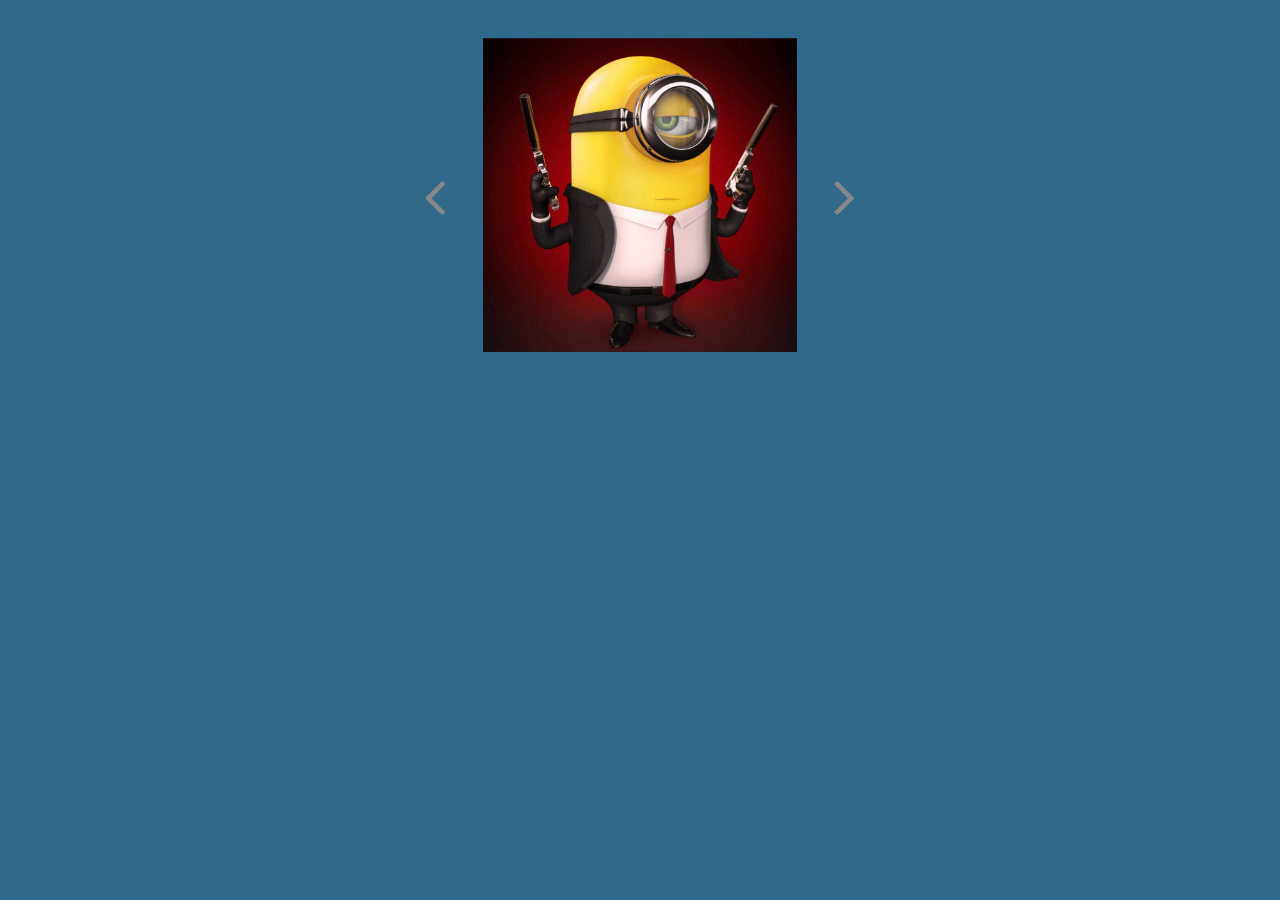
<file: 动画效果/HTML5立体式动画左右切换代码副本/index.html>
<!DOCTYPE html>
<html>
<head>
  <meta charset="UTF-8">
  <title>HTML5立体式动画左右切换代码</title>
  <link rel="stylesheet" href="css/style.css" media="screen" type="text/css" />
</head>
<body>
<!-- 代码部分begin -->
<div id="wall" class="wall">
  <div class="cube">
    <div class="side front"></div>
    <div class="side right"></div>
    <div class="side back"></div>
    <div class="side left"></div>
    <div class="side top"></div>
    <div class="side bottom"></div>
  </div>
  <div class="cube">
    <div class="side front"></div>
    <div class="side right"></div>
    <div class="side back"></div>
    <div class="side left"></div>
    <div class="side top"></div>
    <div class="side bottom"></div>
  </div>
  <div class="cube">
    <div class="side front"></div>
    <div class="side right"></div>
    <div class="side back"></div>
    <div class="side left"></div>
    <div class="side top"></div>
    <div class="side bottom"></div>
  </div>
  <div class="cube">
    <div class="side front"></div>
    <div class="side right"></div>
    <div class="side back"></div>
    <div class="side left"></div>
    <div class="side top"></div>
    <div class="side bottom"></div>
  </div>
  <div class="cube">
    <div class="side front"></div>
    <div class="side right"></div>
    <div class="side back"></div>
    <div class="side left"></div>
    <div class="side top"></div>
    <div class="side bottom"></div>
  </div>
  <div class="cube">
    <div class="side front"></div>
    <div class="side right"></div>
    <div class="side back"></div>
    <div class="side left"></div>
    <div class="side top"></div>
    <div class="side bottom"></div>
  </div>
  <div class="cube">
    <div class="side front"></div>
    <div class="side right"></div>
    <div class="side back"></div>
    <div class="side left"></div>
    <div class="side top"></div>
    <div class="side bottom"></div>
  </div>
  <div class="cube">
    <div class="side front"></div>
    <div class="side right"></div>
    <div class="side back"></div>
    <div class="side left"></div>
    <div class="side top"></div>
    <div class="side bottom"></div>
  </div>
  <div class="cube">
    <div class="side front"></div>
    <div class="side right"></div>
    <div class="side back"></div>
    <div class="side left"></div>
    <div class="side top"></div>
    <div class="side bottom"></div>
  </div>
  <div class="cube">
    <div class="side front"></div>
    <div class="side right"></div>
    <div class="side back"></div>
    <div class="side left"></div>
    <div class="side top"></div>
    <div class="side bottom"></div>
  </div>
  <div class="cube">
    <div class="side front"></div>
    <div class="side right"></div>
    <div class="side back"></div>
    <div class="side left"></div>
    <div class="side top"></div>
    <div class="side bottom"></div>
  </div>
  <div class="cube">
    <div class="side front"></div>
    <div class="side right"></div>
    <div class="side back"></div>
    <div class="side left"></div>
    <div class="side top"></div>
    <div class="side bottom"></div>
  </div>
  <div class="cube">
    <div class="side front"></div>
    <div class="side right"></div>
    <div class="side back"></div>
    <div class="side left"></div>
    <div class="side top"></div>
    <div class="side bottom"></div>
  </div>
  <div class="cube">
    <div class="side front"></div>
    <div class="side right"></div>
    <div class="side back"></div>
    <div class="side left"></div>
    <div class="side top"></div>
    <div class="side bottom"></div>
  </div>
  <div class="cube">
    <div class="side front"></div>
    <div class="side right"></div>
    <div class="side back"></div>
    <div class="side left"></div>
    <div class="side top"></div>
    <div class="side bottom"></div>
  </div>
  <div class="cube">
    <div class="side front"></div>
    <div class="side right"></div>
    <div class="side back"></div>
    <div class="side left"></div>
    <div class="side top"></div>
    <div class="side bottom"></div>
  </div>
  <div class="cube">
    <div class="side front"></div>
    <div class="side right"></div>
    <div class="side back"></div>
    <div class="side left"></div>
    <div class="side top"></div>
    <div class="side bottom"></div>
  </div>
  <div class="cube">
    <div class="side front"></div>
    <div class="side right"></div>
    <div class="side back"></div>
    <div class="side left"></div>
    <div class="side top"></div>
    <div class="side bottom"></div>
  </div>
  <div class="cube">
    <div class="side front"></div>
    <div class="side right"></div>
    <div class="side back"></div>
    <div class="side left"></div>
    <div class="side top"></div>
    <div class="side bottom"></div>
  </div>
  <div class="cube">
    <div class="side front"></div>
    <div class="side right"></div>
    <div class="side back"></div>
    <div class="side left"></div>
    <div class="side top"></div>
    <div class="side bottom"></div>
  </div>
  <div class="cube">
    <div class="side front"></div>
    <div class="side right"></div>
    <div class="side back"></div>
    <div class="side left"></div>
    <div class="side top"></div>
    <div class="side bottom"></div>
  </div>
  <div class="cube">
    <div class="side front"></div>
    <div class="side right"></div>
    <div class="side back"></div>
    <div class="side left"></div>
    <div class="side top"></div>
    <div class="side bottom"></div>
  </div>
  <div class="cube">
    <div class="side front"></div>
    <div class="side right"></div>
    <div class="side back"></div>
    <div class="side left"></div>
    <div class="side top"></div>
    <div class="side bottom"></div>
  </div>
  <div class="cube">
    <div class="side front"></div>
    <div class="side right"></div>
    <div class="side back"></div>
    <div class="side left"></div>
    <div class="side top"></div>
    <div class="side bottom"></div>
  </div>
  <div class="cube">
    <div class="side front"></div>
    <div class="side right"></div>
    <div class="side back"></div>
    <div class="side left"></div>
    <div class="side top"></div>
    <div class="side bottom"></div>
  </div>
  <div class="nav">
    <div id="prev" class="button prev">
    	<svg version="1.1" xmlns="http://www.w3.org/2000/svg" xmlns:xlink="http://www.w3.org/1999/xlink" viewBox="0 0 10 28">
        	<path d="M0.703 15q0-0.203 0.156-0.359l7.281-7.281q0.156-0.156 0.359-0.156t0.359 0.156l0.781 0.781q0.156 0.156 0.156 0.359t-0.156 0.359l-6.141 6.141 6.141 6.141q0.156 0.156 0.156 0.359t-0.156 0.359l-0.781 0.781q-0.156 0.156-0.359 0.156t-0.359-0.156l-7.281-7.281q-0.156-0.156-0.156-0.359z" fill="#000000">
            </path>
        </svg>
    </div>
    <div id="next" class="button next">
    	<svg version="1.1" xmlns="http://www.w3.org/2000/svg" xmlns:xlink="http://www.w3.org/1999/xlink" viewBox="0 0 10 28">
        	<path d="M0.203 21.5q0-0.203 0.156-0.359l6.141-6.141-6.141-6.141q-0.156-0.156-0.156-0.359t0.156-0.359l0.781-0.781q0.156-0.156 0.359-0.156t0.359 0.156l7.281 7.281q0.156 0.156 0.156 0.359t-0.156 0.359l-7.281 7.281q-0.156 0.156-0.359 0.156t-0.359-0.156l-0.781-0.781q-0.156-0.156-0.156-0.359z" fill="#000000">
            </path>
        </svg>
    </div>
  </div>
</div>
<script src="js/lanren.js"></script>
<!-- 代码部分begin -->
</body>
</html>
</file>
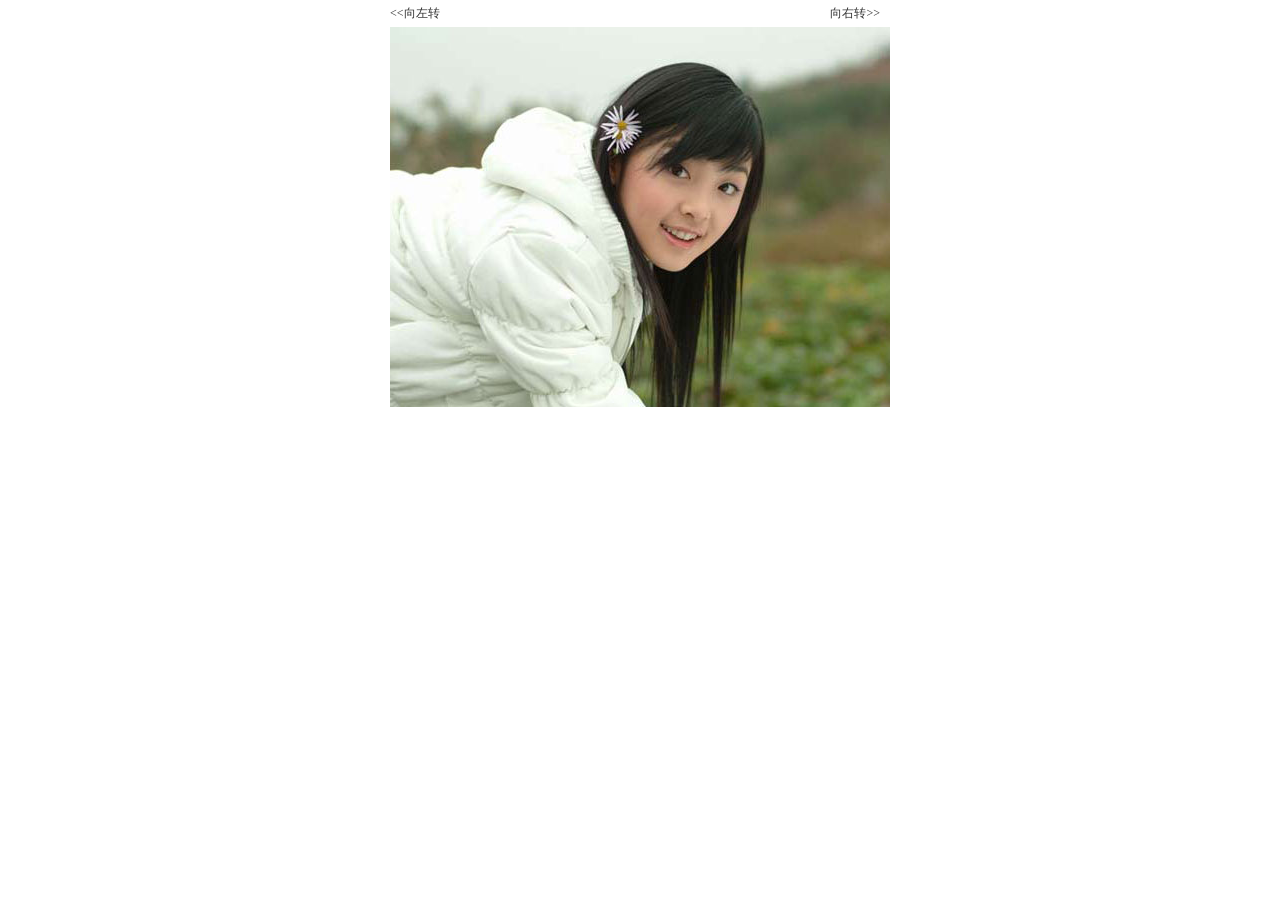
<file: 动画效果/jQuery仿新浪微博图片顺时针(逆时针)旋转效果副本/index.html>
<!DOCTYPE html PUBLIC "-//W3C//DTD XHTML 1.0 Transitional//EN" "http://www.w3.org/TR/xhtml1/DTD/xhtml1-transitional.dtd">
<html xmlns="http://www.w3.org/1999/xhtml">
<head>
<meta http-equiv="Content-Type" content="text/html; charset=utf-8" />
<title>jQuery仿新浪微博图片顺时针(逆时针)旋转效果</title>
<style>
*{ margin:0; padding:0; list-style:none;}
.lanren{width:500px; margin:0 auto; font-size:12px; overflow:hidden}
.lanren p{ overflow:hidden;}
.lanren p a{ margin:5px 0; display:inline-block; color:#333; text-decoration:none; margin-right:10px;}
.lanren .left{ float:left;}
.lanren .right{ float:right;}
.lanren .image_box{text-align:center;}
</style>
</head>
<body>

<!-- 代码部分begin -->
<div class="lanren">
	<p>
    	<a id="rotLeft" class="left" href="javascript:void(0);">&lt;&lt;向左转</a>
        <a id="rotRight" class="right" href="javascript:void(0);">向右转&gt;&gt;</a>
    </p>
	<div id="imgBox" class="image_box">
		<img id="rotImg" src="images/lanren.jpg" />
	</div>
</div>
<script src="js/jquery-1.2.6.pack.js"></script>
<script src="js/jquery.rotate.js"></script>
<script>
$(function(){
	var rot = 0;
	$("#rotRight").click(function(){
		if(rot === 360){
			rot = 0;
		}
		rot += 90;
		$("#rotImg").rotate(90);
	});
	$("#rotLeft").click(function(){
		if(rot === -360){
			rot = 0;
		}
		rot -= 90;
		$("#rotImg").rotate(-90);
	});		   
});
</script>
<!-- 代码部分end -->

</body>
</html>
</file>
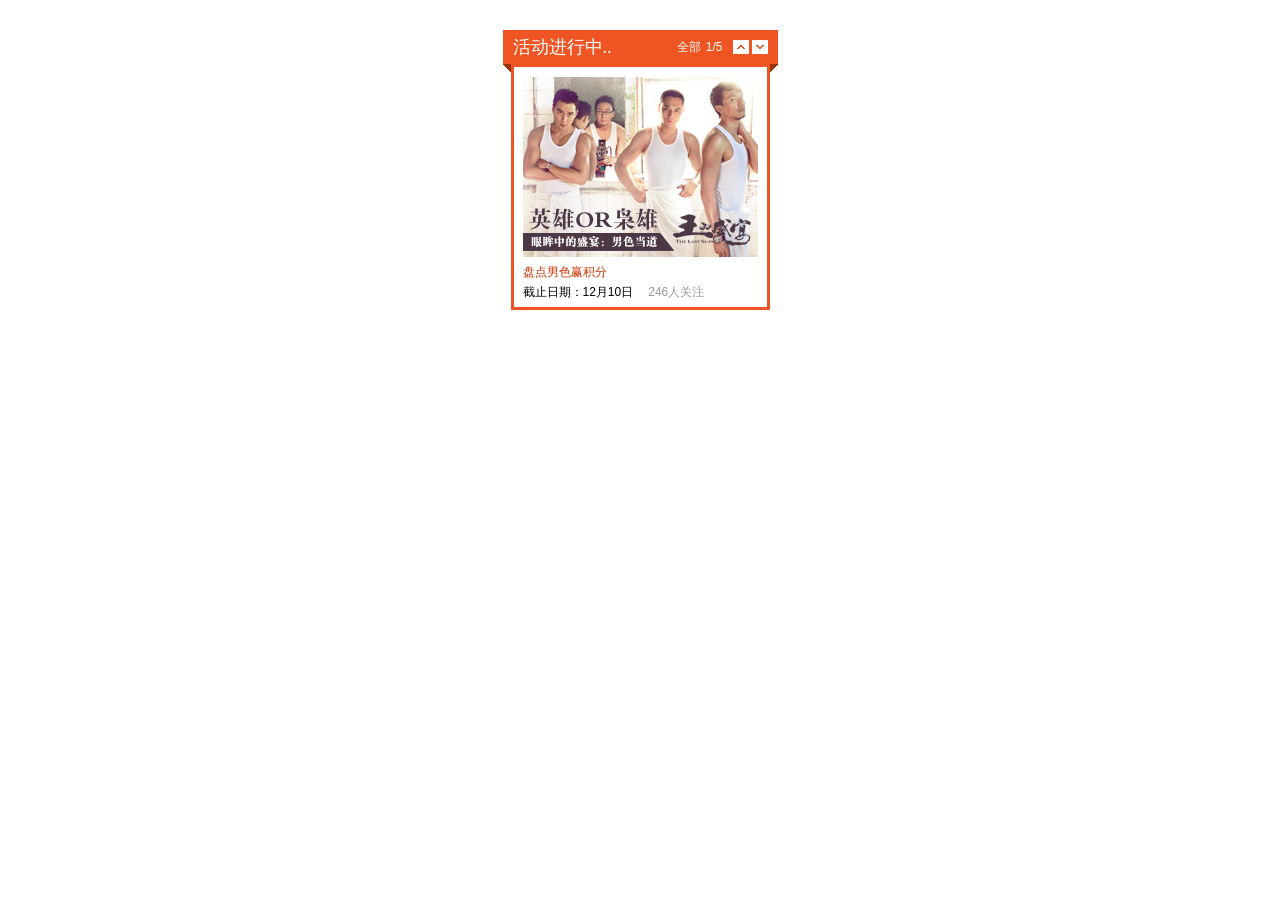
<file: 动画效果/jQuery图文上下按钮焦点切换副本/index.html>
<!DOCTYPE html PUBLIC "-//W3C//DTD XHTML 1.0 Strict//EN" "http://www.w3.org/TR/xhtml1/DTD/xhtml1-strict.dtd">
<html xmlns="http://www.w3.org/1999/xhtml">
<head>
<meta http-equiv="Content-Type" content="text/html; charset=UTF-8">
<title>jQuery图文上下按钮焦点切换</title>
<link href="css/lanren.css" rel="stylesheet" />
</head>
<body>

<!-- 代码部分begin -->
<div class="activityBox" style="margin:30px auto">
  <div class="title">
    <h2>活动进行中..</h2>
    <span class="ac_List"><a href="#">全部</a><span class="pageState"><span>1</span>/5</span></span><span class="prev"></span><span class="next"></span></div>
  <div class="content"><span class="leftZone"></span>
    <div class="contentInner">
      <div class="tempWrap" style="overflow:hidden; position:relative; height:240px">
        <ul style="position: relative; padding: 0px; margin: 0px; top: 0px;">
          <li style="height: 240px;"><a href="#" target="_blank"><img src="images/1.jpg"></a>
            <p class="mt5"><a href="#">盘点男色赢积分</a></p>
            <p>截止日期：12月10日<span>246人关注</span></p>
          </li>
          <li style="height: 240px;"><a href="#" target="_blank"><img src="images/2.jpg"></a>
            <p class="mt5"><a href="#">表白：那些没有好好说的再见</a></p>
            <p>截止日期：12月12日<span>1001人关注</span></p>
          </li>
          <li style="height: 240px;"><a href="#" target="_blank"><img src="images/3.jpg"></a>
            <p class="mt5"><a href="#">10点特价围观《王的盛宴》</a></p>
            <p>截止日期：12月04日<span>797人关注</span></p>
          </li>
          <li style="height: 240px;"><a href="#" target="_blank"><img src="images/4.jpg"></a>
            <p class="mt5"><a href="#">横扫沪上影院特价票</a></p>
            <p>截止日期：12月27日<span>892人关注</span></p>
          </li>
          <li style="height: 240px;"><a href="#" target="_blank"><img src="images/5.jpg"></a>
            <p class="mt5"><a href="#">写影评赢原版周边《少年派》</a></p>
            <p>截止日期：12月07日<span>1591人关注</span></p>
          </li>
        </ul>
      </div>
    </div>
    <span class="rightZone"></span></div>
</div>
<script src="http://www.lanrenzhijia.com/ajaxjs/jquery.min.js"></script>
<script src="js/jquery.SuperSlide.js"></script>
<script>
	jQuery(".activityBox").slide({ 
		mainCell:".contentInner ul", 
		effect:"top",
		delayTime:400
	});
</script>
<!-- 代码部分end -->

</body>
</html>
</file>
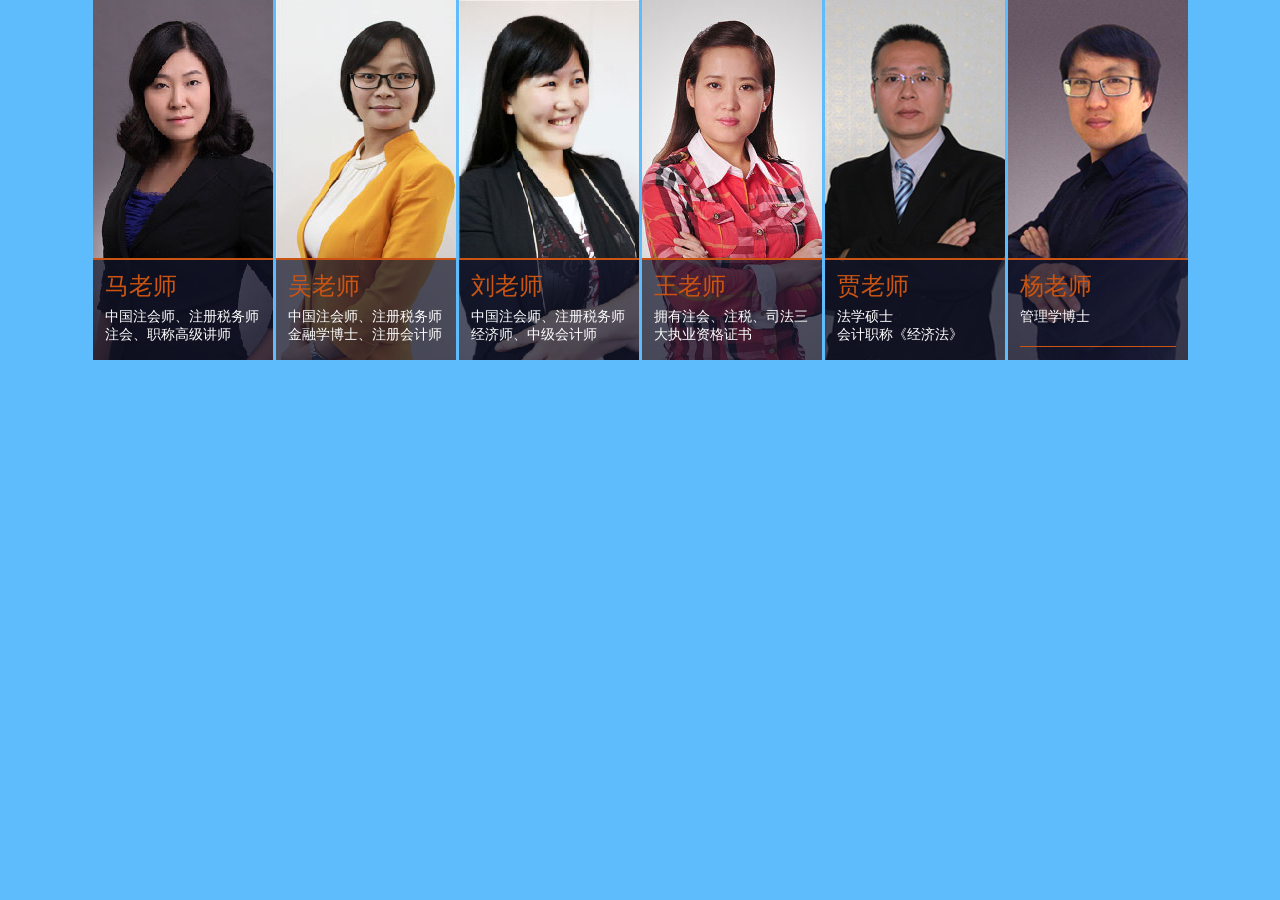
<file: 动画效果/jQuery图片列表上文字动画遮罩效果副本/index.html>
<!DOCTYPE html PUBLIC "-//W3C//DTD XHTML 1.0 Transitional//EN" "http://www.w3.org/TR/xhtml1/DTD/xhtml1-transitional.dtd">
<html xmlns="http://www.w3.org/1999/xhtml">
<head>
<meta http-equiv="Content-Type" content="text/html; charset=utf-8" />
<title>jQuery图片列表上文字动画遮罩效果</title>
<style>
*{ margin:0; padding:0; list-style:none;}
img{ border:0;}
body{ background:#5EBCFC;}

.teacher{width:1100px;height:360px;position:relative;margin:0 auto; overflow:hidden;}
.teacher .teacherPic{width:1100px;height:360px;}
.teacher .teacherPic .content{width:180px;height:360px;float:left;position:relative;overflow:hidden;margin-left:3px;}
.teacher .teacherPic .content .txt{width:156px;height:100px;background:rgba(18,21,44,0.7); position:absolute;left:0px;bottom:0px;padding:0 12px;border-top:2px solid #CB5412;}
.teacher .teacherPic .content .txt h3{color:#CB5412;font-size:24px;font-weight:100;margin:10px 0 6px 0;}
.teacher .teacherPic h4{color:#fff;font-size:14px;font-weight:100;}
.teacher .teacherPic .content .txt p{color:#fff;margin-top:20px;padding-top:12px;border-top:1px solid #CB5412;}
</style>
</head>
<body>
<!-- 代码部分begin -->
<div class="teacher">
	<div class="teacherPic">

		<div class="content">
			<img src="images/t1.jpg" width="180" height="360" />
			<div class="txt">
				<h3>马老师</h3>
				<h4>中国注会师、注册税务师<br/>注会、职称高级讲师</h4>
				<p>拥有丰富的教学和实操经验，多年的教书生涯历练了对会计学的精深把握，课程讲授，深入浅出，语言干脆利落，旁征博引，解题思路，逻辑严密，化繁为简，直击要点。</p>
			</div>
		</div>
		<div class="content">
			<img src="images/t2.jpg" width="180" height="360" />
			<div class="txt">
				<h3>吴老师</h3>
				<h4>中国注会师、注册税务师<br/>金融学博士、注册会计师</h4>
				<p>金融学博士，金融、财会专业双重思维带你深入浅出的学习CPA《财管》课程，通俗易懂的授课技巧，便捷、高效的学习方法让你信心百倍的通关CPA！</p>
			</div>
		</div>
		<div class="content">
			<img src="images/t3.jpg" width="180" height="360" />
			<div class="txt">
				<h3>刘老师</h3>
				<h4>中国注会师、注册税务师<br/>经济师、中级会计师</h4>
				<p>管理学博士，丰富的海外企管经历，理论实践相结合的教学方法，让公司战略与风险管理课程不再抽象，用企业管理思维帮你破解考试之谜！实属京城实力派注册会计师讲师！</p>
			</div>
		</div>
		<div class="content">
			<img src="images/t4.jpg" width="180" height="360" />
			<div class="txt">
				<h3>王老师</h3>
				<h4>拥有注会、注税、司法三大执业资格证书</h4>
				<p>管理学博士，丰富的海外企管经历，理论实践相结合的教学方法，让公司战略与风险管理课程不再抽象，用企业管理思维帮你破解考试之谜！、重难点把握精准，解析细致；</p>
			</div>
		</div>
		<div class="content">
			<img src="images/t5.jpg" width="180" height="360" />
			<div class="txt">
				<h3>贾老师</h3>
				<h4>法学硕士<br/>会计职称《经济法》</h4>
				<p>独创了考点讲解、重点训练、考前串讲的“三轮教学”法，为希望短期攻克经济法课程的学员指明正确的道路；对学生真诚亲切，认真负责；授课风格幽默，擅长互动式教学!</p>
			</div>
		</div>
		<div class="content">
			<img src="images/t6.jpg" width="180" height="360" />
			<div class="txt">
				<h3>杨老师</h3>
				<h4>管理学博士</h4>
				<p>管理学博士，丰富的海外企管经历，理论实践相结合的教学方法，让公司战略与风险管理课程不再抽象，用企业管理思维帮你破解考试之谜！</p>
			</div>
		</div>

	</div>
</div>
<script src="js/jquery.min.js"></script>
<script>
$(function(){
	$(".content").hover(function(){
		$(this).children(".txt").stop().animate({height:"360px"},200);
		$(this).find(".txt h3").stop().animate({paddingTop:"130"},550);
		$(this).find(".txt p").stop().show();
	},function(){
		$(this).children(".txt").stop().animate({height:"100px"},200);
		$(this).find(".txt h3").stop().animate({paddingTop:"0px"},550);
		$(this).find(".txt p").stop().hide();
	})
})
</script>
<!-- 代码部分end -->
</body>
</html>
</file>
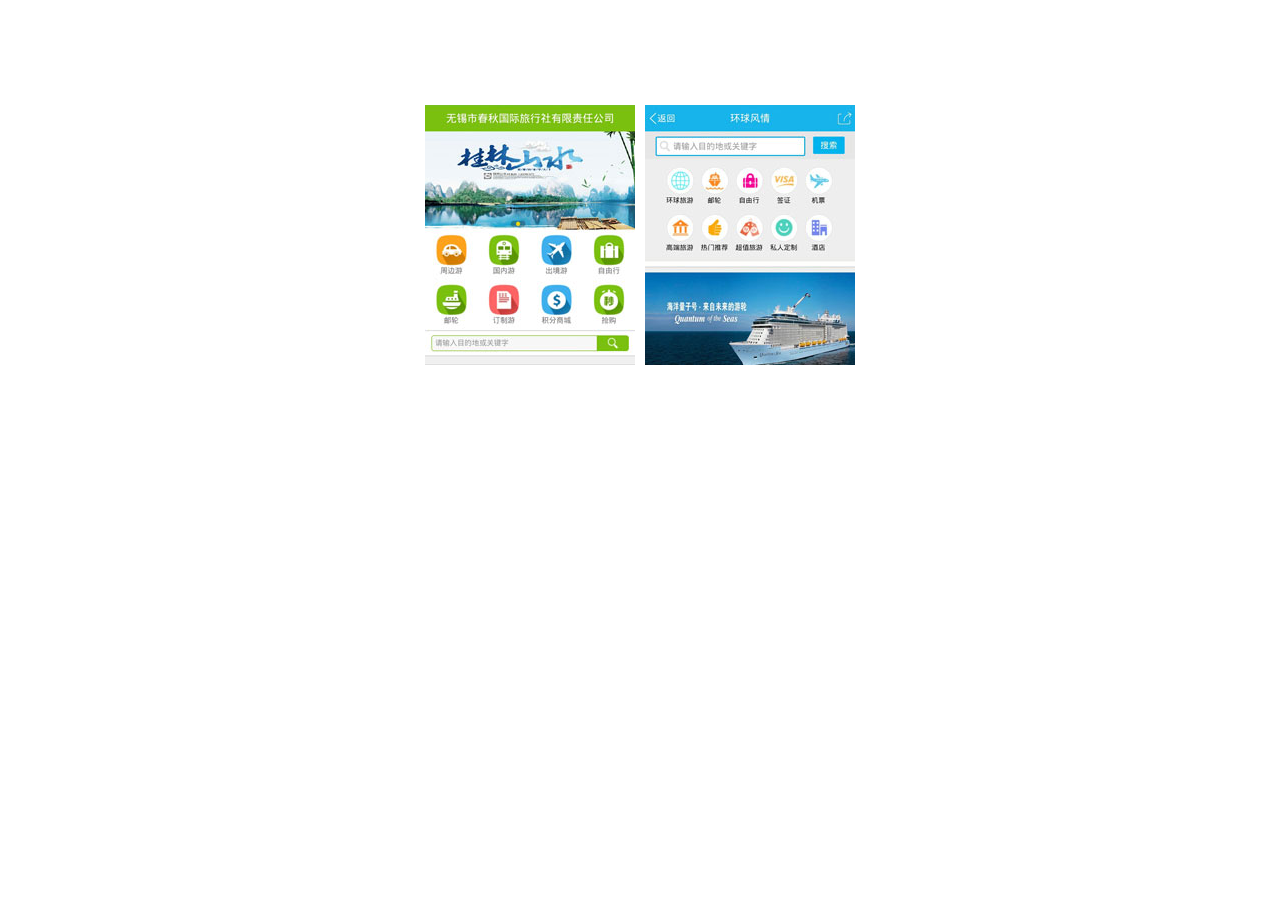
<file: 动画效果/jquery鼠标悬停显示二维码特效副本/index.html>
<!DOCTYPE html PUBLIC "-//W3C//DTD XHTML 1.0 Transitional//EN" "http://www.w3.org/TR/xhtml1/DTD/xhtml1-transitional.dtd">
<html xmlns="http://www.w3.org/1999/xhtml">
<head>
<meta http-equiv="Content-Type" content="text/html; charset=utf-8" />
<title>jquery鼠标悬停显示二维码特效</title>
<style>
*{margin:0;padding:0;list-style:none;}
.lanren{width:440px;height:260px;margin:100px auto;}
.lanren dl{width:210px;height:260px;margin:5px;overflow: hidden;float:left;position:relative;}
.lanren dl dd{display:none;cursor:pointer;}
.lanren dl dt img{position:absolute;left:0;top:0;z-index:1;}
.lanren dl dd.hide{width:220px;height:260px;position:absolute;left:0;top:0;z-index:2;background:#000;opacity:0.5;filter:alpha(opacity=50);}
.lanren dl dd.wx img{position:absolute;left:35px;top:55px;z-index:3;}
</style>
</head>
<body>
<!-- 代码部分begin -->
<div class="lanren">
    <dl>
        <dt><img src="images/1.jpg" height="260" width="210" alt="" /></dt>
        <dd class="hide"></dd>
        <dd class="wx"><img src="images/2.jpg" height="140" width="140" alt="" /></dd>
    </dl>
    <dl>
        <dt><img src="images/3.jpg" height="260" width="210" alt="" /></dt>
        <dd class="hide"></dd>
        <dd class="wx"><img src="images/4.jpg" height="140" width="140" alt="" /></dd>
    </dl>
</div>
<script src="js/jquery.min.js"></script>
<script>
$(function(){
    $(".lanren dl").hover(function(){
        $(this).find(".hide,.wx").show();
    },function(){
        $(this).find(".hide,.wx").hide();
    })
})
</script>
<!-- 代码部分end -->
</body>
</html>
</file>
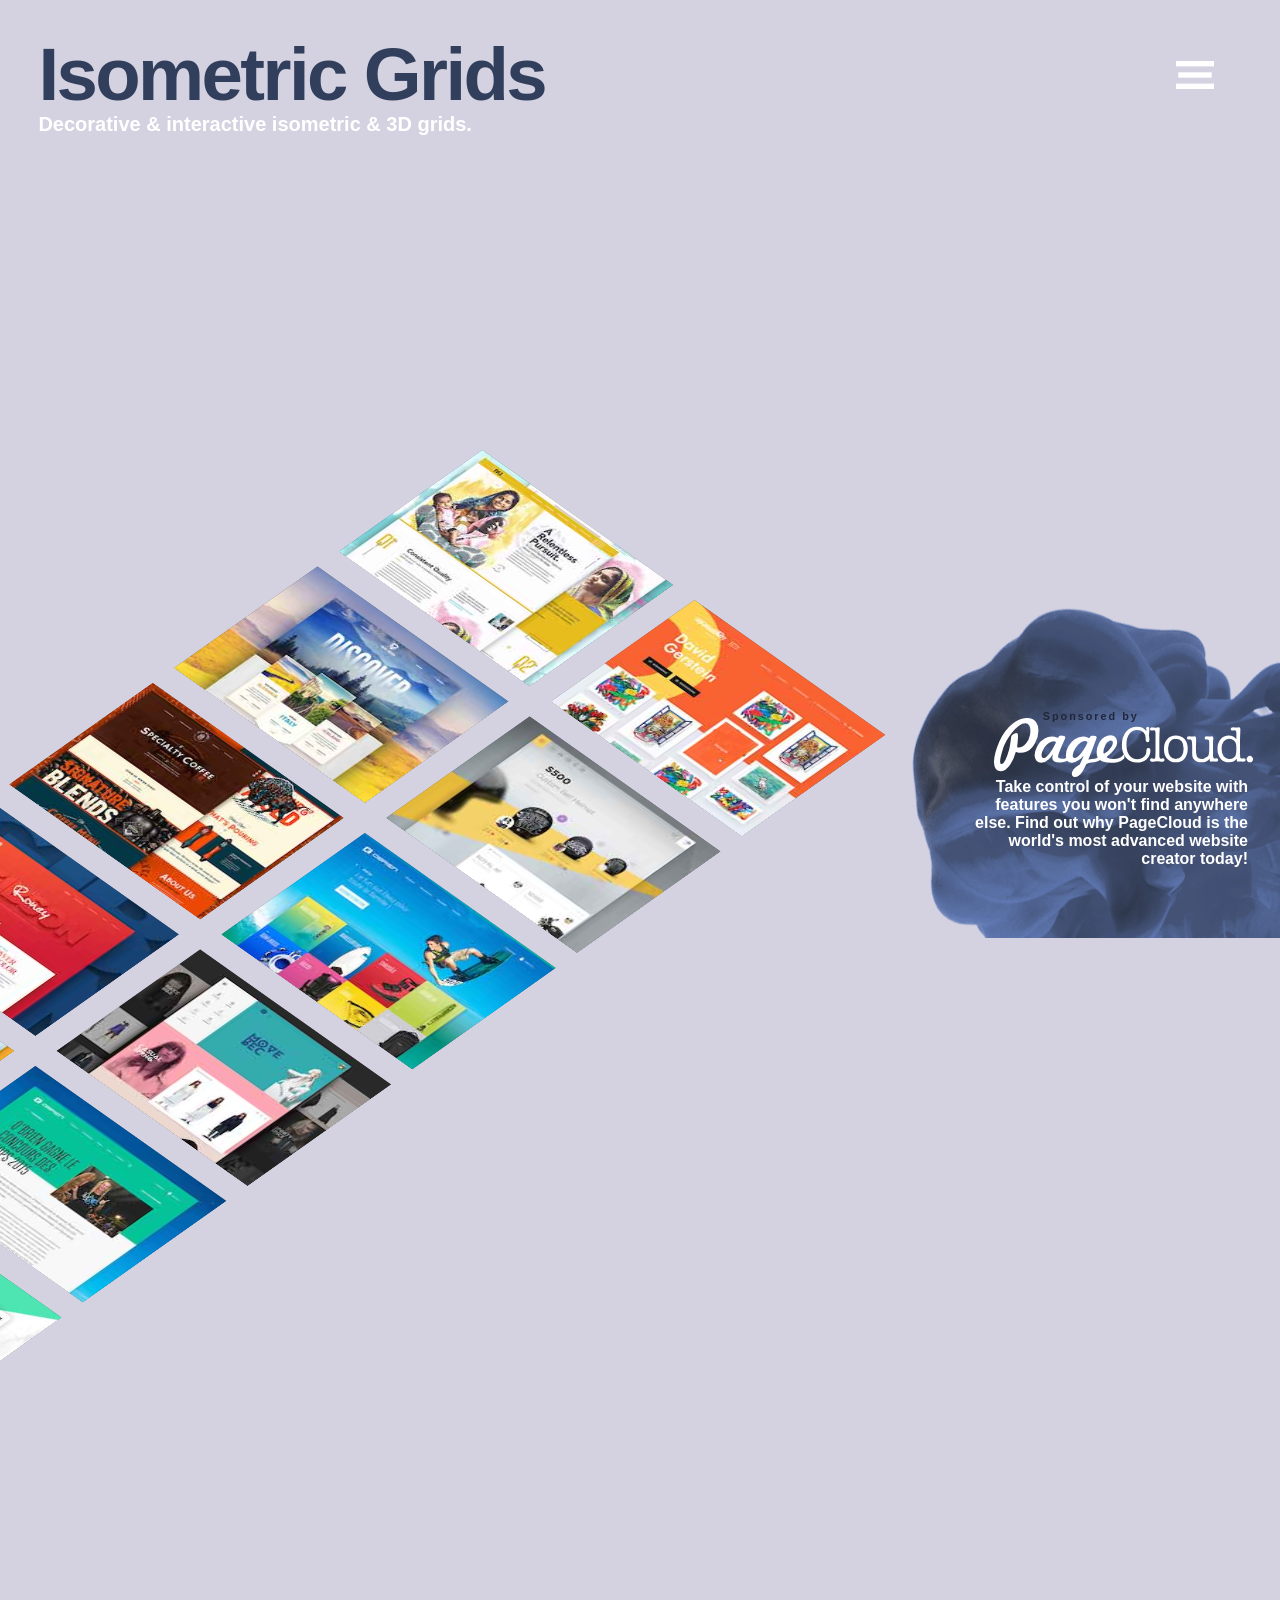
<file: 动画效果/js加CSS3立体式等距网格和三维网格效果副本/index.html>
<!DOCTYPE html>
<html lang="en" class="no-js">
	<head>
		<meta charset="UTF-8" />
		<title>js加CSS3立体式等距网格和三维网格效果</title>
		<link rel="stylesheet" type="text/css" href="css/normalize.css" />
		<link rel="stylesheet" type="text/css" href="css/demo.css" />
		<link rel="stylesheet" type="text/css" href="css/component.css" />
		<script src="js/modernizr.custom.js"></script>
	</head>
	<body class="demo-1">
		<main>
			<header class="lanren-header">
				<h1>Isometric Grids</h1>
				<p>Decorative &amp; interactive isometric &amp; 3D grids.<p>
				<button class="button-menu">
					<svg width="100%" height="100%" preserveAspectRatio="none" viewBox="0 0 67.75 43.63"><rect width="67.75" height="8.38"/><rect x="4.15" y="17.63" width="59.45" height="8.38" /><rect y="35.25" width="67.75" height="8.38"/></svg>
				</button>
			</header>
			<div class="isolayer isolayer--scroll1 isolayer--shadow">
				<ul class="grid grid--effect-flip">
					<li class="grid__item">
						<a class="grid__link" href="#/forefathers">
							<img class="grid__img layer" src="img/canvas.png" alt="Canvas Dummy" />
							<img class="grid__img layer" src="img/wireframe.png" alt="Wireframe Dummy" />
							<img class="grid__img layer" src="img/Dribbble1/1.jpg" alt="01" />
							<span class="grid__title">Forefathers</span>
						</a>
					</li>
					<li class="grid__item">
						<a class="grid__link" href="#/JulienLavallee">
							<img class="grid__img layer" src="img/canvas.png" alt="Canvas Dummy" />
							<img class="grid__img layer" src="img/wireframe.png" alt="Wireframe Dummy" />
							<img class="grid__img layer" src="img/Dribbble1/2_1.jpg" alt="021" />
							<span class="grid__title">Julien Lavallee</span>
						</a>
					</li>
					<li class="grid__item">
						<a class="grid__link" href="#/creativemints">
							<img class="grid__img layer" src="img/canvas.png" alt="Canvas Dummy" />
							<img class="grid__img layer" src="img/wireframe.png" alt="Wireframe Dummy" />
							<img class="grid__img layer" src="img/Dribbble1/3.jpg" alt="03" />
							<span class="grid__title">Mike | Creative Mints</span>
						</a>
					</li>
					<li class="grid__item">
						<a class="grid__link" href="#/Radium">
							<img class="grid__img layer" src="img/canvas.png" alt="Canvas Dummy" />
							<img class="grid__img layer" src="img/wireframe.png" alt="Wireframe Dummy" />
							<img class="grid__img layer" src="img/Dribbble1/4_2.jpg" alt="042" />
							<span class="grid__title">Cosmin Capitanu</span>
						</a>
					</li>
					<li class="grid__item">
						<a class="grid__link" href="#/forefathers">
							<img class="grid__img layer" src="img/canvas.png" alt="Canvas Dummy" />
							<img class="grid__img layer" src="img/wireframe.png" alt="Wireframe Dummy" />
							<img class="grid__img layer" src="img/Dribbble1/1_1.jpg" alt="011" />
							<span class="grid__title">Forefathers</span>
						</a>
					</li>
					<li class="grid__item">
						<a class="grid__link" href="#/JulienLavallee">
							<img class="grid__img layer" src="img/canvas.png" alt="Canvas Dummy" />
							<img class="grid__img layer" src="img/wireframe.png" alt="Wireframe Dummy" />
							<img class="grid__img layer" src="img/Dribbble1/2.jpg" alt="02" />
							<span class="grid__title">Julien Lavallee</span>
						</a>
					</li>
					<li class="grid__item">
						<a class="grid__link" href="#/creativemints">
							<img class="grid__img layer" src="img/canvas.png" alt="Canvas Dummy" />
							<img class="grid__img layer" src="img/wireframe.png" alt="Wireframe Dummy" />
							<img class="grid__img layer" src="img/Dribbble1/3_1.jpg" alt="031" />
							<span class="grid__title">Mike | Creative Mints</span>
						</a>
					</li>
					<li class="grid__item">
						<a class="grid__link" href="#/Radium">
							<img class="grid__img layer" src="img/canvas.png" alt="Canvas Dummy" />
							<img class="grid__img layer" src="img/wireframe.png" alt="Wireframe Dummy" />
							<img class="grid__img layer" src="img/Dribbble1/4.jpg" alt="04" />
							<span class="grid__title">Cosmin Capitanu</span>
						</a>
					</li>
					<li class="grid__item">
						<a class="grid__link" href="#/forefathers">
							<img class="grid__img layer" src="img/canvas.png" alt="Canvas Dummy" />
							<img class="grid__img layer" src="img/wireframe.png" alt="Wireframe Dummy" />
							<img class="grid__img layer" src="img/Dribbble1/1_2.jpg" alt="012" />
							<span class="grid__title">Forefathers</span>
						</a>
					</li>
					<li class="grid__item">
						<a class="grid__link" href="#/JulienLavallee">
							<img class="grid__img layer" src="img/canvas.png" alt="Canvas Dummy" />
							<img class="grid__img layer" src="img/wireframe.png" alt="Wireframe Dummy" />
							<img class="grid__img layer" src="img/Dribbble1/2_2.jpg" alt="022" />
							<span class="grid__title">Julien Lavallee</span>
						</a>
					</li>
					<li class="grid__item">
						<a class="grid__link" href="#/creativemints">
							<img class="grid__img layer" src="img/canvas.png" alt="Canvas Dummy" />
							<img class="grid__img layer" src="img/wireframe.png" alt="Wireframe Dummy" />
							<img class="grid__img layer" src="img/Dribbble1/3_2.jpg" alt="032" />
							<span class="grid__title">Mike | Creative Mints</span>
						</a>
					</li>
					<li class="grid__item">
						<a class="grid__link" href="#/forefathers">
							<img class="grid__img layer" src="img/canvas.png" alt="Canvas Dummy" />
							<img class="grid__img layer" src="img/wireframe.png" alt="Wireframe Dummy" />
							<img class="grid__img layer" src="img/Dribbble1/1_3.jpg" alt="013" />
							<span class="grid__title">Forefathers</span>
						</a>
					</li>
					<li class="grid__item">
						<a class="grid__link" href="#/Radium">
							<img class="grid__img layer" src="img/canvas.png" alt="Canvas Dummy" />
							<img class="grid__img layer" src="img/wireframe.png" alt="Wireframe Dummy" />
							<img class="grid__img layer" src="img/Dribbble1/4_1.jpg" alt="041" />
							<span class="grid__title">Cosmin Capitanu</span>
						</a>
					</li>
					<li class="grid__item">
						<a class="grid__link" href="#/forefathers">
							<img class="grid__img layer" src="img/canvas.png" alt="Canvas Dummy" />
							<img class="grid__img layer" src="img/wireframe.png" alt="Wireframe Dummy" />
							<img class="grid__img layer" src="img/Dribbble1/1.jpg" alt="01" />
							<span class="grid__title">Forefathers</span>
						</a>
					</li>
					<li class="grid__item">
						<a class="grid__link" href="#/JulienLavallee">
							<img class="grid__img layer" src="img/canvas.png" alt="Canvas Dummy" />
							<img class="grid__img layer" src="img/wireframe.png" alt="Wireframe Dummy" />
							<img class="grid__img layer" src="img/Dribbble1/2_1.jpg" alt="021" />
							<span class="grid__title">Julien Lavallee</span>
						</a>
					</li>
					<li class="grid__item">
						<a class="grid__link" href="#/creativemints">
							<img class="grid__img layer" src="img/canvas.png" alt="Canvas Dummy" />
							<img class="grid__img layer" src="img/wireframe.png" alt="Wireframe Dummy" />
							<img class="grid__img layer" src="img/Dribbble1/3.jpg" alt="03" />
							<span class="grid__title">Mike | Creative Mints</span>
						</a>
					</li>
					<li class="grid__item">
						<a class="grid__link" href="#/Radium">
							<img class="grid__img layer" src="img/canvas.png" alt="Canvas Dummy" />
							<img class="grid__img layer" src="img/wireframe.png" alt="Wireframe Dummy" />
							<img class="grid__img layer" src="img/Dribbble1/4_2.jpg" alt="042" />
							<span class="grid__title">Cosmin Capitanu</span>
						</a>
					</li>
					<li class="grid__item">
						<a class="grid__link" href="#/forefathers">
							<img class="grid__img layer" src="img/canvas.png" alt="Canvas Dummy" />
							<img class="grid__img layer" src="img/wireframe.png" alt="Wireframe Dummy" />
							<img class="grid__img layer" src="img/Dribbble1/1_1.jpg" alt="011" />
							<span class="grid__title">Forefathers</span>
						</a>
					</li>
					<li class="grid__item">
						<a class="grid__link" href="#/JulienLavallee">
							<img class="grid__img layer" src="img/canvas.png" alt="Canvas Dummy" />
							<img class="grid__img layer" src="img/wireframe.png" alt="Wireframe Dummy" />
							<img class="grid__img layer" src="img/Dribbble1/2.jpg" alt="02" />
							<span class="grid__title">Julien Lavallee</span>
						</a>
					</li>
					<li class="grid__item">
						<a class="grid__link" href="#/creativemints">
							<img class="grid__img layer" src="img/canvas.png" alt="Canvas Dummy" />
							<img class="grid__img layer" src="img/wireframe.png" alt="Wireframe Dummy" />
							<img class="grid__img layer" src="img/Dribbble1/3_1.jpg" alt="031" />
							<span class="grid__title">Mike | Creative Mints</span>
						</a>
					</li>
					<li class="grid__item">
						<a class="grid__link" href="#/Radium">
							<img class="grid__img layer" src="img/canvas.png" alt="Canvas Dummy" />
							<img class="grid__img layer" src="img/wireframe.png" alt="Wireframe Dummy" />
							<img class="grid__img layer" src="img/Dribbble1/4.jpg" alt="04" />
							<span class="grid__title">Cosmin Capitanu</span>
						</a>
					</li>
					<li class="grid__item">
						<a class="grid__link" href="#/forefathers">
							<img class="grid__img layer" src="img/canvas.png" alt="Canvas Dummy" />
							<img class="grid__img layer" src="img/wireframe.png" alt="Wireframe Dummy" />
							<img class="grid__img layer" src="img/Dribbble1/1_2.jpg" alt="012" />
							<span class="grid__title">Forefathers</span>
						</a>
					</li>
					<li class="grid__item">
						<a class="grid__link" href="#/JulienLavallee">
							<img class="grid__img layer" src="img/canvas.png" alt="Canvas Dummy" />
							<img class="grid__img layer" src="img/wireframe.png" alt="Wireframe Dummy" />
							<img class="grid__img layer" src="img/Dribbble1/2_2.jpg" alt="022" />
							<span class="grid__title">Julien Lavallee</span>
						</a>
					</li>
					<li class="grid__item">
						<a class="grid__link" href="#/creativemints">
							<img class="grid__img layer" src="img/canvas.png" alt="Canvas Dummy" />
							<img class="grid__img layer" src="img/wireframe.png" alt="Wireframe Dummy" />
							<img class="grid__img layer" src="img/Dribbble1/3_2.jpg" alt="032" />
							<span class="grid__title">Mike | Creative Mints</span>
						</a>
					</li>
					<li class="grid__item">
						<a class="grid__link" href="#/forefathers">
							<img class="grid__img layer" src="img/canvas.png" alt="Canvas Dummy" />
							<img class="grid__img layer" src="img/wireframe.png" alt="Wireframe Dummy" />
							<img class="grid__img layer" src="img/Dribbble1/1_3.jpg" alt="013" />
							<span class="grid__title">Forefathers</span>
						</a>
					</li>
					<li class="grid__item">
						<a class="grid__link" href="#/Radium">
							<img class="grid__img layer" src="img/canvas.png" alt="Canvas Dummy" />
							<img class="grid__img layer" src="img/wireframe.png" alt="Wireframe Dummy" />
							<img class="grid__img layer" src="img/Dribbble1/4_1.jpg" alt="041" />
							<span class="grid__title">Cosmin Capitanu</span>
						</a>
					</li>
					<li class="grid__item">
						<a class="grid__link" href="#/forefathers">
							<img class="grid__img layer" src="img/canvas.png" alt="Canvas Dummy" />
							<img class="grid__img layer" src="img/wireframe.png" alt="Wireframe Dummy" />
							<img class="grid__img layer" src="img/Dribbble1/1.jpg" alt="01" />
							<span class="grid__title">Forefathers</span>
						</a>
					</li>
					<li class="grid__item">
						<a class="grid__link" href="#/JulienLavallee">
							<img class="grid__img layer" src="img/canvas.png" alt="Canvas Dummy" />
							<img class="grid__img layer" src="img/wireframe.png" alt="Wireframe Dummy" />
							<img class="grid__img layer" src="img/Dribbble1/2_1.jpg" alt="021" />
							<span class="grid__title">Julien Lavallee</span>
						</a>
					</li>
					<li class="grid__item">
						<a class="grid__link" href="#/creativemints">
							<img class="grid__img layer" src="img/canvas.png" alt="Canvas Dummy" />
							<img class="grid__img layer" src="img/wireframe.png" alt="Wireframe Dummy" />
							<img class="grid__img layer" src="img/Dribbble1/3.jpg" alt="03" />
							<span class="grid__title">Mike | Creative Mints</span>
						</a>
					</li>
					<li class="grid__item">
						<a class="grid__link" href="#/Radium">
							<img class="grid__img layer" src="img/canvas.png" alt="Canvas Dummy" />
							<img class="grid__img layer" src="img/wireframe.png" alt="Wireframe Dummy" />
							<img class="grid__img layer" src="img/Dribbble1/4_2.jpg" alt="042" />
							<span class="grid__title">Cosmin Capitanu</span>
						</a>
					</li>
					<li class="grid__item">
						<a class="grid__link" href="#/forefathers">
							<img class="grid__img layer" src="img/canvas.png" alt="Canvas Dummy" />
							<img class="grid__img layer" src="img/wireframe.png" alt="Wireframe Dummy" />
							<img class="grid__img layer" src="img/Dribbble1/1_1.jpg" alt="011" />
							<span class="grid__title">Forefathers</span>
						</a>
					</li>
					<li class="grid__item">
						<a class="grid__link" href="#/JulienLavallee">
							<img class="grid__img layer" src="img/canvas.png" alt="Canvas Dummy" />
							<img class="grid__img layer" src="img/wireframe.png" alt="Wireframe Dummy" />
							<img class="grid__img layer" src="img/Dribbble1/2.jpg" alt="02" />
							<span class="grid__title">Julien Lavallee</span>
						</a>
					</li>
					<li class="grid__item">
						<a class="grid__link" href="#/creativemints">
							<img class="grid__img layer" src="img/canvas.png" alt="Canvas Dummy" />
							<img class="grid__img layer" src="img/wireframe.png" alt="Wireframe Dummy" />
							<img class="grid__img layer" src="img/Dribbble1/3_1.jpg" alt="031" />
							<span class="grid__title">Mike | Creative Mints</span>
						</a>
					</li>
					<li class="grid__item">
						<a class="grid__link" href="#/Radium">
							<img class="grid__img layer" src="img/canvas.png" alt="Canvas Dummy" />
							<img class="grid__img layer" src="img/wireframe.png" alt="Wireframe Dummy" />
							<img class="grid__img layer" src="img/Dribbble1/4.jpg" alt="04" />
							<span class="grid__title">Cosmin Capitanu</span>
						</a>
					</li>
					<li class="grid__item">
						<a class="grid__link" href="#/forefathers">
							<img class="grid__img layer" src="img/canvas.png" alt="Canvas Dummy" />
							<img class="grid__img layer" src="img/wireframe.png" alt="Wireframe Dummy" />
							<img class="grid__img layer" src="img/Dribbble1/1_2.jpg" alt="012" />
							<span class="grid__title">Forefathers</span>
						</a>
					</li>
					<li class="grid__item">
						<a class="grid__link" href="#/JulienLavallee">
							<img class="grid__img layer" src="img/canvas.png" alt="Canvas Dummy" />
							<img class="grid__img layer" src="img/wireframe.png" alt="Wireframe Dummy" />
							<img class="grid__img layer" src="img/Dribbble1/2_2.jpg" alt="022" />
							<span class="grid__title">Julien Lavallee</span>
						</a>
					</li>
					<li class="grid__item">
						<a class="grid__link" href="#/creativemints">
							<img class="grid__img layer" src="img/canvas.png" alt="Canvas Dummy" />
							<img class="grid__img layer" src="img/wireframe.png" alt="Wireframe Dummy" />
							<img class="grid__img layer" src="img/Dribbble1/3_2.jpg" alt="032" />
							<span class="grid__title">Mike | Creative Mints</span>
						</a>
					</li>
					<li class="grid__item">
						<a class="grid__link" href="#/forefathers">
							<img class="grid__img layer" src="img/canvas.png" alt="Canvas Dummy" />
							<img class="grid__img layer" src="img/wireframe.png" alt="Wireframe Dummy" />
							<img class="grid__img layer" src="img/Dribbble1/1_3.jpg" alt="013" />
							<span class="grid__title">Forefathers</span>
						</a>
					</li>
					<li class="grid__item">
						<a class="grid__link" href="#/Radium">
							<img class="grid__img layer" src="img/canvas.png" alt="Canvas Dummy" />
							<img class="grid__img layer" src="img/wireframe.png" alt="Wireframe Dummy" />
							<img class="grid__img layer" src="img/Dribbble1/4_1.jpg" alt="041" />
							<span class="grid__title">Cosmin Capitanu</span>
						</a>
					</li>
					<li class="grid__item">
						<a class="grid__link" href="#/forefathers">
							<img class="grid__img layer" src="img/canvas.png" alt="Canvas Dummy" />
							<img class="grid__img layer" src="img/wireframe.png" alt="Wireframe Dummy" />
							<img class="grid__img layer" src="img/Dribbble1/1.jpg" alt="01" />
							<span class="grid__title">Forefathers</span>
						</a>
					</li>
					<li class="grid__item">
						<a class="grid__link" href="#/JulienLavallee">
							<img class="grid__img layer" src="img/canvas.png" alt="Canvas Dummy" />
							<img class="grid__img layer" src="img/wireframe.png" alt="Wireframe Dummy" />
							<img class="grid__img layer" src="img/Dribbble1/2_1.jpg" alt="021" />
							<span class="grid__title">Julien Lavallee</span>
						</a>
					</li>
					<li class="grid__item">
						<a class="grid__link" href="#/creativemints">
							<img class="grid__img layer" src="img/canvas.png" alt="Canvas Dummy" />
							<img class="grid__img layer" src="img/wireframe.png" alt="Wireframe Dummy" />
							<img class="grid__img layer" src="img/Dribbble1/3.jpg" alt="03" />
							<span class="grid__title">Mike | Creative Mints</span>
						</a>
					</li>
					<li class="grid__item">
						<a class="grid__link" href="#/Radium">
							<img class="grid__img layer" src="img/canvas.png" alt="Canvas Dummy" />
							<img class="grid__img layer" src="img/wireframe.png" alt="Wireframe Dummy" />
							<img class="grid__img layer" src="img/Dribbble1/4_2.jpg" alt="042" />
							<span class="grid__title">Cosmin Capitanu</span>
						</a>
					</li>
					<li class="grid__item">
						<a class="grid__link" href="#/forefathers">
							<img class="grid__img layer" src="img/canvas.png" alt="Canvas Dummy" />
							<img class="grid__img layer" src="img/wireframe.png" alt="Wireframe Dummy" />
							<img class="grid__img layer" src="img/Dribbble1/1_1.jpg" alt="011" />
							<span class="grid__title">Forefathers</span>
						</a>
					</li>
					<li class="grid__item">
						<a class="grid__link" href="#/JulienLavallee">
							<img class="grid__img layer" src="img/canvas.png" alt="Canvas Dummy" />
							<img class="grid__img layer" src="img/wireframe.png" alt="Wireframe Dummy" />
							<img class="grid__img layer" src="img/Dribbble1/2.jpg" alt="02" />
							<span class="grid__title">Julien Lavallee</span>
						</a>
					</li>
					<li class="grid__item">
						<a class="grid__link" href="#/creativemints">
							<img class="grid__img layer" src="img/canvas.png" alt="Canvas Dummy" />
							<img class="grid__img layer" src="img/wireframe.png" alt="Wireframe Dummy" />
							<img class="grid__img layer" src="img/Dribbble1/3_1.jpg" alt="031" />
							<span class="grid__title">Mike | Creative Mints</span>
						</a>
					</li>
					<li class="grid__item">
						<a class="grid__link" href="#/Radium">
							<img class="grid__img layer" src="img/canvas.png" alt="Canvas Dummy" />
							<img class="grid__img layer" src="img/wireframe.png" alt="Wireframe Dummy" />
							<img class="grid__img layer" src="img/Dribbble1/4.jpg" alt="04" />
							<span class="grid__title">Cosmin Capitanu</span>
						</a>
					</li>
					<li class="grid__item">
						<a class="grid__link" href="#/forefathers">
							<img class="grid__img layer" src="img/canvas.png" alt="Canvas Dummy" />
							<img class="grid__img layer" src="img/wireframe.png" alt="Wireframe Dummy" />
							<img class="grid__img layer" src="img/Dribbble1/1_2.jpg" alt="012" />
							<span class="grid__title">Forefathers</span>
						</a>
					</li>
					<li class="grid__item">
						<a class="grid__link" href="#/JulienLavallee">
							<img class="grid__img layer" src="img/canvas.png" alt="Canvas Dummy" />
							<img class="grid__img layer" src="img/wireframe.png" alt="Wireframe Dummy" />
							<img class="grid__img layer" src="img/Dribbble1/2_2.jpg" alt="022" />
							<span class="grid__title">Julien Lavallee</span>
						</a>
					</li>
					<li class="grid__item">
						<a class="grid__link" href="#/creativemints">
							<img class="grid__img layer" src="img/canvas.png" alt="Canvas Dummy" />
							<img class="grid__img layer" src="img/wireframe.png" alt="Wireframe Dummy" />
							<img class="grid__img layer" src="img/Dribbble1/3_2.jpg" alt="032" />
							<span class="grid__title">Mike | Creative Mints</span>
						</a>
					</li>
					<li class="grid__item">
						<a class="grid__link" href="#/forefathers">
							<img class="grid__img layer" src="img/canvas.png" alt="Canvas Dummy" />
							<img class="grid__img layer" src="img/wireframe.png" alt="Wireframe Dummy" />
							<img class="grid__img layer" src="img/Dribbble1/1_3.jpg" alt="013" />
							<span class="grid__title">Forefathers</span>
						</a>
					</li>
					<li class="grid__item">
						<a class="grid__link" href="#/Radium">
							<img class="grid__img layer" src="img/canvas.png" alt="Canvas Dummy" />
							<img class="grid__img layer" src="img/wireframe.png" alt="Wireframe Dummy" />
							<img class="grid__img layer" src="img/Dribbble1/4_1.jpg" alt="041" />
							<span class="grid__title">Cosmin Capitanu</span>
						</a>
					</li>
					<li class="grid__item">
						<a class="grid__link" href="#/forefathers">
							<img class="grid__img layer" src="img/canvas.png" alt="Canvas Dummy" />
							<img class="grid__img layer" src="img/wireframe.png" alt="Wireframe Dummy" />
							<img class="grid__img layer" src="img/Dribbble1/1.jpg" alt="01" />
							<span class="grid__title">Forefathers</span>
						</a>
					</li>
					<li class="grid__item">
						<a class="grid__link" href="#/JulienLavallee">
							<img class="grid__img layer" src="img/canvas.png" alt="Canvas Dummy" />
							<img class="grid__img layer" src="img/wireframe.png" alt="Wireframe Dummy" />
							<img class="grid__img layer" src="img/Dribbble1/2_1.jpg" alt="021" />
							<span class="grid__title">Julien Lavallee</span>
						</a>
					</li>
					<li class="grid__item">
						<a class="grid__link" href="#/creativemints">
							<img class="grid__img layer" src="img/canvas.png" alt="Canvas Dummy" />
							<img class="grid__img layer" src="img/wireframe.png" alt="Wireframe Dummy" />
							<img class="grid__img layer" src="img/Dribbble1/3.jpg" alt="03" />
							<span class="grid__title">Mike | Creative Mints</span>
						</a>
					</li>
					<li class="grid__item">
						<a class="grid__link" href="#/Radium">
							<img class="grid__img layer" src="img/canvas.png" alt="Canvas Dummy" />
							<img class="grid__img layer" src="img/wireframe.png" alt="Wireframe Dummy" />
							<img class="grid__img layer" src="img/Dribbble1/4_2.jpg" alt="042" />
							<span class="grid__title">Cosmin Capitanu</span>
						</a>
					</li>
					<li class="grid__item">
						<a class="grid__link" href="#/forefathers">
							<img class="grid__img layer" src="img/canvas.png" alt="Canvas Dummy" />
							<img class="grid__img layer" src="img/wireframe.png" alt="Wireframe Dummy" />
							<img class="grid__img layer" src="img/Dribbble1/1_1.jpg" alt="011" />
							<span class="grid__title">Forefathers</span>
						</a>
					</li>
					<li class="grid__item">
						<a class="grid__link" href="#/JulienLavallee">
							<img class="grid__img layer" src="img/canvas.png" alt="Canvas Dummy" />
							<img class="grid__img layer" src="img/wireframe.png" alt="Wireframe Dummy" />
							<img class="grid__img layer" src="img/Dribbble1/2.jpg" alt="02" />
							<span class="grid__title">Julien Lavallee</span>
						</a>
					</li>
					<li class="grid__item">
						<a class="grid__link" href="#/creativemints">
							<img class="grid__img layer" src="img/canvas.png" alt="Canvas Dummy" />
							<img class="grid__img layer" src="img/wireframe.png" alt="Wireframe Dummy" />
							<img class="grid__img layer" src="img/Dribbble1/3_1.jpg" alt="031" />
							<span class="grid__title">Mike | Creative Mints</span>
						</a>
					</li>
					<li class="grid__item">
						<a class="grid__link" href="#/Radium">
							<img class="grid__img layer" src="img/canvas.png" alt="Canvas Dummy" />
							<img class="grid__img layer" src="img/wireframe.png" alt="Wireframe Dummy" />
							<img class="grid__img layer" src="img/Dribbble1/4.jpg" alt="04" />
							<span class="grid__title">Cosmin Capitanu</span>
						</a>
					</li>
					<li class="grid__item">
						<a class="grid__link" href="#/forefathers">
							<img class="grid__img layer" src="img/canvas.png" alt="Canvas Dummy" />
							<img class="grid__img layer" src="img/wireframe.png" alt="Wireframe Dummy" />
							<img class="grid__img layer" src="img/Dribbble1/1_2.jpg" alt="012" />
							<span class="grid__title">Forefathers</span>
						</a>
					</li>
					<li class="grid__item">
						<a class="grid__link" href="#/JulienLavallee">
							<img class="grid__img layer" src="img/canvas.png" alt="Canvas Dummy" />
							<img class="grid__img layer" src="img/wireframe.png" alt="Wireframe Dummy" />
							<img class="grid__img layer" src="img/Dribbble1/2_2.jpg" alt="022" />
							<span class="grid__title">Julien Lavallee</span>
						</a>
					</li>
					<li class="grid__item">
						<a class="grid__link" href="#/creativemints">
							<img class="grid__img layer" src="img/canvas.png" alt="Canvas Dummy" />
							<img class="grid__img layer" src="img/wireframe.png" alt="Wireframe Dummy" />
							<img class="grid__img layer" src="img/Dribbble1/3_2.jpg" alt="032" />
							<span class="grid__title">Mike | Creative Mints</span>
						</a>
					</li>
					<li class="grid__item">
						<a class="grid__link" href="#/forefathers">
							<img class="grid__img layer" src="img/canvas.png" alt="Canvas Dummy" />
							<img class="grid__img layer" src="img/wireframe.png" alt="Wireframe Dummy" />
							<img class="grid__img layer" src="img/Dribbble1/1_3.jpg" alt="013" />
							<span class="grid__title">Forefathers</span>
						</a>
					</li>
					<li class="grid__item">
						<a class="grid__link" href="#/Radium">
							<img class="grid__img layer" src="img/canvas.png" alt="Canvas Dummy" />
							<img class="grid__img layer" src="img/wireframe.png" alt="Wireframe Dummy" />
							<img class="grid__img layer" src="img/Dribbble1/4_1.jpg" alt="041" />
							<span class="grid__title">Cosmin Capitanu</span>
						</a>
					</li>
					<li class="grid__item">
						<a class="grid__link" href="#/forefathers">
							<img class="grid__img layer" src="img/canvas.png" alt="Canvas Dummy" />
							<img class="grid__img layer" src="img/wireframe.png" alt="Wireframe Dummy" />
							<img class="grid__img layer" src="img/Dribbble1/1.jpg" alt="01" />
							<span class="grid__title">Forefathers</span>
						</a>
					</li>
					<li class="grid__item">
						<a class="grid__link" href="#/JulienLavallee">
							<img class="grid__img layer" src="img/canvas.png" alt="Canvas Dummy" />
							<img class="grid__img layer" src="img/wireframe.png" alt="Wireframe Dummy" />
							<img class="grid__img layer" src="img/Dribbble1/2_1.jpg" alt="021" />
							<span class="grid__title">Julien Lavallee</span>
						</a>
					</li>
					<li class="grid__item">
						<a class="grid__link" href="#/creativemints">
							<img class="grid__img layer" src="img/canvas.png" alt="Canvas Dummy" />
							<img class="grid__img layer" src="img/wireframe.png" alt="Wireframe Dummy" />
							<img class="grid__img layer" src="img/Dribbble1/3.jpg" alt="03" />
							<span class="grid__title">Mike | Creative Mints</span>
						</a>
					</li>
					<li class="grid__item">
						<a class="grid__link" href="#/Radium">
							<img class="grid__img layer" src="img/canvas.png" alt="Canvas Dummy" />
							<img class="grid__img layer" src="img/wireframe.png" alt="Wireframe Dummy" />
							<img class="grid__img layer" src="img/Dribbble1/4_2.jpg" alt="042" />
							<span class="grid__title">Cosmin Capitanu</span>
						</a>
					</li>
					<li class="grid__item">
						<a class="grid__link" href="#/forefathers">
							<img class="grid__img layer" src="img/canvas.png" alt="Canvas Dummy" />
							<img class="grid__img layer" src="img/wireframe.png" alt="Wireframe Dummy" />
							<img class="grid__img layer" src="img/Dribbble1/1_1.jpg" alt="011" />
							<span class="grid__title">Forefathers</span>
						</a>
					</li>
					<li class="grid__item">
						<a class="grid__link" href="#/JulienLavallee">
							<img class="grid__img layer" src="img/canvas.png" alt="Canvas Dummy" />
							<img class="grid__img layer" src="img/wireframe.png" alt="Wireframe Dummy" />
							<img class="grid__img layer" src="img/Dribbble1/2.jpg" alt="02" />
							<span class="grid__title">Julien Lavallee</span>
						</a>
					</li>
					<li class="grid__item">
						<a class="grid__link" href="#/creativemints">
							<img class="grid__img layer" src="img/canvas.png" alt="Canvas Dummy" />
							<img class="grid__img layer" src="img/wireframe.png" alt="Wireframe Dummy" />
							<img class="grid__img layer" src="img/Dribbble1/3_1.jpg" alt="031" />
							<span class="grid__title">Mike | Creative Mints</span>
						</a>
					</li>
					<li class="grid__item">
						<a class="grid__link" href="#/Radium">
							<img class="grid__img layer" src="img/canvas.png" alt="Canvas Dummy" />
							<img class="grid__img layer" src="img/wireframe.png" alt="Wireframe Dummy" />
							<img class="grid__img layer" src="img/Dribbble1/4.jpg" alt="04" />
							<span class="grid__title">Cosmin Capitanu</span>
						</a>
					</li>
					<li class="grid__item">
						<a class="grid__link" href="#/forefathers">
							<img class="grid__img layer" src="img/canvas.png" alt="Canvas Dummy" />
							<img class="grid__img layer" src="img/wireframe.png" alt="Wireframe Dummy" />
							<img class="grid__img layer" src="img/Dribbble1/1_2.jpg" alt="012" />
							<span class="grid__title">Forefathers</span>
						</a>
					</li>
					<li class="grid__item">
						<a class="grid__link" href="#/JulienLavallee">
							<img class="grid__img layer" src="img/canvas.png" alt="Canvas Dummy" />
							<img class="grid__img layer" src="img/wireframe.png" alt="Wireframe Dummy" />
							<img class="grid__img layer" src="img/Dribbble1/2_2.jpg" alt="022" />
							<span class="grid__title">Julien Lavallee</span>
						</a>
					</li>
					<li class="grid__item">
						<a class="grid__link" href="#/creativemints">
							<img class="grid__img layer" src="img/canvas.png" alt="Canvas Dummy" />
							<img class="grid__img layer" src="img/wireframe.png" alt="Wireframe Dummy" />
							<img class="grid__img layer" src="img/Dribbble1/3_2.jpg" alt="032" />
							<span class="grid__title">Mike | Creative Mints</span>
						</a>
					</li>
					<li class="grid__item">
						<a class="grid__link" href="#/forefathers">
							<img class="grid__img layer" src="img/canvas.png" alt="Canvas Dummy" />
							<img class="grid__img layer" src="img/wireframe.png" alt="Wireframe Dummy" />
							<img class="grid__img layer" src="img/Dribbble1/1_3.jpg" alt="013" />
							<span class="grid__title">Forefathers</span>
						</a>
					</li>
					<li class="grid__item">
						<a class="grid__link" href="#/Radium">
							<img class="grid__img layer" src="img/canvas.png" alt="Canvas Dummy" />
							<img class="grid__img layer" src="img/wireframe.png" alt="Wireframe Dummy" />
							<img class="grid__img layer" src="img/Dribbble1/4_1.jpg" alt="041" />
							<span class="grid__title">Cosmin Capitanu</span>
						</a>
					</li>
					<li class="grid__item">
						<a class="grid__link" href="#/creativemints">
							<img class="grid__img layer" src="img/canvas.png" alt="Canvas Dummy" />
							<img class="grid__img layer" src="img/wireframe.png" alt="Wireframe Dummy" />
							<img class="grid__img layer" src="img/Dribbble1/3_2.jpg" alt="032" />
							<span class="grid__title">Mike | Creative Mints</span>
						</a>
					</li>
					<li class="grid__item">
						<a class="grid__link" href="#/forefathers">
							<img class="grid__img layer" src="img/canvas.png" alt="Canvas Dummy" />
							<img class="grid__img layer" src="img/wireframe.png" alt="Wireframe Dummy" />
							<img class="grid__img layer" src="img/Dribbble1/1_3.jpg" alt="013" />
							<span class="grid__title">Forefathers</span>
						</a>
					</li>
					<li class="grid__item">
						<a class="grid__link" href="#/Radium">
							<img class="grid__img layer" src="img/canvas.png" alt="Canvas Dummy" />
							<img class="grid__img layer" src="img/wireframe.png" alt="Wireframe Dummy" />
							<img class="grid__img layer" src="img/Dribbble1/4_1.jpg" alt="041" />
							<span class="grid__title">Cosmin Capitanu</span>
						</a>
					</li>
					<li class="grid__item">
						<a class="grid__link" href="#/forefathers">
							<img class="grid__img layer" src="img/canvas.png" alt="Canvas Dummy" />
							<img class="grid__img layer" src="img/wireframe.png" alt="Wireframe Dummy" />
							<img class="grid__img layer" src="img/Dribbble1/1.jpg" alt="01" />
							<span class="grid__title">Forefathers</span>
						</a>
					</li>
					<li class="grid__item">
						<a class="grid__link" href="#/JulienLavallee">
							<img class="grid__img layer" src="img/canvas.png" alt="Canvas Dummy" />
							<img class="grid__img layer" src="img/wireframe.png" alt="Wireframe Dummy" />
							<img class="grid__img layer" src="img/Dribbble1/2_1.jpg" alt="021" />
							<span class="grid__title">Julien Lavallee</span>
						</a>
					</li>
					<li class="grid__item">
						<a class="grid__link" href="#/creativemints">
							<img class="grid__img layer" src="img/canvas.png" alt="Canvas Dummy" />
							<img class="grid__img layer" src="img/wireframe.png" alt="Wireframe Dummy" />
							<img class="grid__img layer" src="img/Dribbble1/3.jpg" alt="03" />
							<span class="grid__title">Mike | Creative Mints</span>
						</a>
					</li>
					<li class="grid__item">
						<a class="grid__link" href="#/Radium">
							<img class="grid__img layer" src="img/canvas.png" alt="Canvas Dummy" />
							<img class="grid__img layer" src="img/wireframe.png" alt="Wireframe Dummy" />
							<img class="grid__img layer" src="img/Dribbble1/4_2.jpg" alt="042" />
							<span class="grid__title">Cosmin Capitanu</span>
						</a>
					</li>
					<li class="grid__item">
						<a class="grid__link" href="#/forefathers">
							<img class="grid__img layer" src="img/canvas.png" alt="Canvas Dummy" />
							<img class="grid__img layer" src="img/wireframe.png" alt="Wireframe Dummy" />
							<img class="grid__img layer" src="img/Dribbble1/1_1.jpg" alt="011" />
							<span class="grid__title">Forefathers</span>
						</a>
					</li>
					<li class="grid__item">
						<a class="grid__link" href="#/JulienLavallee">
							<img class="grid__img layer" src="img/canvas.png" alt="Canvas Dummy" />
							<img class="grid__img layer" src="img/wireframe.png" alt="Wireframe Dummy" />
							<img class="grid__img layer" src="img/Dribbble1/2.jpg" alt="02" />
							<span class="grid__title">Julien Lavallee</span>
						</a>
					</li>
					<li class="grid__item">
						<a class="grid__link" href="#/creativemints">
							<img class="grid__img layer" src="img/canvas.png" alt="Canvas Dummy" />
							<img class="grid__img layer" src="img/wireframe.png" alt="Wireframe Dummy" />
							<img class="grid__img layer" src="img/Dribbble1/3_1.jpg" alt="031" />
							<span class="grid__title">Mike | Creative Mints</span>
						</a>
					</li>
					<li class="grid__item">
						<a class="grid__link" href="#/Radium">
							<img class="grid__img layer" src="img/canvas.png" alt="Canvas Dummy" />
							<img class="grid__img layer" src="img/wireframe.png" alt="Wireframe Dummy" />
							<img class="grid__img layer" src="img/Dribbble1/4.jpg" alt="04" />
							<span class="grid__title">Cosmin Capitanu</span>
						</a>
					</li>
					<li class="grid__item">
						<a class="grid__link" href="#/forefathers">
							<img class="grid__img layer" src="img/canvas.png" alt="Canvas Dummy" />
							<img class="grid__img layer" src="img/wireframe.png" alt="Wireframe Dummy" />
							<img class="grid__img layer" src="img/Dribbble1/1_2.jpg" alt="012" />
							<span class="grid__title">Forefathers</span>
						</a>
					</li>
					<li class="grid__item">
						<a class="grid__link" href="#/JulienLavallee">
							<img class="grid__img layer" src="img/canvas.png" alt="Canvas Dummy" />
							<img class="grid__img layer" src="img/wireframe.png" alt="Wireframe Dummy" />
							<img class="grid__img layer" src="img/Dribbble1/2_2.jpg" alt="022" />
							<span class="grid__title">Julien Lavallee</span>
						</a>
					</li>
					<li class="grid__item">
						<a class="grid__link" href="#/creativemints">
							<img class="grid__img layer" src="img/canvas.png" alt="Canvas Dummy" />
							<img class="grid__img layer" src="img/wireframe.png" alt="Wireframe Dummy" />
							<img class="grid__img layer" src="img/Dribbble1/3_2.jpg" alt="032" />
							<span class="grid__title">Mike | Creative Mints</span>
						</a>
					</li>
					<li class="grid__item">
						<a class="grid__link" href="#/forefathers">
							<img class="grid__img layer" src="img/canvas.png" alt="Canvas Dummy" />
							<img class="grid__img layer" src="img/wireframe.png" alt="Wireframe Dummy" />
							<img class="grid__img layer" src="img/Dribbble1/1_3.jpg" alt="013" />
							<span class="grid__title">Forefathers</span>
						</a>
					</li>
					<li class="grid__item">
						<a class="grid__link" href="#/Radium">
							<img class="grid__img layer" src="img/canvas.png" alt="Canvas Dummy" />
							<img class="grid__img layer" src="img/wireframe.png" alt="Wireframe Dummy" />
							<img class="grid__img layer" src="img/Dribbble1/4_1.jpg" alt="041" />
							<span class="grid__title">Cosmin Capitanu</span>
						</a>
					</li>
				</ul>
			</div>
		</main>
		<a class="pater" href="#">
			<h2 class="pater__title" aria-label="PageCloud"><img src="img/PageCloud_logo.svg" alt="PageCloud Logo"/></h2>
			<p class="pater__desc">Take control of your website with features you won't find anywhere else. Find out why PageCloud is the world's most advanced website creator today!</p>
		</a>
		<script src="js/imagesloaded.pkgd.min.js"></script>
		<script src="js/masonry.pkgd.min.js"></script>
		<script src="js/dynamics.min.js"></script>
		<script src="js/classie.js"></script>
		<script src="js/animOnScroll.js"></script>
		<script src="js/main.js"></script>
		<script>
		(function() {
			function getRandomInt(min, max) {
				return Math.floor(Math.random() * (max - min + 1)) + min;
			}

			[].slice.call(document.querySelectorAll('.isolayer')).forEach(function(el) {
				new IsoGrid(el, {
					type : 'scrollable',
					transform : 'translateX(-15vw) translateY(275px) rotateX(45deg) rotateZ(45deg)',
					stackItemsAnimation : {
						properties : function(pos) {
							return {
								translateZ: (pos+1) * 50,
								rotateZ: getRandomInt(-3, 3)
							};
						},
						options : function(pos, itemstotal) {
							return {
								type: dynamics.bezier,
								duration: 500,
								points: [{"x":0,"y":0,"cp":[{"x":0.2,"y":1}]},{"x":1,"y":1,"cp":[{"x":0.3,"y":1}]}],
								//delay: (itemstotal-pos-1)*40
							};
						}
					},
					onGridLoaded : function() {
						classie.add(document.body, 'grid-loaded');
					}
				});
			});
		})();
		</script>
	</body>
</html>
</file>
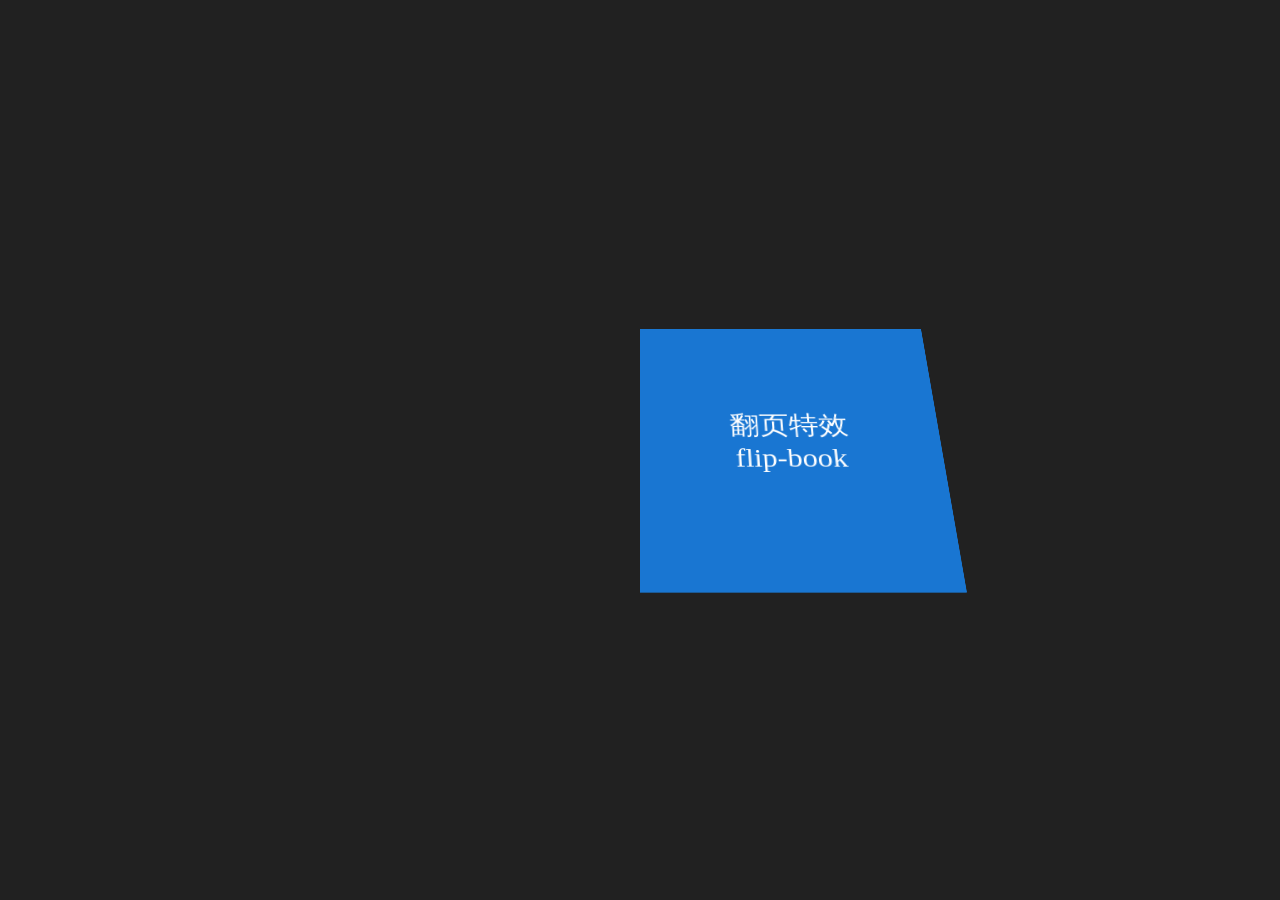
<file: 动画效果/一个简单好看的纯CSS3翻书效果副本/index.html>
<!DOCTYPE html>
<html lang="en">
<head>
	<meta charset="UTF-8">
	<title>一个简单好看的纯CSS3翻书效果</title>
	<link rel="stylesheet" href="css/style.css">
</head>
<body>
	<!-- 代码部分begin -->
	<!-- 书的主体 -->
	<div class="book preserve-3d">
		<!-- 书的最后一页 -->
		<div class="book-page-box book-page-4 preserve-3d">
			<div class="book-page page-front">
				<p>第三页</p>
			</div>
		</div>
		<!-- 书的第三页 -->
		<div class="book-page-box book-page-3 preserve-3d flip-animation-3">
			<div class="book-page page-front">
				<p>第二页</p>
			</div>
		</div>
		<!-- 书的第二页 -->
		<div class="book-page-box book-page-2 preserve-3d flip-animation-2">
			<div class="book-page page-front">
				<p>第一页</p>
			</div>
		</div>
		<!-- 书的封面 -->
		<div class="book-page-box book-page-1 preserve-3d flip-animation-1">
			<div class="book-page page-front">
				<p>
					翻页特效
					<br>
					flip-book
				</p>
			</div>
		</div>
	</div>
	<!-- 代码部分end -->
</body>
</html>
</file>
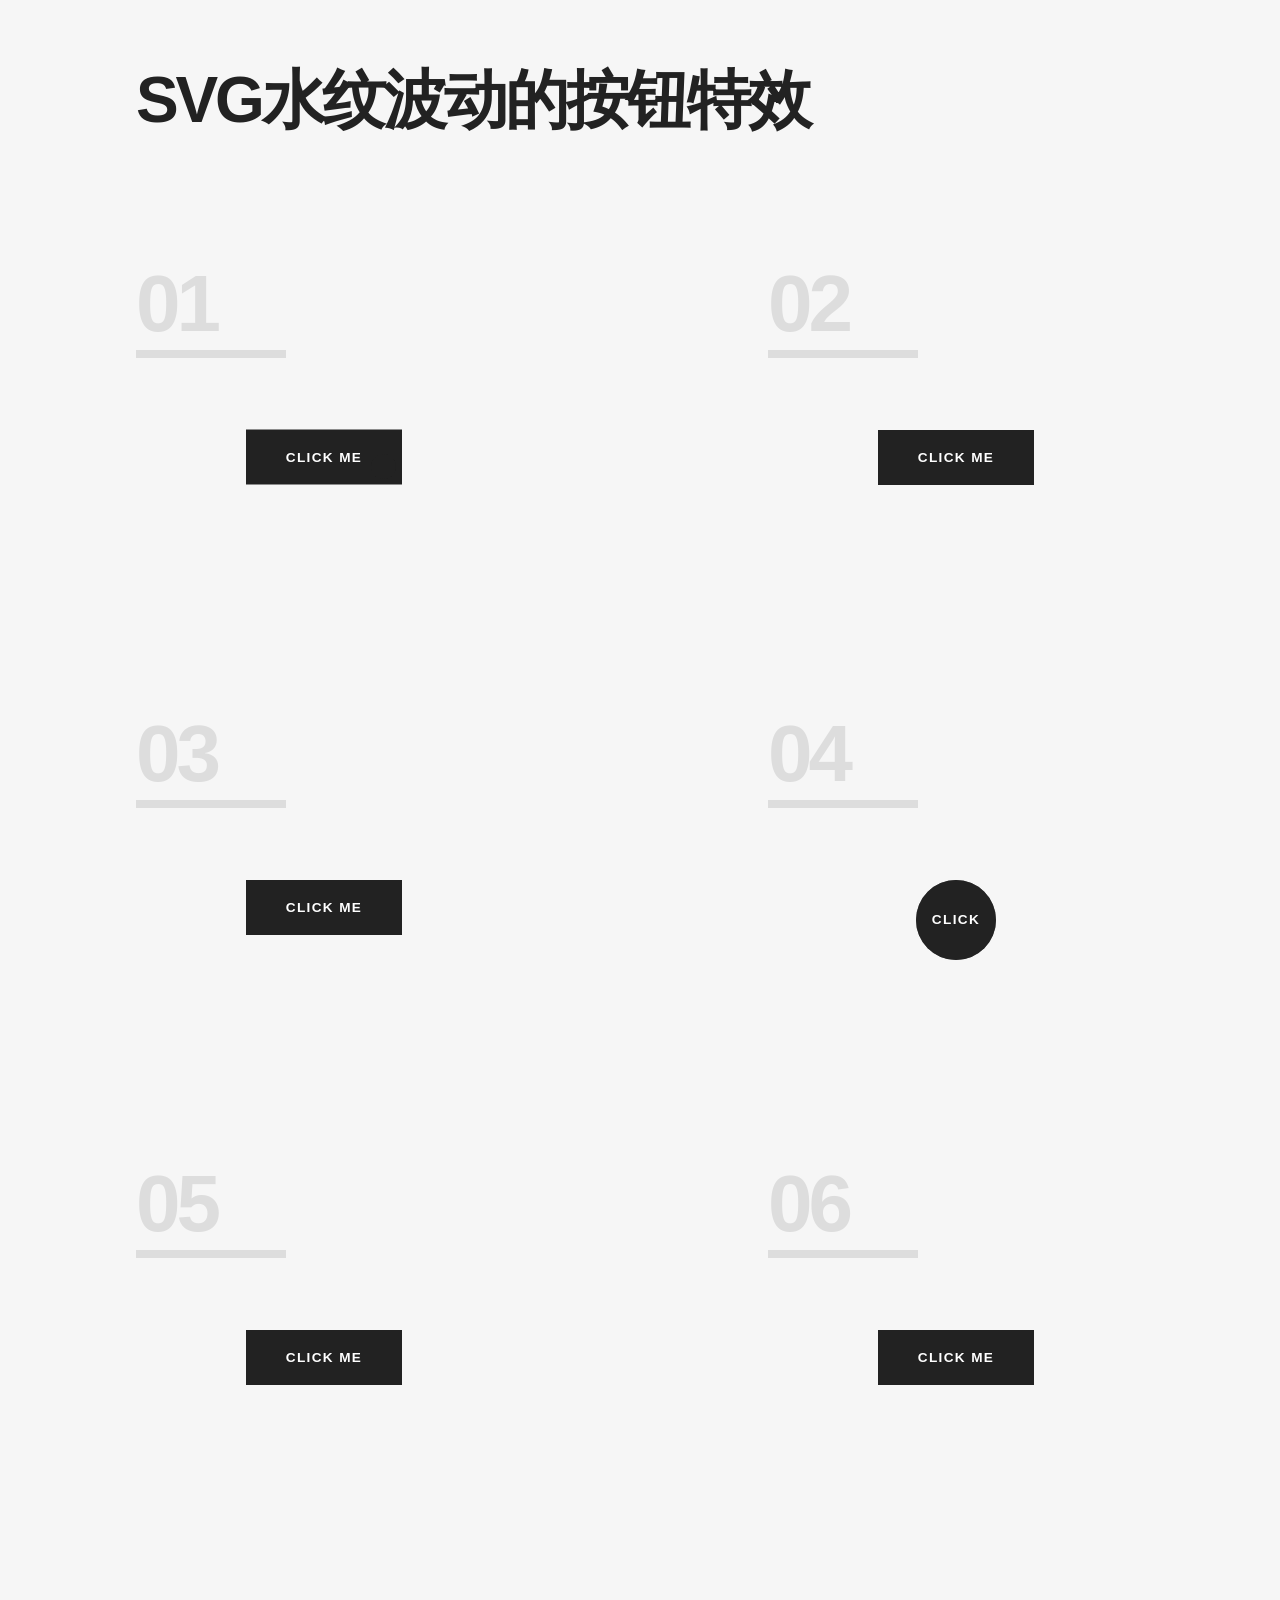
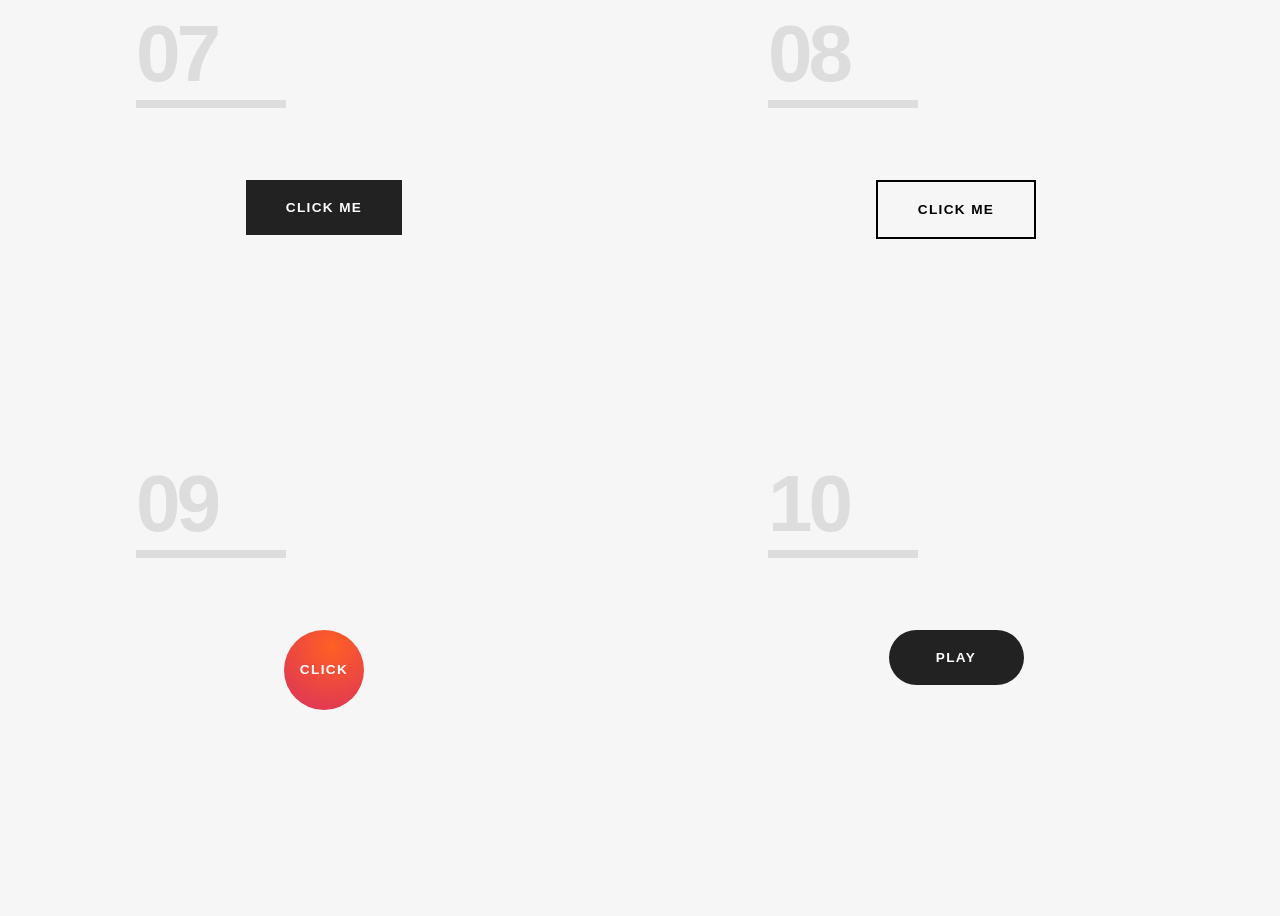
<file: 动画效果/动画按钮副本/index.html>
<!DOCTYPE html>
<html lang="en">
	<head>
		<meta charset="UTF-8" />
		<title>SVG水纹波动的按钮特效</title>
		<!--<link rel="stylesheet" type="text/css" href="css/normalize.css" />-->
		<link rel="stylesheet" type="text/css" href="css/main.css" />
	</head>
	<body>
		<div class="container">
			<header class="codrops-header">
				<h1>SVG水纹波动的按钮特效</h1>
			</header>
			<div class="content">
				<section class="section">
					<h3 class="section__title">01</h3>
					<svg class="svg-filters">
						<defs>
							<filter id="filter-goo-1">
								<!-- 高斯模糊 -->
								<!-- stdDeviation 属性可定义模糊的程度
								in="SourceGraphic" 这个部分定义了由整个图像创建效果 -->
								<feGaussianBlur in="SourceGraphic" stdDeviation="7" result="blur" ></feGaussianBlur>
								<!--feColorMatrix过滤器-->
								<!--matrix方法  就是模拟数学中的矩阵乘法,将颜色的值(rgba)表示成为一个四维空间向量来进行变换操作的 -->
								<feColorMatrix in="blur" mode="matrix" values="1 0 0 0 0  0 1 0 0 0  0 0 1 0 0  0 0 0 19 -9" result="goo"></feColorMatrix>
								<!--动画的水纹波动样式-->
								<feComposite in="SourceGraphic" in2="goo"></feComposite>
							</filter>
						</defs>
					</svg>
					<button id="component-1" class="button button--1">Click me
						<span class="button__container">
							<span class="circle top-left"></span>
							<span class="circle top-left"></span>
							<span class="circle top-left"></span>
							<span class="button__bg"></span>
							<span class="circle bottom-right"></span>
							<span class="circle bottom-right"></span>
							<span class="circle bottom-right"></span>
						</span>
					</button>
				</section>
				<section class="section">
					<h3 class="section__title">02</h3>
					<svg class="svg-filters">
						<defs>
							<filter id="filter-goo-2">
								<feGaussianBlur in="SourceGraphic" stdDeviation="7" result="blur"></feGaussianBlur>
								<feColorMatrix in="blur" mode="matrix" values="1 0 0 0 0  0 1 0 0 0  0 0 1 0 0  0 0 0 19 -9" result="goo"></feColorMatrix>
								<feComposite in="SourceGraphic" in2="goo"></feComposite>
							</filter>
						</defs>
					</svg>
					<button id="component-2" class="button button--2">Click me
						<span class="button__bg"></span>
					</button>
				</section>
				<section class="section">
					<h3 class="section__title">03</h3>
					<svg class="svg-filters">
						<defs>
							<filter id="filter-goo-3">
								<feGaussianBlur in="SourceGraphic" stdDeviation="7" result="blur"></feGaussianBlur>
								<feColorMatrix in="blur" mode="matrix" values="1 0 0 0 0  0 1 0 0 0  0 0 1 0 0  0 0 0 19 -9" result="goo"></feColorMatrix>
								<feComposite in="SourceGraphic" in2="goo"></feComposite>
							</filter>
						</defs>
					</svg>
					<button id="component-3" class="button button--2 button--3">Click me
						<span class="button__bg"></span>
					</button>
				</section>
				<section class="section">
					<h3 class="section__title">04</h3>
					<svg class="svg-filters">
						<defs>
							<filter id="filter-goo-4">
								<feGaussianBlur in="SourceGraphic" stdDeviation="7" result="blur"></feGaussianBlur>
								<feColorMatrix in="blur" mode="matrix" values="1 0 0 0 0  0 1 0 0 0  0 0 1 0 0  0 0 0 19 -9" result="goo"></feColorMatrix>
							</filter>
						</defs>
					</svg>
					<button id="component-4" class="button button--4">click
						<span class="button__bg">
						<span class="blob"></span>
						<span class="blob"></span>
						<span class="blob"></span>
						<span class="blob"></span>
						</span>
					</button>
				</section>
				<section class="section">
					<h3 class="section__title">05</h3>
					<svg class="svg-filters">
						<defs>
							<filter id="filter-glitch-1">
								<feTurbulence type="fractalNoise" baseFrequency="0.000001" numOctaves="1" result="warp"></feTurbulence>
								<feOffset dx="-90" dy="-90" result="warpOffset"></feOffset>
								<feDisplacementMap xChannelSelector="R" yChannelSelector="G" scale="30" in="SourceGraphic" in2="warpOffset"></feDisplacementMap>
							</filter>
						</defs>
					</svg>
					<button id="component-5" class="button button--5">Click me</button>
				</section>
				<section class="section">
					<h3 class="section__title">06</h3>
					<svg class="svg-filters">
						<defs>
							<filter id="filter-glitch-2">
								<feTurbulence type="fractalNoise" baseFrequency="0.000001" numOctaves="1" result="warp"></feTurbulence>
								<feOffset dx="-90" dy="-90" result="warpOffset"></feOffset>
								<feDisplacementMap xChannelSelector="R" yChannelSelector="G" scale="30" in="SourceGraphic" in2="warpOffset"></feDisplacementMap>
							</filter>
						</defs>
					</svg>
					<button id="component-6" class="button button--6">Click me</button>
				</section>
				<section class="section">
					<h3 class="section__title">07</h3>
					<svg class="svg-filters">
						<defs>
							<filter id="filter-glitch-3">
								<feTurbulence type="fractalNoise" baseFrequency="0.000001" numOctaves="1" result="warp"></feTurbulence>
								<feOffset dx="-90" dy="-90" result="warpOffset"></feOffset>
								<feDisplacementMap xChannelSelector="R" yChannelSelector="G" scale="30" in="SourceGraphic" in2="warpOffset"></feDisplacementMap>
							</filter>
						</defs>
					</svg>
					<button id="component-7" class="button button--7">Click me</button>
				</section>
				<section class="section">
					<h3 class="section__title">08</h3>
					<svg class="svg-filters">
						<defs>
							<filter id="filter-ripple-1">
								<feImage xlink:href="img/ripple.png" x="30" y="20" width="0" height="0" result="ripple"></feImage>
								<feDisplacementMap xChannelSelector="R" yChannelSelector="G" color-interpolation-filters="sRGB" in="SourceGraphic" in2="ripple" scale="20" result="dm"></feDisplacementMap>
								<feComposite operator="in" in2="ripple"></feComposite>
								<feComposite in2="SourceGraphic"></feComposite>
							</filter>
						</defs>
					</svg>
					<button id="component-8" class="button button--8">Click me</button>
				</section>
				<section class="section">
					<h3 class="section__title">09</h3>
					<svg class="svg-filters">
						<defs>
							<filter id="filter-ripple-2">
								<feImage xlink:href="img/ripple.png" x="30" y="20" width="0" height="0" result="ripple"></feImage>
								<feDisplacementMap xChannelSelector="R" yChannelSelector="G" color-interpolation-filters="sRGB" in="SourceGraphic" in2="ripple" scale="20" result="dm"></feDisplacementMap>
								<feComposite operator="in" in2="ripple"></feComposite>
								<feComposite in2="SourceGraphic"></feComposite>
							</filter>
						</defs>
					</svg>
					<button id="component-9" class="button button--9">Click</button>
				</section>
				<section class="section">
					<h3 class="section__title">10</h3>
					<svg class="svg-filters">
						<defs>
							<filter id="filter-music">
								<feTurbulence type="fractalNoise" baseFrequency="0.000001" numOctaves="1" result="warp"></feTurbulence>
								<feOffset dx="0" dy="-90" result="warpOffset"></feOffset>
								<feDisplacementMap xChannelSelector="R" yChannelSelector="G" scale="30" in="SourceGraphic" in2="warpOffset"></feDisplacementMap>
							</filter>
						</defs>
					</svg>
					<button id="component-10" class="button button--10">
						<span class="button__text">Play</span>
						<span class="button__bg"></span>
					</button>
				</section>
			</div>
		</div>
	</body>
	<!-- /container -->
	<script src="js/TweenMax.min.js"></script>
	<script src="js/main.js"></script>
</html>
</file>
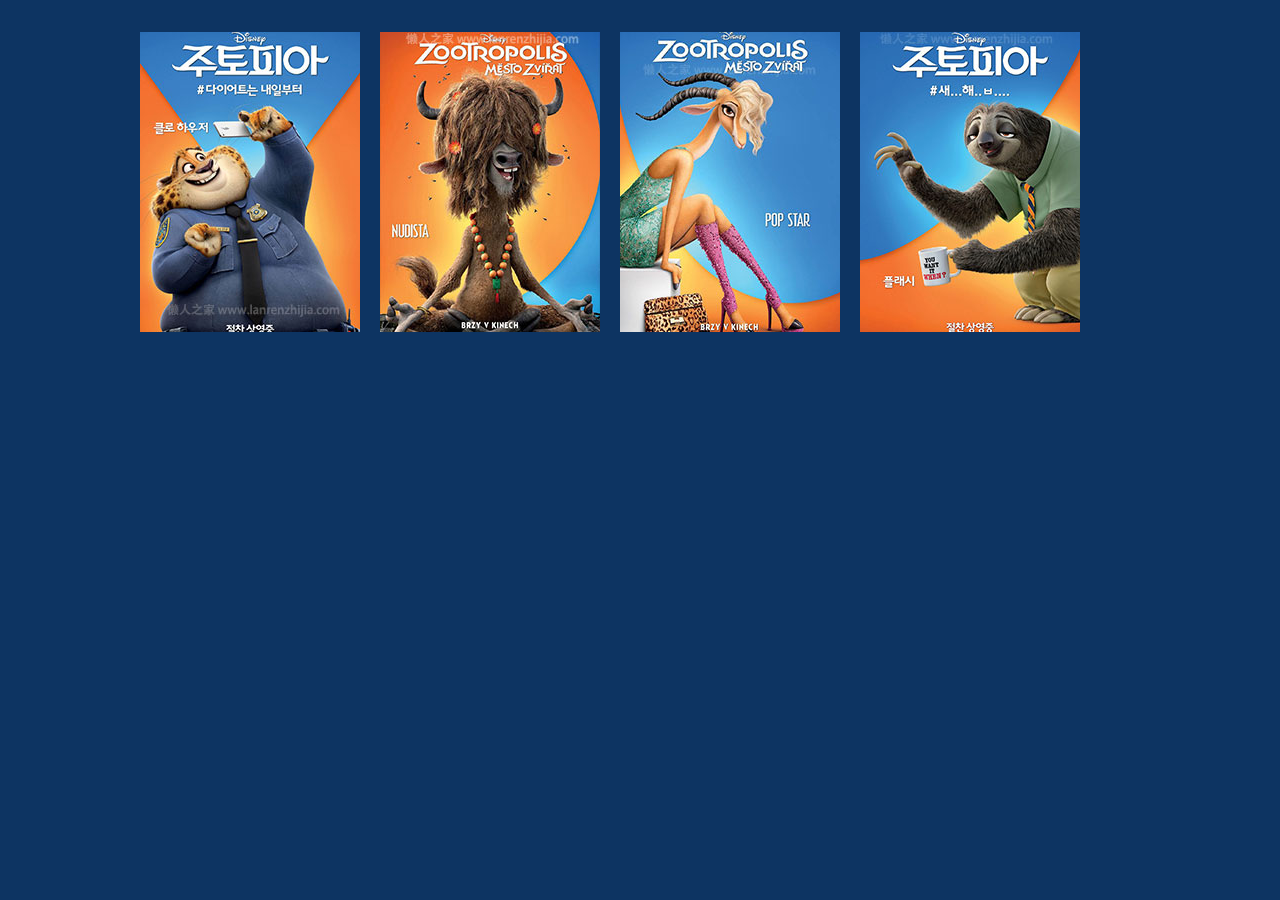
<file: 动画效果/又一款纯CSS3立体式3D鼠标悬停效果副本/index.html>
<!DOCTYPE html>
<html>
<head>
<meta charset="UTF-8">
<title>又一款纯CSS3立体式3D鼠标悬停效果</title>
<link rel="stylesheet" href="css/style.css">
</head>
<body>

<!-- 代码部分begin -->
<div class="contentbox">
	<div class="qcontainer">
		<div class="film">
			<div class="face front"><img src="images/img1.jpg"></div>
			<div class="face back"><h3>这是老大!!</h3></div>
		</div>
	</div>
	<div class="qcontainer">
		<div class="film">
			<div class="face front"><img src="images/img2.jpg"></div>
			<div class="face back"><h3>这是大姐头!!</h3></div>
		</div>
	</div>
	<div class="qcontainer">
		<div class="film">
			<div class="face front"><img src="images/img3.jpg"></div>
			<div class="face back"><h3>这是小清!!</h3></div>
		</div>
	</div>
	<div class="qcontainer">
		<div class="film">
			<div class="face front"><img src="images/img4.jpg"></div>
			<div class="face back"><h3>这是学霸!!</h3></div>
		</div>
	</div>
</div>
<!-- 代码部分end -->

</body>
</html>
</file>
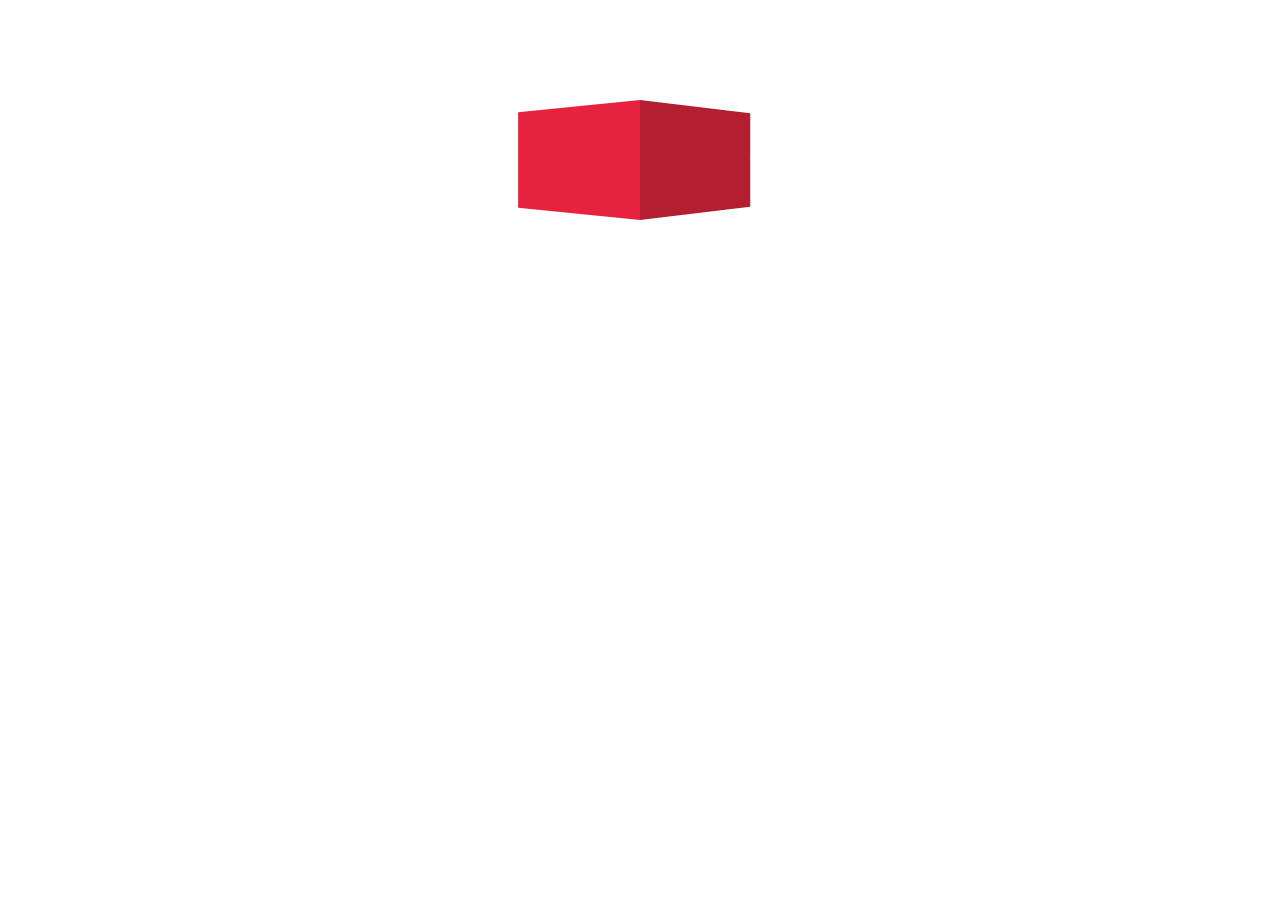
<file: 动画效果/纯CSS实现3D立体式字幕切换效果副本/index.html>
<!DOCTYPE html>
<html lang="en">
<head>
	<meta charset="UTF-8">
	<title>纯CSS实现3D立体式字幕切换效果</title>
	<link rel="stylesheet" href="css/style.css">
</head>
<body>

<!-- 代码部分begin -->
<div id="marquee">
    <div><span>懒人之家网页特效代码</span></div>
    <div aria-hidden="true"><span>懒人之家网页特效代码</span></div>
</div>
<!-- 代码部分end -->

</body>
</html>
</file>
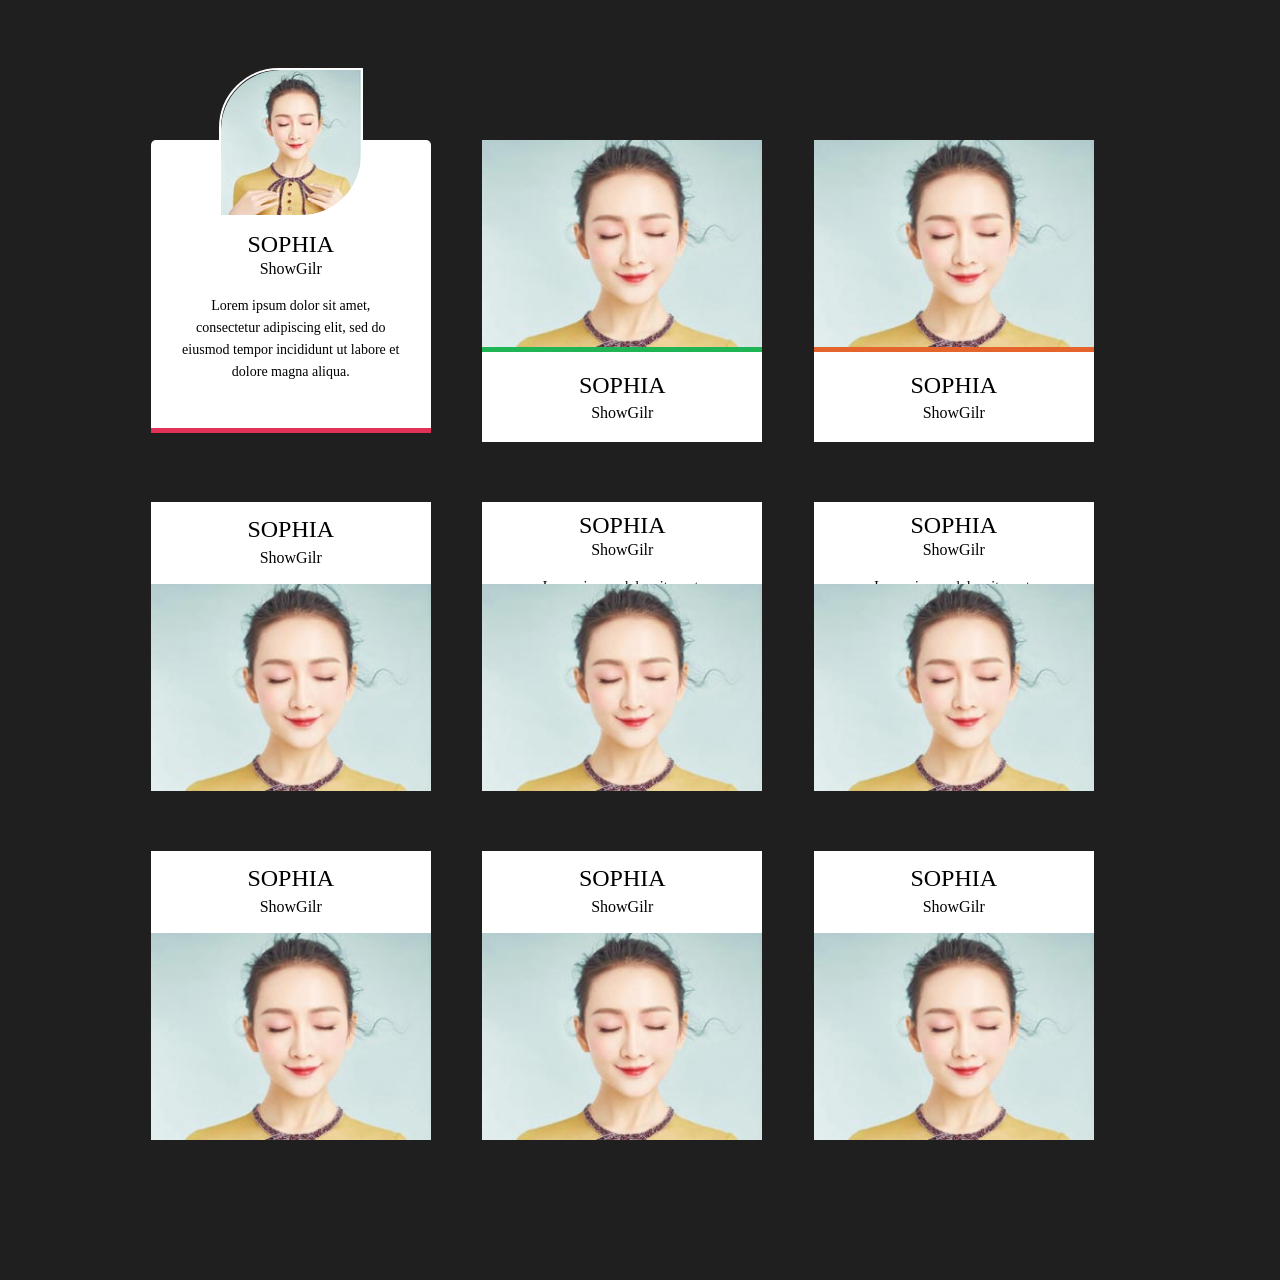
<file: 动画效果/适合图片列表排列(文字说明较多)的CSS3动画效果副本/index.html>
﻿<!DOCTYPE html>
<html lang="zh">
<head>
<meta charset="UTF-8">
<title>适合图片列表排列(文字说明较多)的CSS3动画效果</title>
<link rel="stylesheet" type="text/css" href="css/style.css">
</head>
<body>

<!-- 代码部分begin -->
<div class="container">
<!-- Team members structure start -->
	<div class="team-members row">
		<!-- effect-1 html -->
		<div class="single-member effect-1">
			<div class="member-image">
				<img src="images/member_140x145.jpg" alt="Member">
			</div>
			<div class="member-info">
				<h3>Sophia</h3>
				<h5>ShowGilr</h5>
				<p>Lorem ipsum dolor sit amet, consectetur adipiscing elit, sed do eiusmod tempor incididunt ut labore et dolore magna aliqua.</p>
				<div class="social-touch">
					<a class="fb-touch" href="#"></a>
					<a class="tweet-touch" href="#"></a>
					<a class="linkedin-touch" href="#"></a>
				</div>
			</div>
		</div>
		<!-- effect-1 html end -->
		
		<!-- effect-2 html -->
		<div class="single-member effect-2">
			<div class="member-image">
				<img src="images/member_270x210.jpg" alt="Member">
			</div>
			<div class="member-info">
				<h3>Sophia</h3>
				<h5>ShowGilr</h5>
				<p>Lorem ipsum dolor sit amet, consectetur adipiscing elit, sed do eiusmod tempor incididunt ut labore et dolore magna aliqua.</p>
				<div class="social-touch">
					<a class="fb-touch" href="#"></a>
					<a class="tweet-touch" href="#"></a>
					<a class="linkedin-touch" href="#"></a>
				</div>
			</div>
		</div>
		<!-- effect-2 html end -->
		
		<!-- effect-3 html -->
		<div class="single-member effect-3">
			<div class="member-image">
				<img src="images/member_270x210.jpg" alt="Member">
			</div>
			<div class="member-info">
				<h3>Sophia</h3>
				<h5>ShowGilr</h5>
				<p>Lorem ipsum dolor sit amet, consectetur adipiscing elit, sed do eiusmod tempor incididunt ut labore et dolore magna aliqua.</p>
				<div class="social-touch">
					<a class="fb-touch" href="#"></a>
					<a class="tweet-touch" href="#"></a>
					<a class="linkedin-touch" href="#"></a>
				</div>
			</div>
		</div>
		<!-- effect-3 html end -->
		
		<!-- effect-4 html -->
		<div class="single-member effect-4">
			<div class="member-info">
				<h3>Sophia</h3>
				<h5>ShowGilr</h5>
			</div>
			<div class="member-image">
				<img src="images/member_270x210.jpg" alt="Member">
			</div>
			<div class="more-info">
				<p>Lorem ipsum dolor sit amet, consectetur adipiscing elit, sed do eiusmod tempor incididunt ut labore et dolore magna aliqua. Lorem ipsum dolor sit amet, consectetur adipiscing elit sed do eiusmod tempor incididunt.</p>
				<div class="social-touch icon-colored">
					<a class="fb-touch" href="#"></a>
					<a class="tweet-touch" href="#"></a>
					<a class="linkedin-touch" href="#"></a>
				</div>
			</div>
		</div>
		<!-- effect-4 html end -->
		
		<!-- effect-5 html -->
		<div class="single-member effect-5">
			<div class="member-image">
				<img src="images/member_270x210.jpg" alt="Member">
			</div>
			<div class="member-info">
				<h3>Sophia</h3>
				<h5>ShowGilr</h5>
				<p>Lorem ipsum dolor sit amet, consectetur adipiscing elit, sed do eiusmod tempor incididunt ut labore et dolore magna aliqua.</p>
				<div class="social-touch icon-colored">
					<a class="fb-touch" href="#"></a>
					<a class="tweet-touch" href="#"></a>
					<a class="linkedin-touch" href="#"></a>
				</div>
			</div>
		</div>
		<!-- effect-5 html end -->
		
		<!-- effect-6 html -->
		<div class="single-member effect-6">
			<div class="member-image">
				<img src="images/member_270x210.jpg" alt="Member">
			</div>
			<div class="member-info">
				<h3>Sophia</h3>
				<h5>ShowGilr</h5>
				<p>Lorem ipsum dolor sit amet, consectetur adipiscing elit, sed do eiusmod tempor incididunt ut labore et dolore magna aliqua.</p>
				<div class="social-touch icon-colored">
					<a class="fb-touch" href="#"></a>
					<a class="tweet-touch" href="#"></a>
					<a class="linkedin-touch" href="#"></a>
				</div>
			</div>
			<div class="border-green"></div>
		</div>
		<!-- effect-6 html end -->
		
		<!-- effect-7 html -->
		<div class="single-member effect-7">
			<div class="member-info">
				<h3>Sophia</h3>
				<h5>ShowGilr</h5>
			</div>
			<div class="member-image">
				<img src="images/member_270x210.jpg" alt="Member">
			</div>
			<div class="more-info">
				<p>Lorem ipsum dolor sit amet, consectetur adipiscing elit, sed do eiusmod tempor incididunt ut labore et dolore magna aliqua. Lorem ipsum dolor sit amet, consectetur adipiscing elit sed do eiusmod tempor incididunt.</p>
				<div class="social-touch icon-colored">
					<a class="fb-touch" href="#"></a>
					<a class="tweet-touch" href="#"></a>
					<a class="linkedin-touch" href="#"></a>
				</div>
			</div>
		</div>
		<!-- effect-7 html end -->
		
		<!-- effect-8 html -->
		<div class="single-member effect-8">
			<div class="member-info">
				<h3>Sophia</h3>
				<h5>ShowGilr</h5>
			</div>
			<div class="member-image">
				<img src="images/member_270x210.jpg" alt="Member">
			</div>
			<div class="more-info">
				<p>Lorem ipsum dolor sit amet, consectetur adipiscing elit, sed do eiusmod tempor incididunt ut labore et dolore magna aliqua, Lorem ipsum dolor sit amet.</p>
				<div class="social-touch icon-colored">
					<a class="fb-touch" href="#"></a>
					<a class="tweet-touch" href="#"></a>
					<a class="linkedin-touch" href="#"></a>
				</div>
			</div>
		</div>
		<!-- effect-8 html end -->
		
		<!-- effect-9 html -->
		<div class="single-member effect-9">
			<div class="member-info">
				<h3>Sophia</h3>
				<h5>ShowGilr</h5>
			</div>
			<div class="member-image">
				<img src="images/member_270x210.jpg" alt="Member">
			</div>
			<div class="more-info">
				<p>Lorem ipsum dolor sit amet, consectetur adipiscing elit, sed do eiusmod tempor incididunt ut labore et dolore magna aliqua, Lorem ipsum dolor sit amet, consectetur adipiscing elit sed do eiusmod tempor incididunt.</p>
				<div class="social-touch icon-colored">
					<a class="fb-touch" href="#"></a>
					<a class="tweet-touch" href="#"></a>
					<a class="linkedin-touch" href="#"></a>
				</div>
			</div>
		</div>
		<!-- effect-9 html end -->
		
	</div>
<!-- Team members structure start -->
</div>
<!-- 代码部分end -->

</body>
</html>
</file>
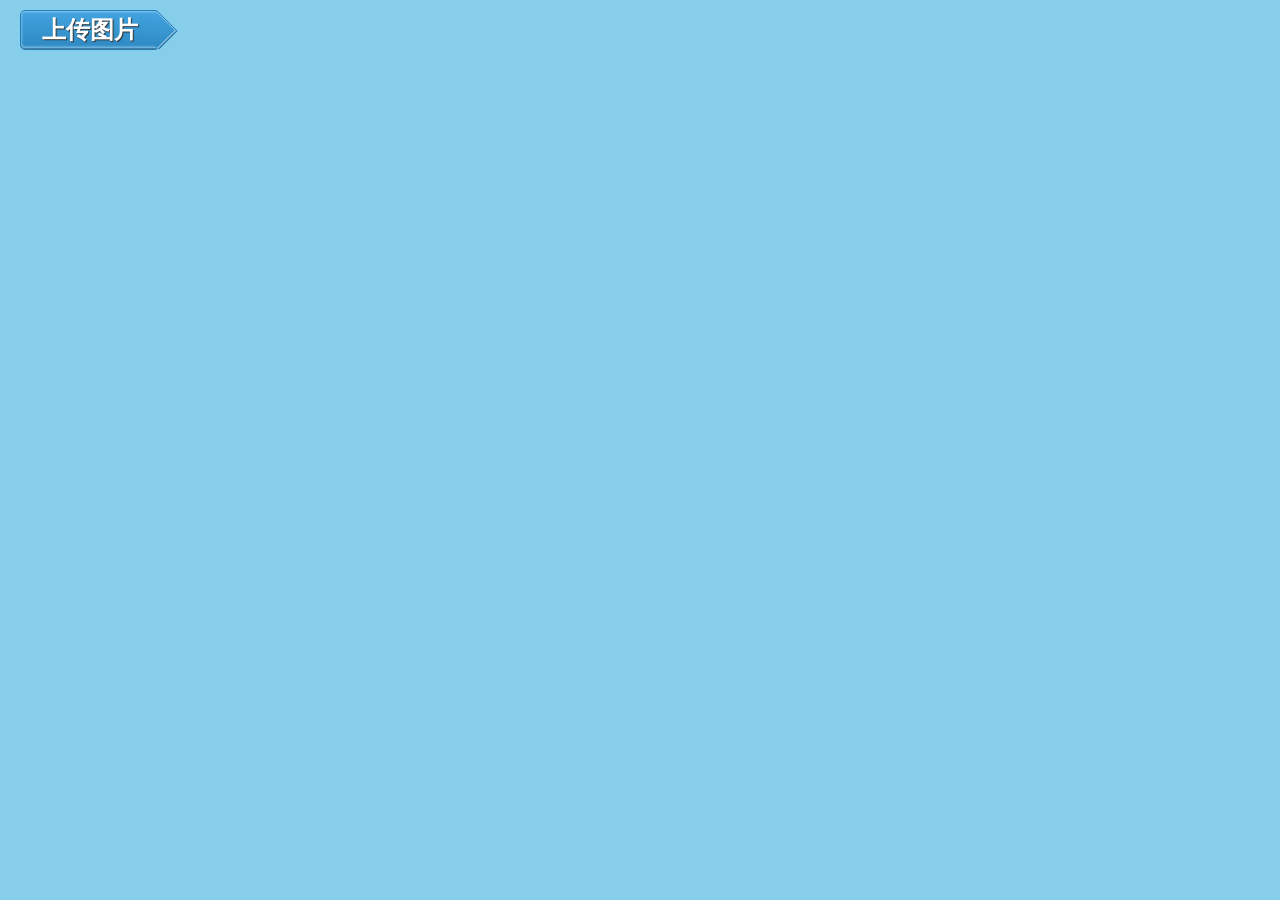
<file: 动画效果/适用于移动端网页上传裁剪图片功能插件副本/index.html>
<!DOCTYPE html>
<html>
<head lang="en">
    <meta charset="UTF-8">
    <title>适用于移动端网页上传裁剪图片功能插件</title>
    <meta name="viewport" content="width=device-width,initial-scale=1,minimum-scale=1,maximum-scale=1,user-scalable=no" />
    <link rel="stylesheet" href="css/page-common.css">
    <link rel="stylesheet" href="css/font-awesome.min.css"/>
    <link rel="stylesheet" href="css/style.css">
    <script src="js/require.js" ></script>
<script src="js/main.js"></script>
</head>
<body>
<!-- 代码部分begin-->
<button class="button blue rarrow file-input-mask">
    上传图片<input type="file" id="file" accept="image/*" capture="camera"/> 
 </button> 
<img id="previewResult"/>
<div class="app" id="uploadPage">
    <div class="bar"><a class="back pull-left" id="closeCrop"><i class="fa fa-reply"></i></a><a id="getFile" class="pull-right">使用</a></div>
    <div class="main">
        <canvas class="upload-mask">

        </canvas>
        <div class="preview-box">
            <img id="preview"/>
        </div>
        <canvas class="photo-canvas">

        </canvas>
        <a  id="rotateBtn">
            <i class="fa fa-rotate-right  fa-3x"></i>
            <div>旋转照片</div>
        </a>
    </div>
</div>
</body>

<script>
    var myCrop;
    require(["jquery",'hammer','tomPlugin',"tomLib",'hammer.fake','hammer.showtouch'],function($,hammer,plugin,T){
        document.addEventListener("touchmove",function(e){
            e.preventDefault();
        })
        //初始化图片大小300*300
        var opts={cropWidth:300,cropHeight:300},
                $file=$("#file"),
                previewStyle={x:0,y:0,scale:1,rotate:0,ratio:1},
                transform= T.prefixStyle("transform"),
                $previewResult=$("#previewResult"),
                $previewBox=$(".preview-box"),
                $rotateBtn=$("#rotateBtn"),
                $getFile=$("#getFile"),
                $preview=$("#preview"),
                $uploadPage=$("#uploadPage"),
                $mask=$(".upload-mask"),
                maskCtx=$mask[0].getContext("2d");

        //这是插件调用主体
        myCrop=T.cropImage({
            bindFile:$file,
            enableRatio:true,//是否启用高清,高清得到的图片会比较大
            canvas:$(".photo-canvas")[0],  //放一个canvas对象
            cropWidth:opts.cropWidth,       //剪切大小
            cropHeight:opts.cropHeight,
            bindPreview:$preview,      //绑定一个预览的img标签
            useHammer:true,            //是否使用hammer手势，否的话将不支持缩放
            oninit:function(){

            },
            onLoad:function(data){
                //用户每次选择图片后执行回调
                resetUserOpts();
                previewStyle.ratio=data.ratio;
                $preview.attr("src",data.originSrc).css({width:data.width,height:data.height}).css(transform,'scale('+1/previewStyle.ratio+')');
                myCrop.setCropStyle(previewStyle)
            }
        });
        function resetUserOpts(){
            $(".photo-canvas").hammer('reset');
            previewStyle={scale:1,x:0,y:0,rotate:0};
            $previewResult.attr("src",'');
            $preview.attr("src",'')
        }
        $(".photo-canvas").hammer({
            gestureCb:function(o){
                //每次缩放拖拽的回调
                $.extend(previewStyle,o);
                console.log("用户修改图片",previewStyle)
                $preview.css(transform,"translate3d("+ previewStyle.x+'px,'+ previewStyle.y+"px,0) rotate("+previewStyle.rotate+"deg) scale("+(previewStyle.scale/previewStyle.ratio)+")")
            }
        })
        //选择图片
        $rotateBtn.on("click",function(){
            if(previewStyle.rotate==360){
                previewStyle.rotate=0;
            }else{
                previewStyle.rotate+=90;
            }
            myCrop.setCropStyle(previewStyle)
            $preview.css(transform,"translate3d("+ previewStyle.x+'px,'+ previewStyle.y+"px,0) rotate("+previewStyle.rotate+"deg) scale("+(previewStyle.scale/previewStyle.ratio)+")")
        })
        //获取图片并关闭弹窗返回到表单界面
        $getFile.on("click",function(){
            var src;
            $uploadPage.hide();
            myCrop.setCropStyle(previewStyle)
            //自定义getCropFile({type:"png",background:"red",lowDpi:true})
            src=myCrop.getCropFile({});
            $previewResult.attr("src",src)
            //you can upload new img file :cheers:)
            console.info('拿到Base64了,传给后台吧？')//src.substr(22)
        })
        //上传文件按钮&&关闭弹窗按钮
        $(document).delegate("#file","click",function(){
            $uploadPage.show();
        }).delegate("#closeCrop","click",function(){
            $uploadPage.hide();
            resetUserOpts();
            myCrop.setCropStyle(previewStyle)
        })
        $file.one("click",function(){
            $uploadPage.show();
            $mask.prop({width:$mask.width(),height:$mask.height()})
            maskCtx.fillStyle="rgba(0,0,0,0.7)";
            maskCtx.fillRect(0,0,$mask.width(),$mask.height());
            maskCtx.fill();
            maskCtx.clearRect(($mask.width()-opts.cropWidth)/2,($mask.height()-opts.cropHeight)/2,opts.cropWidth,opts.cropHeight)
        })
    })
</script>
<!-- 代码部分end -->
</html>
</file>
<file: 动画效果/HTML5立体式动画左右切换代码副本/css/style.css>
/* ��������������֮��  www.lanrenzhijia.com */
body {
  background: #306989;
}

.wall {
  position: relative;
  -webkit-perspective: 700px;
          perspective: 700px;
  height: 300px;
  width: 300px;
  margin: 5vh auto;
  display: -webkit-flex;
  display: -ms-flexbox;
  display: flex;
  -webkit-flex-flow: wrap;
      -ms-flex-flow: wrap;
          flex-flow: wrap;
  visibility: hidden;
}
.wall, .wall * {
  -webkit-backface-visibility: hidden;
          backface-visibility: hidden;
  -webkit-transform-style: preserve-3d;
          transform-style: preserve-3d;
}
.wall .overlay {
  visibility: visible;
  position: absolute;
  display: block;
  top: 0;
  left: 0;
  width: 300px;
  height: 300px;
  -webkit-transform: translatez(30px);
      -ms-transform: translatez(30px);
          transform: translatez(30px);
  background-size: 300px 300px;
  -webkit-transition: opacity 0.1s;
          transition: opacity 0.1s;
}

.nav {
  position: absolute;
  top: 50%;
  left: -84.85281px;
  right: -84.85281px;
  height: 2px;
}
.nav .button {
  position: absolute;
  z-index: 99;
  top: 50%;
  height: 60px;
  width: 60px;
  margin-top: -30px;
  color: #888;
  font-family: monospace;
  text-align: center;
  cursor: pointer;
  visibility: visible;
}
.nav .button svg {
  position: relative;
  width: auto;
  margin: auto;
  height: 100%;
}
.nav .button path {
  fill: currentcolor;
}
.nav .button:hover {
  color: #000;
}
.nav .button.prev {
  left: 0;
}
.nav .button.next {
  right: 0;
}

.cube {
  -webkit-flex: 0 0 60px;
      -ms-flex: 0 0 60px;
          flex: 0 0 60px;
  height: 60px;
  position: relative;
  pointer-events: none;
  -webkit-animation-duration: 1s;
          animation-duration: 1s;
  -webkit-animation-timing-function: linear;
          animation-timing-function: linear;
  -webkit-animation-fill-mode: forwards;
          animation-fill-mode: forwards;
}
.cube.sliding {
  -webkit-animation-play-state: running;
          animation-play-state: running;
}
.cube.sliding.up {
  -webkit-animation-name: switch-up;
          animation-name: switch-up;
}
.cube.sliding.down {
  -webkit-animation-name: switch-down;
          animation-name: switch-down;
}
.cube.sliding.left {
  -webkit-animation-name: switch-left;
          animation-name: switch-left;
}
.cube.sliding.right {
  -webkit-animation-name: switch-right;
          animation-name: switch-right;
}
@-webkit-keyframes switch-up {
  0% , 10% {
    -webkit-transform: scale(1) rotatex(0);
            transform: scale(1) rotatex(0);
  }
  40% {
    -webkit-transform: scale(0.70711) translatez(60px) rotatex(0);
            transform: scale(0.70711) translatez(60px) rotatex(0);
  }
  70% {
    -webkit-transform: scale(0.70711) translatez(60px) rotatex(90deg);
            transform: scale(0.70711) translatez(60px) rotatex(90deg);
  }
  100% {
    -webkit-transform: scale(1) rotatex(90deg);
            transform: scale(1) rotatex(90deg);
  }
}
@keyframes switch-up {
  0% , 10% {
    -webkit-transform: scale(1) rotatex(0);
            transform: scale(1) rotatex(0);
  }
  40% {
    -webkit-transform: scale(0.70711) translatez(60px) rotatex(0);
            transform: scale(0.70711) translatez(60px) rotatex(0);
  }
  70% {
    -webkit-transform: scale(0.70711) translatez(60px) rotatex(90deg);
            transform: scale(0.70711) translatez(60px) rotatex(90deg);
  }
  100% {
    -webkit-transform: scale(1) rotatex(90deg);
            transform: scale(1) rotatex(90deg);
  }
}
@-webkit-keyframes switch-right {
  0% , 10% {
    -webkit-transform: scale(1) rotatey(0);
            transform: scale(1) rotatey(0);
  }
  40% {
    -webkit-transform: scale(0.70711) translatez(60px) rotatey(0);
            transform: scale(0.70711) translatez(60px) rotatey(0);
  }
  70% {
    -webkit-transform: scale(0.70711) translatez(60px) rotatey(-90deg);
            transform: scale(0.70711) translatez(60px) rotatey(-90deg);
  }
  100% {
    -webkit-transform: scale(1) rotatey(-90deg);
            transform: scale(1) rotatey(-90deg);
  }
}
@keyframes switch-right {
  0% , 10% {
    -webkit-transform: scale(1) rotatey(0);
            transform: scale(1) rotatey(0);
  }
  40% {
    -webkit-transform: scale(0.70711) translatez(60px) rotatey(0);
            transform: scale(0.70711) translatez(60px) rotatey(0);
  }
  70% {
    -webkit-transform: scale(0.70711) translatez(60px) rotatey(-90deg);
            transform: scale(0.70711) translatez(60px) rotatey(-90deg);
  }
  100% {
    -webkit-transform: scale(1) rotatey(-90deg);
            transform: scale(1) rotatey(-90deg);
  }
}
@-webkit-keyframes switch-left {
  0% , 10% {
    -webkit-transform: scale(1) rotatey(0);
            transform: scale(1) rotatey(0);
  }
  40% {
    -webkit-transform: scale(0.70711) translatez(60px) rotatey(0);
            transform: scale(0.70711) translatez(60px) rotatey(0);
  }
  70% {
    -webkit-transform: scale(0.70711) translatez(60px) rotatey(90deg);
            transform: scale(0.70711) translatez(60px) rotatey(90deg);
  }
  100% {
    -webkit-transform: scale(1) rotatey(90deg);
            transform: scale(1) rotatey(90deg);
  }
}
@keyframes switch-left {
  0% , 10% {
    -webkit-transform: scale(1) rotatey(0);
            transform: scale(1) rotatey(0);
  }
  40% {
    -webkit-transform: scale(0.70711) translatez(60px) rotatey(0);
            transform: scale(0.70711) translatez(60px) rotatey(0);
  }
  70% {
    -webkit-transform: scale(0.70711) translatez(60px) rotatey(90deg);
            transform: scale(0.70711) translatez(60px) rotatey(90deg);
  }
  100% {
    -webkit-transform: scale(1) rotatey(90deg);
            transform: scale(1) rotatey(90deg);
  }
}
@-webkit-keyframes switch-down {
  0% , 10% {
    -webkit-transform: scale(1) rotatex(0);
            transform: scale(1) rotatex(0);
  }
  40% {
    -webkit-transform: scale(0.70711) translatez(60px) rotatex(0);
            transform: scale(0.70711) translatez(60px) rotatex(0);
  }
  70% {
    -webkit-transform: scale(0.70711) translatez(60px) rotatex(-90deg);
            transform: scale(0.70711) translatez(60px) rotatex(-90deg);
  }
  100% {
    -webkit-transform: scale(1) rotatex(-90deg);
            transform: scale(1) rotatex(-90deg);
  }
}
@keyframes switch-down {
  0% , 10% {
    -webkit-transform: scale(1) rotatex(0);
            transform: scale(1) rotatex(0);
  }
  40% {
    -webkit-transform: scale(0.70711) translatez(60px) rotatex(0);
            transform: scale(0.70711) translatez(60px) rotatex(0);
  }
  70% {
    -webkit-transform: scale(0.70711) translatez(60px) rotatex(-90deg);
            transform: scale(0.70711) translatez(60px) rotatex(-90deg);
  }
  100% {
    -webkit-transform: scale(1) rotatex(-90deg);
            transform: scale(1) rotatex(-90deg);
  }
}
.cube:nth-child(1) {
  -webkit-animation-delay: 0.04s;
          animation-delay: 0.04s;
}
.cube:nth-child(1) .side {
  background-position: 0px 0px;
}
.cube:nth-child(2) {
  -webkit-animation-delay: 0.08s;
          animation-delay: 0.08s;
}
.cube:nth-child(2) .side {
  background-position: -60px 0px;
}
.cube:nth-child(3) {
  -webkit-animation-delay: 0.12s;
          animation-delay: 0.12s;
}
.cube:nth-child(3) .side {
  background-position: -120px 0px;
}
.cube:nth-child(4) {
  -webkit-animation-delay: 0.16s;
          animation-delay: 0.16s;
}
.cube:nth-child(4) .side {
  background-position: -180px 0px;
}
.cube:nth-child(5) {
  -webkit-animation-delay: 0.2s;
          animation-delay: 0.2s;
}
.cube:nth-child(5) .side {
  background-position: 60px 0px;
}
.cube:nth-child(6) {
  -webkit-animation-delay: 0.24s;
          animation-delay: 0.24s;
}
.cube:nth-child(6) .side {
  background-position: 0px -60px;
}
.cube:nth-child(7) {
  -webkit-animation-delay: 0.28s;
          animation-delay: 0.28s;
}
.cube:nth-child(7) .side {
  background-position: -60px -60px;
}
.cube:nth-child(8) {
  -webkit-animation-delay: 0.32s;
          animation-delay: 0.32s;
}
.cube:nth-child(8) .side {
  background-position: -120px -60px;
}
.cube:nth-child(9) {
  -webkit-animation-delay: 0.36s;
          animation-delay: 0.36s;
}
.cube:nth-child(9) .side {
  background-position: -180px -60px;
}
.cube:nth-child(10) {
  -webkit-animation-delay: 0.4s;
          animation-delay: 0.4s;
}
.cube:nth-child(10) .side {
  background-position: 60px -60px;
}
.cube:nth-child(11) {
  -webkit-animation-delay: 0.44s;
          animation-delay: 0.44s;
}
.cube:nth-child(11) .side {
  background-position: 0px -120px;
}
.cube:nth-child(12) {
  -webkit-animation-delay: 0.48s;
          animation-delay: 0.48s;
}
.cube:nth-child(12) .side {
  background-position: -60px -120px;
}
.cube:nth-child(13) {
  -webkit-animation-delay: 0.52s;
          animation-delay: 0.52s;
}
.cube:nth-child(13) .side {
  background-position: -120px -120px;
}
.cube:nth-child(14) {
  -webkit-animation-delay: 0.56s;
          animation-delay: 0.56s;
}
.cube:nth-child(14) .side {
  background-position: -180px -120px;
}
.cube:nth-child(15) {
  -webkit-animation-delay: 0.6s;
          animation-delay: 0.6s;
}
.cube:nth-child(15) .side {
  background-position: 60px -120px;
}
.cube:nth-child(16) {
  -webkit-animation-delay: 0.64s;
          animation-delay: 0.64s;
}
.cube:nth-child(16) .side {
  background-position: 0px -180px;
}
.cube:nth-child(17) {
  -webkit-animation-delay: 0.68s;
          animation-delay: 0.68s;
}
.cube:nth-child(17) .side {
  background-position: -60px -180px;
}
.cube:nth-child(18) {
  -webkit-animation-delay: 0.72s;
          animation-delay: 0.72s;
}
.cube:nth-child(18) .side {
  background-position: -120px -180px;
}
.cube:nth-child(19) {
  -webkit-animation-delay: 0.76s;
          animation-delay: 0.76s;
}
.cube:nth-child(19) .side {
  background-position: -180px -180px;
}
.cube:nth-child(20) {
  -webkit-animation-delay: 0.8s;
          animation-delay: 0.8s;
}
.cube:nth-child(20) .side {
  background-position: 60px -180px;
}
.cube:nth-child(21) {
  -webkit-animation-delay: 0.84s;
          animation-delay: 0.84s;
}
.cube:nth-child(21) .side {
  background-position: 0px -240px;
}
.cube:nth-child(22) {
  -webkit-animation-delay: 0.88s;
          animation-delay: 0.88s;
}
.cube:nth-child(22) .side {
  background-position: -60px -240px;
}
.cube:nth-child(23) {
  -webkit-animation-delay: 0.92s;
          animation-delay: 0.92s;
}
.cube:nth-child(23) .side {
  background-position: -120px -240px;
}
.cube:nth-child(24) {
  -webkit-animation-delay: 0.96s;
          animation-delay: 0.96s;
}
.cube:nth-child(24) .side {
  background-position: -180px -240px;
}
.cube:nth-child(25) {
  -webkit-animation-delay: 1s;
          animation-delay: 1s;
}
.cube:nth-child(25) .side {
  background-position: 60px -240px;
}
.cube .side {
  visibility: visible;
  position: absolute;
  top: 0;
  left: 0;
  width: 60px;
  height: 60px;
  background-size: 300px 300px;
  background-color: #000;
}
.cube .side:nth-child(1) {
  -webkit-transform: rotate(0deg) rotateY(0deg) translateZ(30px);
          transform: rotate(0deg) rotateY(0deg) translateZ(30px);
}
.cube .side:nth-child(2) {
  -webkit-transform: rotate(0deg) rotateY(90deg) translateZ(30px);
          transform: rotate(0deg) rotateY(90deg) translateZ(30px);
}
.cube .side:nth-child(3) {
  -webkit-transform: rotate(180deg) rotateY(180deg) translateZ(30px);
          transform: rotate(180deg) rotateY(180deg) translateZ(30px);
}
.cube .side:nth-child(4) {
  -webkit-transform: rotate(0deg) rotateY(270deg) translateZ(30px);
          transform: rotate(0deg) rotateY(270deg) translateZ(30px);
}
.cube .side:nth-child(5) {
  -webkit-transform: rotate(0deg) rotateX(90deg) translateZ(30px);
          transform: rotate(0deg) rotateX(90deg) translateZ(30px);
}
.cube .side:nth-child(6) {
  -webkit-transform: rotate(0deg) rotateX(-90deg) translateZ(30px);
          transform: rotate(0deg) rotateX(-90deg) translateZ(30px);
}
</file>
<file: 动画效果/jQuery图文上下按钮焦点切换副本/css/lanren.css>
/* 代码整理：懒人之家 www.lanrenzhijia.com */
* {
	margin:0;
	padding:0;
	list-style:none;
}
body {
	background:#fff;
	font:normal 12px/22px 宋体;
}
img {
	border:0;
}
a {
	text-decoration:none;
	color:#333;
}
a:hover {
	color:#1974A1;
}
/* 本例子css */
.activityBox {
	height: 280px;
	width:275px;
	position:relative;
	font: 12px/20px Arial, Helvetica, '宋体', sans-serif;
}
.activityBox a {
	color:#C30;
}
.activityBox .title {
	width: 255px;
	height: 34px;
	line-height: 34px;
	padding: 0 10px;
	background:#E52;
}
.activityBox .title h2 {
	font-size: 18px;
	line-height: 34px;
	font-family: '微软雅黑', '黑体', '宋体';
	color: #fff;
	font-weight:normal;
}
.activityBox .title .pageState {
	margin-left:5px;
}
.activityBox .content {
	width: 275px;
	position: relative;
}
.activityBox .content .contentInner {
	width: 235px;
	height: 220px;
	margin: 0 8px;
	padding: 10px 9px;
	position: relative;
	overflow: hidden;
	border: 3px solid #E52;
}
.activityBox .content .contentInner ul {
	width: 235px;
	height: 220px;
	position: absolute;
}
.activityBox .content .contentInner ul li {
	height: 240px;
}
.activityBox .content .contentInner ul li img {
	vertical-align:middle;
}
.activityBox .content .contentInner .mt5 {
	margin-top:5px;
}
.activityBox .content .contentInner p span {
	color:#999;
	margin-left:15px;
}
.activityBox .title, .activityBox .title a {
	color: #fff;
}
.activityBox .title .ac_List {
	position: absolute;
	right: 55px;
	top:0;
}
.activityBox .title .prev, .activityBox .title .next {
	width: 16px;
	height: 14px;
	position: absolute;
	display: block;
	top: 10px;
	cursor: pointer;
	background:url(../images/index_main.png) 0 0 no-repeat;
}
.activityBox .title .prev {
	right: 29px;
	background-position: -52px -345px;
}
.activityBox .title .next {
	right: 10px;
	background-position: -35px -345px;
}
.activityBox .title .prev:hover {
	background-position: -86px -345px;
}
.activityBox .title .next:hover {
	background-position: -69px -345px;
}
.activityBox .leftZone, .activityBox .rightZone {
	background:url(../images/index_main.png) 0 0 no-repeat;
	width: 8px;
	height: 8px;
	font-size: 0;
	display: block;
	position: absolute;
	top: 0;
}
.activityBox .leftZone {
	background-position: -103px -345px;
	left: 0;
}
.activityBox .rightZone {
	background-position: -114px -345px;
	right: 0;
}
</file>
<file: 动画效果/js加CSS3立体式等距网格和三维网格效果副本/css/demo.css>
@font-face {
	font-weight: normal;
	font-style: normal;
	font-family: 'codropsicons';
	src:url('../fonts/lanrenicons/lanrenicons.eot');
	src:url('../fonts/lanrenicons/lanrenicons.eot?#iefix') format('embedded-opentype'),
		url('../fonts/lanrenicons/lanrenicons.woff') format('woff'),
		url('../fonts/lanrenicons/lanrenicons.ttf') format('truetype'),
		url('../fonts/lanrenicons/lanrenicons.svg#lanrenicons') format('svg');
}

*, *::after, *::before { -webkit-box-sizing: border-box; box-sizing: border-box; }
.clearfix::before, .clearfix::after {display: table;  content: ''; }
.clearfix::after { clear: both; }

body {
	font-family: 'Avenir Next', Avenir, 'Helvetica Neue', Helvetica, Arial, sans-serif;
	color: #141715;
	background: #D4D2E0;
	-webkit-font-smoothing: antialiased;
	-moz-osx-font-smoothing: grayscale;
}

a {
	outline: none;
	color: #323F5C;
	text-decoration: none;
}

a:hover, a:focus {
	color: #4d5871;
	outline: none;
}

.button-menu {
	width: 50px;
	height: 30px;
	position: fixed;
	top: 3em;
	right: 3em;
	border: none;
	background: transparent;
	fill: #fff;
	cursor: pointer;
	pointer-events: auto;
}

.button-menu:focus {
	outline: none;
}

/* Header */
.lanren-header {
	padding: 3vmax 0 0 3vmax;
	position: absolute;
	width: 100%;
	z-index: 2000;
	pointer-events: none;
}

.demo-1 .lanren-header {
	position: fixed;
}

.lanren-header h1 {
	margin: 0;
	letter-spacing: -0.035em;
	font-size: 4.65em;
	line-height: 1;
	font-weight: 900;
	color: #323F5C;
}

.lanren-header p {
	padding: 0;
	margin: 0;
    font-size: 1.25em;
    font-weight: bold;
    color: #fff;
}

/* Top Navigation Style */
.lanren-links {
	position: relative;
	display: inline-block;
	text-align: center;
	white-space: nowrap;
	pointer-events: auto;
	margin: 0 0 0 -0.5em;
}

.lanren-links::after {
	content: '';
    position: absolute;
    top: 50%;
    left: 50%;
    width: 1px;
    height: 110%;
    background: #323F5C;
    opacity: 0.1;
    -webkit-transform: translateY(-50%) rotate3d(0, 0, 1, 22.5deg);
    transform: translateY(-50%) rotate3d(0, 0, 1, 22.5deg);
}

.lanren-icon {
	display: inline-block;
	margin: 0.5em;
	width: 1.5em;
	text-decoration: none;
}

.lanren-icon span {
	display: none;
}

.lanren-icon::before {
	margin: 0 5px;
	text-transform: none;
	font-weight: normal;
	font-style: normal;
	font-variant: normal;
	font-family: 'lanrenicons';
	line-height: 1;

	speak: none;
	-webkit-font-smoothing: antialiased;
}

.lanren-icon--drop::before {
	content: "\e001";
	color: #0099cc;
}

.lanren-icon--prev::before {
	content: "\e004";
}

/* Demo links */
.lanren-demos {
	margin: 1.5em 0;
}

.lanren-demos a {
	display: inline-block;
	margin: 0 1em 0 0;
	font-weight: bold;
	pointer-events: auto;
}

.lanren-demos a.current-demo {
	color: #ce4555;
}

/* Content */
.section {
	overflow: hidden;
	position: relative;
	height: 100vh;
	min-height: 800px;
	max-height: 1200px;
	padding: 7vmax;
}

.section--right {
	text-align: right;
}

.section--intro {
	background: linear-gradient(90deg, #58A8FB, #465683);
}

.section--portraits {
	background: linear-gradient(20deg, #F5F0F9, #A8CFF1);
}

.section--shots {
	background: linear-gradient(20deg, #D1D7EF, #5C61F5);
}

.section--cards {
	background: #FFB8CC;
}

.section__heading {
	pointer-events: none;
	padding: 0;
	font-size: 4.5em;
	line-height: 1;
	margin: 0;
	color: #fff;
	position: relative;
	z-index: 1000;
	font-family: 'Playfair Display', serif;
}

.section__heading em {
	font-family: sans-serif;
	font-style: normal;
	text-transform: uppercase;
	font-size: 0.3em;
	border-top: 3px solid #fff;
	border-bottom: 3px solid #fff;
	padding: 0.15em 0;
	vertical-align: middle;
	display: inline-block;
	letter-spacing: 0.05em;
}

.section__subtitle {
	pointer-events: none;
	font-size: 1.25em;
	max-width: 500px;
	position: relative;
	z-index: 1000;
}

.section--portraits .section__subtitle {
	color: #688CB1;
}

.section--right .section__subtitle {
	margin: 1em 0 0 auto;
}

.interval {
	position: relative;
	padding: 30vh 20vw;
	background: #1C222F;
	overflow: hidden;
}

.interval__text {
	font-size: 1.75em;
	line-height: 1.5;
	color: #777792;
}

/* Related demos */
.content--related {
	text-align: center;
	font-weight: bold;
	padding: 10vh 2vw;
	background: #1C222F;
	color: #fff;
}

.media-item {
	display: inline-block;
	padding: 1em;
	vertical-align: top;
	-webkit-transition: color 0.3s;
	transition: color 0.3s;
}

.media-item__img {
	max-width: 100%;
	opacity: 0.3;
	-webkit-transition: opacity 0.3s;
	transition: opacity 0.3s;
}

.media-item:hover .media-item__img,
.media-item:focus .media-item__img {
	opacity: 1;
}

.media-item__title {
	margin: 0;
	padding: 0.5em;
	font-size: 1em;
}

.pater {
	position: fixed;
	right: 0;
	bottom: 0;
	color: #fff;
	width: 320px;
	padding: 2em 2em 2em 0;
	text-align: right;
	z-index: 100000;
}

.demo-2 .pater {
	position: absolute;
}

.pater::before {
	content: '';
	position: absolute;
	background: url(../img/ink.png) no-repeat top left;
	width: 491px;
	height: 332px;
	top: -80px;
	left: -60px;
	z-index: 0;
	opacity: 0.9;
	-webkit-transform: translate3d(10px,10px,0);
	transform: translate3d(10px,10px,0);
	-webkit-transition: opacity 0.3s, -webit-transform 0.3s;
	transition: opacity 0.3s, transform 0.3s;
	pointer-events: none;
}

.pater:hover::before {
	opacity: 1;
	-webkit-transform: translate3d(0,0,0);
	transform: translate3d(0,0,0);
}

.pater__title::before {
	content: 'Sponsored by';
	position: absolute;
	bottom: 93%;
	left: 27%;
	font-weight: bold;
	letter-spacing: 2px;
	font-size: 0.45em;
	color: #212738;
}

.pater__title,
.pater__desc {
	margin: 0;
	color: #fff;
	position: relative;
}

.pater__title {
	-webkit-transform: translate3d(5px,10px,0);
	transform: translate3d(5px,10px,0);
	-webkit-transition: -webkit-transform 0.3s;
	transition: transform 0.3s;
}

.pater:hover .pater__title {
	-webkit-transform: translate3d(0,0,0);
	transform: translate3d(0,0,0);
}

.pater__title img {
	width: 90%;
}

.pater__desc {
	font-weight: 600;
	padding: 0.3em 0 0 0.3em;
}

@media screen and (max-width: 50em) {
	.lanren-header {
		width: 80%;
	}
	.lanren-header h1 {
		font-size: 2em;
	}
	.lanren-header p {
		font-size: 0.85em;
	}
	.interval {
		padding: 1.5em;
	}
	.interval__text {
		font-size: 1.25em;
		padding: 0 0 3em 0;
	}
	.section__heading {
		font-size: 2.5em;
	}
	.section__subtitle {
		display: none;
	}
	.lanren-demos {
		margin: 0.5em 0;
		font-size: 0.75em;
	}
	.button-menu {
		top: 0.75em;
		right: 0.75em;
		width: 30px;
		height: 20px;
	}
	.demo-1 .pater {
		width: 100%;
		padding: 1em;
		text-align: left;
		background: rgba(49,63,105,0.8);
		-webkit-transform: translateZ(200px);
		transform: translateZ(200px);
	}
	.demo-1 .pater__title::before {
		left: 0;
	}
	.demo-1 .pater__title img {
		width: 150px;
		margin-top: 0.25em;
	}
	.demo-1 .pater::before {
		display: none;
	}
	.demo-1 .pater__desc {
		font-size: 0.65em;
	}
	.isolayer.isolayer--scroll1 {
		top: -38vh;
	}
	.demo-2 .pater {
		position: relative;
		display: block;
		background: none;
		margin: 0 0 0 auto;
		padding: 0;
		width: 100%;
	}
}
</file>
<file: 动画效果/js加CSS3立体式等距网格和三维网格效果副本/css/component.css>
body {
	overflow-x: hidden;
}

.pseudo-scroller {
	pointer-events: none;
}

.isolayer {
	position: absolute;
	top: 0;
	left: 0;
	-webkit-transform-origin: 50% 100%;
	transform-origin: 50% 100%;
}

.js .grid,
.js .grid__item,
.js .grid__link {
	-webkit-transform-style: preserve-3d;
	transform-style: preserve-3d;
}

.grid {
	position: relative;
	margin: 0 auto;
	padding: 0;
	list-style: none;
}

.grid__item {
	width: 300px;
}

.js .grid__item {
	-webkit-backface-visibility: hidden;
	backface-visibility: hidden;
}

.grid__link {
	position: relative;
	z-index: 1;
	display: block;
}

.grid__img {
	display: block;
	max-width: 100%;
}

.grid__title {
	font-size: 0.65em;
	font-weight: 600;
	position: absolute;
	z-index: -1;
	bottom: 0;
	width: 100%;
	text-align: center;
	letter-spacing: 2px;
	text-transform: uppercase;
	opacity: 0;
	color: #fff;
	-webkit-transform: translate3d(0,-20px,0);
	transform: translate3d(0,-20px,0);
	-webkit-transition: -webkit-transform 0.3s, opacity 0.3s;
	transition: transform 0.3s, opacity 0.3s;
}

.grid__item:hover .grid__title {
	opacity: 1;
	-webkit-transform: translate3d(0,0,0);
	transform: translate3d(0,0,0);
}

.layer {
	position: relative;
	display: block;
}

.layer:not(:first-child) {
	position: absolute;
	top: 0;
	left: 0;
}

/* Shadow effect */
.isolayer--shadow .grid__link::before {
	content: '';
	position: absolute;
	z-index: -1;
	top: 5px;
	right: 5px;
	bottom: 5px;
	left: 5px;
	opacity: 0.6;
	background: rgba(0,0,0,0.8);
	box-shadow: 0 0 0 0 rgba(0,0,0,0.8);
	-webkit-transform: translateZ(-1px) scale(0.95);
	transform: translateZ(-1px) scale(0.95);
	-webkit-transition: transform 0.3s, opacity 0.3s, box-shadow 0.3s;
	transition: transform 0.3s, opacity 0.3s, box-shadow 0.3s;
	-webkit-backface-visibility: hidden;
	backface-visibility: hidden;
}

.isolayer--shadow .grid__item:hover .grid__link::before {
	opacity: 0.2;
	box-shadow: 0 0 20px 10px rgba(0,0,0,0.8);
	-webkit-transform: translateZ(-1px) scale(1);
	transform: translateZ(-1px) scale(1);
}

/* All individual isometric grid layouts (static and scrollable) */
.isolayer--scroll1 {
	width: 70vw;
	max-width: 1200px;
	height: calc(100vh - 280px);
}

.isolayer--scroll1 .grid__item {
	width: 300px;
	padding: 15px;
}

.isolayer--deco1 {
	width: 1200px;
	height: 900px;
}

.isolayer--deco1 .grid__link .layer:first-child:not(img) {
	background: #ac5cf5;
}

.isolayer--deco1 .grid__link .layer:nth-child(2):not(img) {
	background: #5db4eb;
}

.isolayer--deco1 .grid__link .layer:nth-child(3):not(img) {
	background: #5debb4;
}

.isolayer--deco1 .grid__link div.layer {
	width: 370px;
	height: 270px;
	opacity: 0.4;
}

.isolayer--deco1 .grid__item {
	width: 400px;
	height: 300px;
	padding: 15px;
}

.isolayer--deco1 .grid__item:nth-child(2) {
	margin-top: 150px;
}

.isolayer--deco2 {
	width: 1200px;
	height: 100vh;
}

.isolayer--deco2 .grid__item {
	padding: 20px;
}

.isolayer--deco2 .grid__link .layer {
	border: 20px solid #fff;
	border-width: 40px 20px;
	box-shadow: -1px 1px 5px rgba(0,0,0,0.08);
}

.isolayer--deco3 {
	width: 960px;
	height: 500px;
}

.isolayer--deco3 .grid__item {
	width: 240px;
	height: 320px;
	padding: 0;
}

.isolayer--deco3 .grid__item:nth-child(2),
.isolayer--deco3 .grid__item:nth-child(4) {
	margin-top: -160px;
}

.isolayer--deco3 .grid__link,
.isolayer--deco3 .layer {
	width: 100%;
	height: 100%;
}

.isolayer--deco3 .layer {
	text-align: center;
	background: #fff;
	-webkit-transform-origin: 0% 50%;
	transform-origin: 0% 50%;
}

.isolayer--deco3 .grid__link:hover .layer:not(:first-child) {
	box-shadow: 2px 0 2px rgba(0,0,0,0.1);
}

.isolayer--deco3 .grid__item:nth-child(2n) .layer {
	background: #f7d2dc;
}

.isolayer--deco3 .grid__item:nth-child(3n) .layer {
	background: #fff0f3;
}

.isolayer--deco3 .grid__item:nth-child(4n) .layer {
	background: #e9c5cc;
}

.isolayer--deco3 .grid__item:nth-child(5n) .layer {
	background: #d6cbcd;
}

.isolayer--deco3 .grid__item:nth-child(7n) .layer {
	background: #ffc9d8;
}

.isolayer--deco3 .layer {
	width: 100%;
	height: 100%;
}

.isolayer--deco3 .decoletter {
	font-size: 6em;
	font-weight: 900;
	line-height: 1;
	display: block;
	padding: 70px 0 0 0;
	color: #000;
	color: #000;
}

.isolayer--deco3 .deconumber {
	font-size: 3em;
	display: block;
	color: #000;
}

.isolayer--deco4 {
	width: 1000px;
	height: 900px;
}

.isolayer--deco4 .grid__item {
	padding: 15px;
}

.isolayer--deco4 .grid__link .layer:first-child:not(img) {
	background: #ac5cf5;
}

.isolayer--deco4 .grid__link .layer:nth-child(2):not(img) {
	background: #5db4eb;
}

.isolayer--deco4 .grid__link .layer:nth-child(3):not(img) {
	background: #5debb4;
}

.isolayer--deco4 .grid__link .layer {
	-webkit-transform-origin: 50% 100%;
	transform-origin: 50% 100%;
}

.isolayer--deco4 .grid__link div.layer {
	width: 270px;
	height: 203px;
	opacity: 0.4;
}

.isolayer--deco4 .grid__item {
	width: 300px;
	height: 225px;
	padding: 15px;
}

/* Flip effect for the scrollable grid */

.js .grid--effect-flip .grid__item {
	opacity: 0;
}

.js .grid--effect-flip .grid__item.shown {
	opacity: 1;
}

.grid--effect-flip .grid__item.animate {
	-webkit-transform: translateY(800px);
	transform: translateY(800px);
	-webkit-animation: moveUp 1s cubic-bezier(0.2,1,0.3,1) forwards;
	animation: moveUp 1s cubic-bezier(0.2,1,0.3,1) forwards;
}

@-webkit-keyframes moveUp {
	100% {
		opacity: 1; 
		-webkit-transform: translateY(0px);
		transform: translateY(0px);
	}
}

@keyframes moveUp {
	100% {
		opacity: 1; 
		-webkit-transform: translateY(0px);
		transform: translateY(0px);
	}
}

/* Loading effect */
.js .grid {
	opacity: 0;
	-webkit-transition: opacity 0.3s;
	transition: opacity 0.3s;
}

.js .grid.grid--loaded {
	opacity: 1;
}

.js body::after {
	content: '';
	position: fixed;
	z-index: 1000;
	top: 50%;
	left: 50%;
	width: 70px;
	height: 70px;
	margin: -35px 0 0 -35px;
	pointer-events: none;
	border: 3px solid #fff;
	border-right-color: #323f5c;
	border-radius: 50%;
	-webkit-transition: opacity 0.3s;
	transition: opacity 0.3s;
	-webkit-animation: rotateCircle 0.7s linear infinite forwards;
	animation: rotateCircle 0.7s linear infinite forwards;
}

@-webkit-keyframes rotateCircle {
	to {
		-webkit-transform: rotate(360deg);
		transform: rotate(360deg);
	}
}

@keyframes rotateCircle {
	to {
		-webkit-transform: rotate(360deg);
		transform: rotate(360deg);
	}
}


.js body.grid-loaded::after {
	opacity: 0;
}
</file>
<file: 动画效果/一个简单好看的纯CSS3翻书效果副本/css/style.css>
/*
	flip-book样式
 */
* {
	padding: 0;
	margin: 0;
}
body, html {
	height: 100%;
}
body {

	/*perspective 属性指定了观察者与z=0平面的距离，使具有三维位置变换的元素产生透视效果。z>0的三维元素比正常大，而z<0时则比正常小，大小程度由该属性的值决定。默认情况下，消失点位于元素的中心，但是可以通过设置perspective-origin属性来改变其位置。*/
	-webkit-perspective: 1000px;
	-moz-perspective: 1000px;
	-ms-perspective: 1000px;
	perspective: 1000px;
	background-color: #212121;
	font-family: '微软雅黑';
}
.book {
	position: absolute;
	top: 50%;
	left: 50%;
	margin-top: -150px;
	width: 300px;
	height: 300px;
	background-color: #fff;
	-webkit-transform: rotateX(30deg);
	-ms-transform: rotateX(30deg);
	-o-transform: rotateX(30deg);
	transform: rotateX(30deg);
}
.preserve-3d {

	/*transform-style属性指定了，该元素的子元素是（看起来）位于三维空间内，还是在该元素所在的平面内被扁平化。*/
	-webkit-transform-style: preserve-3d;
	-moz-transform-style: preserve-3d;
	-ms-transform-style: preserve-3d;
	transform-style: preserve-3d;
}
.book-page {
	position: absolute;
	top: 0;
	left: 0;
	width: 300px;
	height: 300px;
	border: 1px solid #1976D2;
	text-align: center;
}
.book-page-box {
	-webkit-transform-origin: 0 50%;
	-moz-transform-origin: 0 50%;
	-ms-transform-origin: 0 50%;
	-o-transform-origin: 0 50%;
	transform-origin: 0 50%;
	-webkit-transform: rotateY(0deg);
	-ms-transform: rotateY(0deg);
	-o-transform: rotateY(0deg);
	transform: rotateY(0deg);
}
@keyframes flipBook1 {
	0% {
		-webkit-transform: rotateY(0deg);
		-ms-transform: rotateY(0deg);
		-o-transform: rotateY(0deg);
		transform: rotateY(0deg);
	}
	50% {
		-webkit-transform: rotateY(-160deg);
		-ms-transform: rotateY(-160deg);
		-o-transform: rotateY(-160deg);
		transform: rotateY(-160deg);
	}
	100% {
		-webkit-transform: rotateY(0deg);
		-ms-transform: rotateY(0deg);
		-o-transform: rotateY(0deg);
		transform: rotateY(0deg);
	}
}

/* Firefox */
@-moz-keyframes flipBook1 {
	0% {
		-webkit-transform: rotateY(0deg);
		-ms-transform: rotateY(0deg);
		-o-transform: rotateY(0deg);
		transform: rotateY(0deg);
	}
	50% {
		-webkit-transform: rotateY(-160deg);
		-ms-transform: rotateY(-160deg);
		-o-transform: rotateY(-160deg);
		transform: rotateY(-160deg);
	}
	100% {
		-webkit-transform: rotateY(0deg);
		-ms-transform: rotateY(0deg);
		-o-transform: rotateY(0deg);
		transform: rotateY(0deg);
	}
}

/* Safari and Chrome */
@-webkit-keyframes flipBook1 {
	0% {
		-webkit-transform: rotateY(0deg);
		-ms-transform: rotateY(0deg);
		-o-transform: rotateY(0deg);
		transform: rotateY(0deg);
	}
	50% {
		-webkit-transform: rotateY(-160deg);
		-ms-transform: rotateY(-160deg);
		-o-transform: rotateY(-160deg);
		transform: rotateY(-160deg);
	}
	100% {
		-webkit-transform: rotateY(0deg);
		-ms-transform: rotateY(0deg);
		-o-transform: rotateY(0deg);
		transform: rotateY(0deg);
	}
}

/* Opera */
@-o-keyframes flipBook1 {
	0% {
		-webkit-transform: rotateY(0deg);
		-ms-transform: rotateY(0deg);
		-o-transform: rotateY(0deg);
		transform: rotateY(0deg);
	}
	50% {
		-webkit-transform: rotateY(-160deg);
		-ms-transform: rotateY(-160deg);
		-o-transform: rotateY(-160deg);
		transform: rotateY(-160deg);
	}
	100% {
		-webkit-transform: rotateY(0deg);
		-ms-transform: rotateY(0deg);
		-o-transform: rotateY(0deg);
		transform: rotateY(0deg);
	}
}
@keyframes flipBook2 {
	0% {
		-webkit-transform: rotateY(0deg);
		-ms-transform: rotateY(0deg);
		-o-transform: rotateY(0deg);
		transform: rotateY(0deg);
	}
	50% {
		-webkit-transform: rotateY(-150deg);
		-ms-transform: rotateY(-150deg);
		-o-transform: rotateY(-150deg);
		transform: rotateY(-150deg);
	}
	100% {
		-webkit-transform: rotateY(0deg);
		-ms-transform: rotateY(0deg);
		-o-transform: rotateY(0deg);
		transform: rotateY(0deg);
	}
}

/* Firefox */
@-moz-keyframes flipBook2 {
	0% {
		-webkit-transform: rotateY(0deg);
		-ms-transform: rotateY(0deg);
		-o-transform: rotateY(0deg);
		transform: rotateY(0deg);
	}
	50% {
		-webkit-transform: rotateY(-150deg);
		-ms-transform: rotateY(-150deg);
		-o-transform: rotateY(-150deg);
		transform: rotateY(-150deg);
	}
	100% {
		-webkit-transform: rotateY(0deg);
		-ms-transform: rotateY(0deg);
		-o-transform: rotateY(0deg);
		transform: rotateY(0deg);
	}
}

/* Safari and Chrome */
@-webkit-keyframes flipBook2 {
	0% {
		-webkit-transform: rotateY(0deg);
		-ms-transform: rotateY(0deg);
		-o-transform: rotateY(0deg);
		transform: rotateY(0deg);
	}
	50% {
		-webkit-transform: rotateY(-150deg);
		-ms-transform: rotateY(-150deg);
		-o-transform: rotateY(-150deg);
		transform: rotateY(-150deg);
	}
	100% {
		-webkit-transform: rotateY(0deg);
		-ms-transform: rotateY(0deg);
		-o-transform: rotateY(0deg);
		transform: rotateY(0deg);
	}
}

/* Opera */
@-o-keyframes flipBook2 {
	0% {
		-webkit-transform: rotateY(0deg);
		-ms-transform: rotateY(0deg);
		-o-transform: rotateY(0deg);
		transform: rotateY(0deg);
	}
	50% {
		-webkit-transform: rotateY(-150deg);
		-ms-transform: rotateY(-150deg);
		-o-transform: rotateY(-150deg);
		transform: rotateY(-150deg);
	}
	100% {
		-webkit-transform: rotateY(0deg);
		-ms-transform: rotateY(0deg);
		-o-transform: rotateY(0deg);
		transform: rotateY(0deg);
	}
}
@keyframes flipBook3 {
	0% {
		-webkit-transform: rotateY(0deg);
		-ms-transform: rotateY(0deg);
		-o-transform: rotateY(0deg);
		transform: rotateY(0deg);
	}
	50% {
		-webkit-transform: rotateY(-140deg);
		-ms-transform: rotateY(-140deg);
		-o-transform: rotateY(-140deg);
		transform: rotateY(-140deg);
	}
	100% {
		-webkit-transform: rotateY(0deg);
		-ms-transform: rotateY(0deg);
		-o-transform: rotateY(0deg);
		transform: rotateY(0deg);
	}
}

/* Firefox */
@-moz-keyframes flipBook3 {
	0% {
		-webkit-transform: rotateY(0deg);
		-ms-transform: rotateY(0deg);
		-o-transform: rotateY(0deg);
		transform: rotateY(0deg);
	}
	50% {
		-webkit-transform: rotateY(-140deg);
		-ms-transform: rotateY(-140deg);
		-o-transform: rotateY(-140deg);
		transform: rotateY(-140deg);
	}
	100% {
		-webkit-transform: rotateY(0deg);
		-ms-transform: rotateY(0deg);
		-o-transform: rotateY(0deg);
		transform: rotateY(0deg);
	}
}

/* Safari and Chrome */
@-webkit-keyframes flipBook3 {
	0% {
		-webkit-transform: rotateY(0deg);
		-ms-transform: rotateY(0deg);
		-o-transform: rotateY(0deg);
		transform: rotateY(0deg);
	}
	50% {
		-webkit-transform: rotateY(-140deg);
		-ms-transform: rotateY(-140deg);
		-o-transform: rotateY(-140deg);
		transform: rotateY(-140deg);
	}
	100% {
		-webkit-transform: rotateY(0deg);
		-ms-transform: rotateY(0deg);
		-o-transform: rotateY(0deg);
		transform: rotateY(0deg);
	}
}

/* Opera */
@-o-keyframes flipBook3 {
	0% {
		-webkit-transform: rotateY(0deg);
		-ms-transform: rotateY(0deg);
		-o-transform: rotateY(0deg);
		transform: rotateY(0deg);
	}
	50% {
		-webkit-transform: rotateY(-140deg);
		-ms-transform: rotateY(-140deg);
		-o-transform: rotateY(-140deg);
		transform: rotateY(-140deg);
	}
	100% {
		-webkit-transform: rotateY(0deg);
		-ms-transform: rotateY(0deg);
		-o-transform: rotateY(0deg);
		transform: rotateY(0deg);
	}
}

/*书的封面*/
.book-page-1 .page-front {
	background-color: #1976D2;
}
.book-page-1 .page-back {
	background-color: #fff;
}
.book-page-1 .page-front p {
	font-size: 30px;
	color: #fff;
	margin-top: 100px;
}
.flip-animation-1 {
	animation: flipBook1 17s;
	-moz-animation: flipBook1 17s; /* Firefox */
	-webkit-animation: flipBook1 17s; /* Safari and Chrome */
	-o-animation: flipBook1 17s; /* Opera */
}

/*书的第二页*/
.book-page-2 .page-back, .book-page-2 .page-front {
	background-color: #fff;
}
.book-page-2 .page-front p {
	font-size: 30px;
	color: #1976D2;
	margin-top: 100px;
}
.flip-animation-2 {
	animation: flipBook2 13s 2s;
	-moz-animation: flipBook2 13s 2s; /* Firefox */
	-webkit-animation: flipBook2 13s 2s; /* Safari and Chrome */
	-o-animation: flipBook2 13s 2s; /* Opera */
}

/*书的第三页*/
.book-page-3 .page-back, .book-page-3 .page-front {
	background-color: #fff;
}
.book-page-3 .page-front p {
	font-size: 30px;
	color: #1976D2;
	margin-top: 100px;
}
.flip-animation-3 {
	animation: flipBook3 10s 3s;
	-moz-animation: flipBook3 10s 3s; /* Firefox */
	-webkit-animation: flipBook3 10s 3s; /* Safari and Chrome */
	-o-animation: flipBook3 10s 3s; /* Opera */
}

/*书的第四页*/
.book-page-4 .page-front p {
	font-size: 30px;
	color: #1976D2;
	margin-top: 100px;
}
</file>
<file: 动画效果/动画按钮副本/css/main.css>
@font-face {
  font-family: 'codropsicons';
  font-weight: normal;
  font-style: normal;
  src: url("../fonts/codropsicons/codropsicons.eot");
  src: url("../fonts/codropsicons/codropsicons.eot?#iefix") format("embedded-opentype"), url("../fonts/codropsicons/codropsicons.woff") format("woff"), url("../fonts/codropsicons/codropsicons.ttf") format("truetype"), url("../fonts/codropsicons/codropsicons.svg#codropsicons") format("svg"); }
*,*:after,*:before {
  -webkit-box-sizing: border-box;
  box-sizing: border-box; }
.clearfix:before,.clearfix:after {content: '';display: table; }
.clearfix:after {clear: both; }
body {
  font-family: Avenir, 'Helvetica Neue', 'Lato', 'Segoe UI', Helvetica, Arial, sans-serif;
  color: #222;
  background: #f6f6f6;
  -webkit-font-smoothing: antialiased;
  -moz-osx-font-smoothing: grayscale; }
a {text-decoration: none;color: #aaa;outline: none; }
a:hover,a:focus {color: #333; }
.container {position: relative;overflow: hidden; }
.hidden {
  position: absolute;
  overflow: hidden;
  width: 0;
  height: 0;
  pointer-events: none; }
.github-corner {cursor: pointer; }
.github-corner:hover .octo-arm {
  -webkit-animation: octocat-wave 560ms ease-in-out;
  animation: octocat-wave 560ms ease-in-out; }
@-webkit-keyframes octocat-wave {
  0%,100% {-webkit-transform: rotate(0);transform: rotate(0); }
  20%,60% {-webkit-transform: rotate(-25deg);transform: rotate(-25deg); }
  40%,80% {-webkit-transform: rotate(10deg);transform: rotate(10deg); } }
@keyframes octocat-wave {
  0%,100% {-webkit-transform: rotate(0);transform: rotate(0); }
  20%,60% {-webkit-transform: rotate(-25deg);transform: rotate(-25deg); }
  40%,80% {-webkit-transform: rotate(10deg);transform: rotate(10deg); } }
@media (max-width: 500px) {
  .github-corner:hover .octo-arm {-webkit-animation: none;animation: none; }
  .github-corner .octo-arm {
    -webkit-animation: octocat-wave 560ms ease-in-out;
    animation: octocat-wave 560ms ease-in-out; } }
/* Header */
.codrops-header {padding: 2em 10vw 8em; }
.codrops-header h1 {
  font-size: 4em;
  line-height: 0.9;
  letter-spacing: -0.05em;
  margin: 0.5em 0 0; }
.codrops-header h1 span {
  font-size: 0.25em;
  display: block;
  padding: 0.5em 0 0 0.15em;
  line-height: 1.5;
  color: #999;
  letter-spacing: 15px;
  text-transform: uppercase; }
/* Top Navigation Style */
.codrops-links {
  position: relative;
  display: inline-block;
  text-align: center;
  white-space: nowrap; }
.codrops-links::after {
  content: '';
  position: absolute;
  top: 0;
  left: 50%;
  width: 1px;
  height: 100%;
  background: rgba(0, 0, 0, 0.1);
  -webkit-transform: rotate3d(0, 0, 1, 22.5deg);
  transform: rotate3d(0, 0, 1, 22.5deg); }
.codrops-icon {
  display: inline-block;
  width: 1.5em;
  margin: 0.5em;
  padding: 0em 0;
  text-decoration: none; }
.codrops-icon span {display: none; }
.codrops-icon:before {
  font-family: 'codropsicons';
  font-weight: normal;
  font-style: normal;
  font-variant: normal;
  line-height: 1;
  margin: 0 5px;
  text-transform: none;
  speak: none;
  -webkit-font-smoothing: antialiased; }
.codrops-icon--drop:before {content: '\e001';color: #09c; }
.codrops-icon--prev:before {content: '\e004'; }
/* Demo links */
.codrops-demos {margin: 2em 0 0; }
.codrops-demos a {display: inline-block;margin: 0 0.5em; }
.codrops-demos a.current-demo {color: #333; }
/* Content */
.content {
  width: 100%;
  text-align: center;
  display: -webkit-box;
  display: -moz-box;
  display: box;
  display: -webkit-flex;
  display: -moz-flex;
  display: -ms-flexbox;
  display: flex;
  -webkit-box-pack: center;
  -moz-box-pack: center;
  box-pack: center;
  -webkit-justify-content: center;
  -moz-justify-content: center;
  -ms-justify-content: center;
  -o-justify-content: center;
  justify-content: center;
  -ms-flex-pack: center;
  -webkit-box-align: center;
  -moz-box-align: center;
  box-align: center;
  -webkit-align-items: center;
  -moz-align-items: center;
  -ms-align-items: center;
  -o-align-items: center;
  align-items: center;
  -ms-flex-align: center;
  -webkit-box-lines: multiple;
  -moz-box-lines: multiple;
  box-lines: multiple;
  -webkit-flex-wrap: wrap;
  -moz-flex-wrap: wrap;
  -ms-flex-wrap: wrap;
  flex-wrap: wrap; }
/* Related demos */
.content--related {
  font-weight: bold;
  text-align: center;
  display: block;
  color: #f6f6f6;
  background: #222;
  padding: 5em 1em; }
.media-item {
  display: inline-block;
  padding: 1em;
  vertical-align: top;
  -webkit-transition: color 0.3s;
  transition: color 0.3s; }
.media-item__img {
  max-width: 100%;
  opacity: 0.3;
  -webkit-transition: opacity 0.3s;
  transition: opacity 0.3s; }
.media-item:hover .media-item__img,.media-item:focus .media-item__img {opacity: 1; }
.media-item__title {font-size: 1em;margin: 0;padding: 0.5em; }
.media-item:hover .media-item__title,.media-item:focus .media-item__title {color: #fff; }
.section {
  min-height: 400px;
  width: calc(50% - 20vw);
  min-width: 300px;
  height: 50vh;
  margin: 0 10vw;
  display: -webkit-box;
  display: -moz-box;
  display: box;
  display: -webkit-flex;
  display: -moz-flex;
  display: -ms-flexbox;
  display: flex;
  -webkit-box-flex: none;
  -moz-box-flex: none;
  box-flex: none;
  -webkit-flex: none;
  -moz-flex: none;
  -ms-flex: none;
  flex: none;
  -webkit-box-orient: vertical;
  -moz-box-orient: vertical;
  box-orient: vertical;
  -webkit-box-direction: normal;
  -moz-box-direction: normal;
  box-direction: normal;
  -webkit-flex-direction: column;
  -moz-flex-direction: column;
  flex-direction: column;
  -ms-flex-direction: column;
  -webkit-box-align: center;
  -moz-box-align: center;
  box-align: center;
  -webkit-align-items: center;
  -moz-align-items: center;
  -ms-align-items: center;
  -o-align-items: center;
  align-items: center;
  -ms-flex-align: center; }
.safari-warning {display: none;color: #ff6e00; }
.safari .safari-warning {display: block; }
.section__title {
  font-size: 5em;
  font-weight: 900;
  letter-spacing: -0.05em;
  margin: 0 0 1em 0;
  color: #ddd;
  position: relative;
  text-align: left;
  width: 100%; }
.section__title::before {
  content: '';
  position: absolute;
  top: 1.15em;
  width: 40%;
  height: 0.1em;
  background: #ddd;
  left: 0; }
h5 {margin-top: 6em;margin-bottom: -4em; }
@media screen and (max-width: 40em) {
  .codrops-header {padding: 2em 3vw; }
  .codrops-header h1 {font-size: 2.8em; }
  .section {margin: 0;width: 100%;padding: 0 3vw; } }
  .svg-filters {position: absolute;visibility: hidden;width: 1px;height: 1px; }
  .button--1, .button--1 .button__bg, .button--2, .button--4, .button--4 .button__bg, .button--5, .button--6, .button--7, .button--8, .button--9, .button--10 {
  -webkit-font-smoothing: antialiased;
  background-color: #222;
  border: none;
  display: inline-block;
  font-family: 'Montserrat', sans-serif;
  font-size: 0.85em;
  font-weight: 700;
  text-decoration: none;
  user-select: none;
  letter-spacing: 0.1em;
  color: white;
  padding: 20px 40px;
  text-transform: uppercase;
  -webkit-transition: background-color 0.1s ease-out;
  -moz-transition: background-color 0.1s ease-out;
  transition: background-color 0.1s ease-out; }
  .button--1:hover, .button--1 .button__bg:hover, .button--2:hover, .button--4:hover, .button--4 .button__bg:hover, .button--5:hover, .button--6:hover, .button--7:hover, .button--8:hover, .button--9:hover, .button--10:hover {
    background-color: #2CD892;color: #fff; }
  .button--1:focus, .button--1 .button__bg:focus, .button--2:focus, .button--4:focus, .button--4 .button__bg:focus, .button--5:focus, .button--6:focus, .button--7:focus, .button--8:focus, .button--9:focus, .button--10:focus {
    outline: none;color: #fff; }
.safari .button, .safari .button__bg {
    -webkit-filter: none !important;filter: none !important; }
.button--1 {position: relative;background: none;z-index: 0; }
.button--1:hover {background: none; }
.button--1:hover .circle {background: #2CD892; }
.button--1:hover .button__bg {background: #2CD892; }
.button--1 .button__container {
    position: absolute;
    display: block;
    width: 200%;
    height: 400%;
    top: -150%;
    left: -50%;
    -webkit-filter: url("#filter-goo-1");
    filter: url("../#filter-goo-1");
    pointer-events: none;
    z-index: -1;
    -webkit-transform: translateZ(0);
    -moz-transform: translateZ(0);
    -ms-transform: translateZ(0);
    -o-transform: translateZ(0);
    transform: translateZ(0);
    -webkit-transition: all 0.1s ease-out;
    -moz-transition: all 0.1s ease-out;
    transition: all 0.1s ease-out; }
.button--1 .button__bg, .button--1 .circle {
    -webkit-animation: hue-rotate 10s linear infinite;
    -moz-animation: hue-rotate 10s linear infinite;
    animation: hue-rotate 10s linear infinite; }
.button--1 .button__bg {
    position: absolute;
    width: 50%;
    height: 25%;
    top: 50%;
    left: 25%;
    -webkit-transform: translateY(-50%);
    -moz-transform: translateY(-50%);
    -ms-transform: translateY(-50%);
    -o-transform: translateY(-50%);
    transform: translateY(-50%); }
.button--1 .circle {
    position: absolute;
    width: 25px;
    height: 25px;
    border-radius: 15px;
    background: #222;
    -webkit-transition: background-color 0.1s ease-out;
    -moz-transition: background-color 0.1s ease-out;
    transition: background-color 0.1s ease-out; }
.button--1 .circle.top-left {top: 40%;left: 27%; }
.button--1 .circle.bottom-right {bottom: 40%;right: 27%; }
.button--2 {
  outline: 90px solid transparent !important;
  position: relative;
  z-index: 0;
  background-color: transparent;
  -webkit-filter: url("#filter-goo-3");
  filter: url("../#filter-goo-3"); }
.button--2 .left, .button--2 .right {
    position: absolute;
    width: 25px;
    height: 25px;
    border-radius: 15px;
    background: #222;
    -webkit-transition: background 0.1s ease-out;
    -moz-transition: background 0.1s ease-out;
    transition: background 0.1s ease-out;
    top: 50%;
    margin-top: -12px;
    z-index: -2; }
.button--2 .left.left, .button--2 .right.left {left: 0; }
.button--2 .left.right, .button--2 .right.right {right: 0; }
.button--2 .button__bg {
    content: "";
    background: #222;
    position: absolute;
    top: 0;
    left: 0;
    right: 0;
    bottom: 0;
    z-index: -1;
    -webkit-transition: background 0.1s ease-out;
    -moz-transition: background 0.1s ease-out;
    transition: background 0.1s ease-out; }
.button--2:hover {background-color: transparent; }
.button--2:hover:before, .button--2:hover span {background-color: #2CD892; }
.button--4 {
  position: relative;
  z-index: 1;
  width: 80px;
  height: 80px;
  line-height: 80px;
  padding: 0;
  background: none; }
.button--4:hover {background: none; }
.button--4:focus {outline: none; }
.button--4:active .button__bg {transform: scale(0.8); }
.button--4 .button__bg {
    position: absolute;
    top: 0;
    left: 0;
    width: 100%;
    height: 100%;
    outline: 90px solid transparent !important;
    -webkit-filter: url("#filter-goo-4");
    filter: url("../#filter-goo-4");
    padding: 0;
    border-radius: 100px;
    -webkit-transform: translateZ(0);
    -moz-transform: translateZ(0);
    -ms-transform: translateZ(0);
    -o-transform: translateZ(0);
    transform: translateZ(0);
    background: none;
    font-weight: bold;
    z-index: -2;
    -webkit-transition: all 0.1s ease-out;
    -moz-transition: all 0.1s ease-out;
    transition: all 0.1s ease-out; }
.button--4 .button__bg:hover {background: none; }
.button--4 .blob {
    position: absolute;
    top: 0;
    left: 0;
    right: 0;
    bottom: 0;
    margin: auto;
    width: 100%;
    height: 100%;
    border-radius: 70px;
    opacity: 0.3;
    background: #222;
    -webkit-transition: background 0.1s ease-out;
    -moz-transition: background 0.1s ease-out;
    transition: background 0.1s ease-out;
    z-index: -1;
    pointer-events: none; }
.button--4 .blob:first-child {opacity: 1; }
.button--4 .blob:nth-child(n+2) {width: 100%;height: 100%; }
.button--5 {
  transform: translateZ(0);
  outline: 90px solid transparent !important;
  -webkit-filter: url("#filter-glitch-1");
  filter: url("../#filter-glitch-1"); }
.button--6 {
  transform: translateZ(0);
  outline: 90px solid transparent !important;
  -webkit-filter: url("#filter-glitch-2");
  filter: url("../#filter-glitch-2"); }
.button--7 {
  transform: translateZ(0);
  outline: 90px solid transparent !important;
  -webkit-filter: url("#filter-glitch-3");
  filter: url("../#filter-glitch-3"); }
.button--8 {
  position: relative;
  z-index: 1;
  outline: 10px solid #F6F6F6 !important;
  background: #F6F6F6;
  border: 2px solid #000;
  color: #000;
  -webkit-filter: url("#filter-ripple-1");
  filter: url("../#filter-ripple-1"); }
.button--8:focus {color: #222; }
.button--8:hover {
    background: #F6F6F6;
    border-color: #2CD892;
    color: #2CD892; }
.button--9 {
  -webkit-transition: all 0.45s ease-out;
  -moz-transition: all 0.45s ease-out;
  transition: all 0.45s ease-out;
  background-image: -webkit-radial-gradient(60% 20%, circle, #FF6023 0%, #DA305D);
  background-image: radial-gradient(  circle at 60% 20%, #FF6023 0%, #DA305D);
  box-shadow: 0 0 0 20px #f6f6f6;
  border-radius: 80px;
  color: #FFF;
  width: 80px;
  height: 80px;
  line-height: 80px;
  padding: 0;
  -webkit-filter: url("#filter-ripple-2");
  filter: url("../#filter-ripple-2"); }
.button--9:focus {color: #FFF; }
.button--9:hover {
    background-image: -webkit-radial-gradient(60% 20%, circle, #FF6023 0%, #DA305D);
    background-image: radial-gradient(  circle at 60% 20%, #FF6023 0%, #DA305D);
    color: #FFF; }
.button--10 {
  position: relative;
  background: none;
  z-index: 0;
  width: 135px; }
.button--10:hover {background: none; }
.button--10:hover .button__bg {background: #2CD892; }
.button--10 .button__bg {
    transform: translateZ(0);
    outline: 90px solid transparent !important;
    background: #222;
    position: absolute;
    top: 0;
    left: 0;
    right: 0;
    bottom: 0;
    z-index: -1;
    -webkit-transition: background 0.1s ease-out;
    -moz-transition: background 0.1s ease-out;
    transition: background 0.1s ease-out;
    -webkit-filter: url("#filter-music");
    filter: url("../#filter-music");
    border-radius: 40px; }
@keyframes hue-rotate {
  from {-webkit-filter: hue-rotate(0);-moz-filter: hue-rotate(0);-ms-filter: hue-rotate(0);filter: hue-rotate(0); }
  to {-webkit-filter: hue-rotate(360deg);-moz-filter: hue-rotate(360deg);-ms-filter: hue-rotate(360deg);filter: hue-rotate(360deg); } }

/*# sourceMappingURL=main.css.map */
</file>
<file: 动画效果/又一款纯CSS3立体式3D鼠标悬停效果副本/css/style.css>
body{border:none;margin:0;background-color:#0D3462;}
li{list-style:none;}
ul{margin:0;padding:0;}
.contentbox{width:1000px;margin:auto;margin-top:2em;clear:left;}
.qcontainer{-webkit-perspective:400;-moz-perspective:400;float:left;width:220px;margin-right:20px;}
.film{width:100%;height:300px;-webkit-transform-style:preserve-3d;-webkit-transition:1.5s;-moz-transform-style:preserve-3d;-moz-transition:1.5s;}
.qcontainer:hover .film{-webkit-transform:rotateY(180deg);-moz-transform:rotateY(180deg);}
.face{position:absolute;-webkit-backface-visibility:hidden;-moz-backface-visibility:hidden;}
.face h3{color:white;text-align:center;}
.back{-webkit-transform:rotateY(180deg);-moz-transform:rotateY(180deg);background:-webkit-gradient(linear,left top,left bottom,from(#fdbb5a),to(#db5726));background:-moz-linear-gradient(top,#fdbb5a,#db5726);width:220px;height:300px;}
.foot{text-align:center;color:#fff;position:fixed;bottom:20px;left:50%;margin-left:-126px;font-size:12px;font-family:"微软雅黑"；}
</file>
<file: 动画效果/纯CSS实现3D立体式字幕切换效果副本/css/style.css>
* {
  margin: 0;
  padding: 0;
  list-style: none;
}
#marquee {
  margin: 100px auto;
  width: 400px;
  -webkit-perspective: 500px;
  perspective: 500px;
  font-size: 0;
}
#marquee div {
  display: inline-block;
  height: 120px;
  width: 200px;
  position: relative;
}
#marquee div:first-of-type {
  background: #e5233e;
  -webkit-transform-origin: top right;
  transform-origin: top right;
  -webkit-transform: rotateY(-40deg);
  transform: rotateY(-40deg);
  color: #fff;
}
#marquee div:last-of-type {
  background: #b31e31;
  -webkit-transform-origin: top left;
  transform-origin: top left;
  -webkit-transform: rotateY(45deg);
  transform: rotateY(45deg);
  color: #f8c9d9;
}
#marquee div {
  font-size: 40px;
  overflow: hidden;
}
#marquee div span {
  position: absolute;
  width: 400%;
  line-height: 3;
}
@-webkit-keyframes leftcrawl {
  to {
    -webkit-transform: translateX(-1000px);
    transform: translateX(-1000px);
  }
}
@keyframes leftcrawl {
  to {
    -webkit-transform: translateX(-1000px);
    transform: translateX(-1000px);
  }
}
@-webkit-keyframes rightcrawl {
  to {
    -webkit-transform: translateX(-1300px);
    transform: translateX(-1300px);
  }
}
@keyframes rightcrawl {
  to {
    -webkit-transform: translateX(-1300px);
    transform: translateX(-1300px);
  }
}
#marquee div:first-of-type span {
  -webkit-transform: translateX(400px);
  transform: translateX(400px);
  -webkit-animation: leftcrawl 14s linear infinite;
  animation: leftcrawl 14s linear infinite;
  text-shadow: 4px 0px 4px rgba(0, 0, 0, 0.3);
}
#marquee div:last-of-type span {
  -webkit-transform: translateX(200px);
  transform: translateX(200px);
  -webkit-animation: rightcrawl 14s linear infinite;
  animation: rightcrawl 14s linear infinite;
}
</file>
<file: 动画效果/适合图片列表排列(文字说明较多)的CSS3动画效果副本/css/style.css>
body{ font-family: Lato,'Open Sans', sans-sarif; font-size: 16px; background-color: #1F1F1F; }
*{margin: 0; padding: 0; box-sizing: border-box;}
.container{margin: 0 auto; max-width: 1000px;}
.row{width: 103%; float: left; margin: 110px -1.5%;}

/*= common css to all effects =*/
.single-member{width: 280px; float: left; margin: 30px 2.5%; background-color: #fff; text-align: center; position: relative;}
.member-image img{max-width: 100%; vertical-align: middle;}
h3 {font-size: 24px; font-weight: normal; margin: 10px 0 0; text-transform: uppercase;}
h5 {font-size: 16px; font-weight: 300; margin: 0 0 15px; line-height: 22px;}
p {font-size: 14px; font-weight: 300; line-height: 22px; padding: 0 30px; margin-bottom: 10px;}
.social-touch a{display: inline-block; width: 27px; height: 26px; vertical-align: middle; margin: 0 2px; background-image: url(../images/social-icons.png); background-repeat: no-repeat; opacity: 0.7; transition: 0.3s;}
.social-touch a:hover{opacity: 1; transition: 0.3s;}
.fb-touch{background-position: 0 0;}
.tweet-touch{background-position: -35px 0;}
.linkedin-touch{background-position: -71px 0;}
.icon-colored .fb-touch{background-position: 0 -27px;}
.icon-colored .tweet-touch{background-position: -35px -27px;}
.icon-colored .linkedin-touch{background-position: -71px -27px;}
/*= common css to all effects end =*/

/*= effect-1 css =*/
.effect-1{border-radius: 5px 5px 0 0; padding-bottom: 40px;}
.effect-1 .member-image {border: 2px solid #fff; border-radius: 60px 0; display: inline-block; margin-top: -72px; overflow: hidden; transition: 0.3s;}
.effect-1 .social-touch{background-color: #e13157; position: absolute; left: 0; bottom: 0; height: 5px; overflow: hidden; padding: 5px 0 0; width: 100%; transition: 0.3s;}
.effect-1 .member-image img{transition: 0.3s; border-radius: 60px 0;}
.effect-1:hover .member-image{border-color: #e13157; transition: 0.3s; border-radius: 50%;}
.effect-1:hover .social-touch{padding: 6px 0; height: 38px; transition: 0.3s;}
/*= effect-1 css end =*/

/*= effect-2 css =*/
.effect-2{max-height: 302px; min-height: 302px; overflow: hidden;}
.effect-2 h3{padding-top: 7px; line-height: 33px;}
.effect-2 .member-image{border-bottom: 5px solid #1fb554; height: 212px; overflow: hidden; width: 100%; transition: 0.4s; display: inline-block; float: none; vertical-align: middle;}
.effect-2 .member-info{transition: 0.4s;}
.effect-2 .member-image img{width: 100%; vertical-align: bottom;}
.effect-2 .social-touch{background-color: #1fb554; float: left; left: 0; bottom: 0; overflow: hidden; padding: 5px 0; width: 100%; transition: 0.4s;}
.effect-2:hover .member-image{height: 81px; transition: 0.4s;}
/*= effect-2 css end =*/

/*= effect-3 css =*/
.effect-3{max-height: 302px; min-height: 302px; overflow: hidden;}
.effect-3 h3{padding-top: 7px; line-height: 33px;}
.effect-3 .member-image{border-bottom: 5px solid #e5642b; transition: 0.4s; height: 212px; width: 100%; display: inline-block; float: none; vertical-align: middle;}
.effect-3 .member-info{transition: 0.4s;}
.effect-3 .member-image img{width: 100%; vertical-align: bottom;}
.effect-3 .social-touch{background-color: #e5642b; float: left; left: 0; bottom: 0; overflow: hidden; padding: 5px 0; width: 100%; transition: 0.4s;}
.effect-3:hover .member-image{border-bottom: 0; border-radius: 0 0 50px 50px; height: 81px; display: inline-block; overflow: hidden; width: 109px; transition: 0.4s;}
/*= effect-3 css end =*/

/*= effect-4 css =*/
.effect-4{max-height: 289px; min-height: 289px; overflow: hidden;}
.effect-4 h3{line-height: 35px;}
.effect-4 .member-image{position: absolute; width: 100%; transition: 0.4s;}
.effect-4 .member-image img{width: 100%;}
.effect-4 .more-info{height: 0; transition: 0.4s; overflow: hidden; z-index: 9; position: relative; background-color: #fff;} 
.effect-4:hover .more-info{height: 208px; transition: 0.4s;}
/*= effect-4 css end =*/

/*= effect-5 css =*/
.effect-5{max-height: 289px; min-height: 289px; overflow: hidden;}
.effect-5 .member-info {background-color: #fff; position: absolute; width: 100%; top: 0; left: 0; height: 82px; transition: 0.3s; z-index: 2;}
.effect-5 .member-image{margin-top: 82px; float: left; width: 100%; position: relative; transition: 0.3s; z-index: 4;}
.effect-5 .member-image img{width: 100%;}
.effect-5 .member-info:before{border-left: 140px solid transparent; border-right: 140px solid transparent; border-top: 15px solid #fff; bottom: -15px; content: ""; left: 0; position: absolute; z-index: 9;}
.effect-5:hover .member-info{height: 215px; transition: 0.3s; z-index: 6;}
.effect-5:hover .member-image{margin-top: 200px; transition: 0.3s;}
/*= effect-5 css end =*/

/*= effect-6 css =*/
.effect-6{max-height: 289px; min-height: 289px; overflow: hidden;}
.effect-6 .member-info {background-color: #fff; position: absolute; width: 100%; top: 0; left: 0; height: 82px; transition: 0.3s; z-index: 2;}
.effect-6 .member-image{margin-top: 82px; float: left; width: 100%; position: relative; transition: 0.3s; z-index: 4; overflow: hidden;}
.effect-6 .member-image img{width: 100%;}
.effect-6:hover .member-info{height: 215px; transition: 0.3s; z-index: 6; border-radius: 0 0 50% 50%; overflow: hidden;}
.effect-6:hover .member-image{margin-top: 100px; transition: 0.3s; border-radius: 0;}
/*= effect-6 css end =*/

/*= effect-7 css =*/
.effect-7{max-height: 289px; min-height: 289px; overflow: hidden;}
.effect-7 h3{line-height: 35px;}
.effect-7 .member-image{position: absolute; bottom: 0; width: 100%; transition: 0.4s; z-index: 1;}
.effect-7 .member-image img{width: 100%; transition: 0.4s; opacity: 1; height: 100%;}
.effect-7 .more-info{height: 208px; transition: 0.4s; overflow: hidden; position: relative; background-color: #fff;}
.effect-7:hover .member-image{bottom: 40%;}
.effect-7:hover .member-image img{width: 0; height: 0; transition: 0.4s; opacity: 0;}
/*= effect-7 css end =*/

/*= effect-8 css =*/
.effect-8{max-height: 289px; min-height: 289px; overflow: hidden;  perspective: 800px;}
.effect-8 h3{line-height: 35px;}
.effect-8 .member-image{position: absolute; bottom: 0; width: 100%; transition: 0.4s; z-index: 1;}
.effect-8 .member-image img{width: 100%; transition: 0.4s; height: 100%;}
.effect-8 .more-info{height: 208px; transition: 0.4s; overflow: hidden; position: relative; background-color: #fff;}
.effect-8:hover .member-image{transform: rotateX(82deg); transform-origin: center bottom 0; transition: 0.4s;}
/*= effect-8 css end =*/

/*= effect-9 css =*/
.effect-9{max-height: 289px; min-height: 289px; overflow: hidden;  perspective: 800px;}
.effect-9 h3{line-height: 35px;}
.effect-9 .member-image{position: absolute; bottom: 0; width: 100%; transition: 0.4s; z-index: 1;}
.effect-9 .member-image img{width: 100%; transition: 0.4s; height: 100%;}
.effect-9 .more-info{height: 208px; transition: 0.4s; overflow: hidden; position: relative; background-color: #fff;}
.effect-9:hover .member-image{transform: translateY(100%); transition: 0.4s;}
/*= effect-9 css end =*/

/*= Media Query 
=============== */
@media only screen and (max-width: 980px){
	.row{width: 100%; margin: 110px 0;}
	.team-members{text-align: center;}
	.single-member{float: none; display: inline-block; vertical-align: bottom;}
}
/*= Media Query End
=================== */
</file>
<file: 动画效果/适用于移动端网页上传裁剪图片功能插件副本/css/style.css>
* {
    margin: 0;
    padding: 0;
    box-sizing: border-box;
}
html {
    height: 100%;
}
body {
    background: skyblue;
}
body {
    height: 100%;
    position: relative;
}
.app {
    height: 100%;
    position: absolute;
    display: none;
    top: 0;
    left: 0;
    right: 0;
    bottom: 0;
}
.bar {
    height: 50px;
    padding: 10px;
    line-height: 30px;
    position: relative;
    z-index: 999;
}
.main {
    position: absolute;
    top: 30px;
    bottom: 0;
    left: 0;
    right: 0;
}
.upload-mask {
    height: 100%;
    width: 100%;
    position: absolute;
    z-index: 2;
}
.bar {
    color: white;
    background: darkslategrey;
}
.photo-canvas {
    position: absolute;
    top: 50%;
    left: 50%;
    border: 1px solid black;
    -webkit-transform: translate3d(-50%, -50%, 0);
    transform: translate3d(-50%, -50%, 0);
    z-index: 3;
}
#preview {
    display: block;
    z-index: 1;
}
#previewResult {
    background: #fff;
    max-width: 260px;
    border: 1px solid black;
}
.preview-box {
    position: absolute;
    top: 50%;
    left: 50%;
    -webkit-transform: translate3d(-50%, -50%, 0);
    transform: translate3d(-50%, -50%, 0);
}
body {
    overflow: hidden;
}
#getFile {
    color: #fef4e9;
    border: solid 1px #da7c0c;
    background: #f78d1d;
    vertical-align: middle;
    padding: 6px 5px;
    line-height: 1;
    background: -webkit-gradient(linear, left top, left bottom, from(#faa51a), to(#f47a20));
    background: -moz-linear-gradient(top, #faa51a, #f47a20);
    filter: progid:DXImageTransform.Microsoft.gradient(startColorstr='#faa51a', endColorstr='#f47a20');
}
#rotateBtn {
    text-align: center;
    position: absolute;
    bottom: 15px;
    left: 50%;
    -webkit-transform: translate3d(-50%, -50%, 0);
    transform: translate3d(-50%, -50%, 0);
    color: white;
    z-index: 5;
}
button {
    width: 140px;
    line-height: 38px;
    text-align: center;
    font-weight: bold;
    color: #fff;
    text-shadow: 1px 1px 1px #333;
    border-radius: 5px;
    margin: 10px 20px;
    position: relative;
    overflow: visible;
}
.button.blue {
    position: relative;
    margin-right: 0;
    border: 1px solid #1e7db9;
    box-shadow: 0 1px 2px #8fcaee inset, 0 -1px 0 #497897 inset, 0 -2px 3px #8fcaee inset;
    background: -webkit-linear-gradient(top, #42a4e0, #2e88c0);
    background: -moz-linear-gradient(top, #42a4e0, #2e88c0);
    background: linear-gradient(top, #42a4e0, #2e88c0);
}
.blue.rarrow:after {
    box-shadow: 0 1px 0 #8FCAEE inset, -1px 0 0 #497897 inset, -2px 0 0 #8FCAEE inset;
    background: -webkit-linear-gradient(top left, #42A4E0, #2E88C0);
    background: -moz-linear-gradient(top left, #42A4E0, #2E88C0);
    background: linear-gradient(top left, #42A4E0, #2E88C0);
}
.blue.rarrow:before {
    background: #1E7DB9;
}
.rarrow:after {
    top: 6px;
    right: -12px;
    clip: rect(auto auto 26px 2px);
}
.rarrow:before {
    width: 27px;
    height: 27px;
    top: 6px;
    right: -13px;
    clip: rect(auto auto 26px 2px);
}
.rarrow:after, .rarrow:before, .larrow:after, .larrow:before {
    position: absolute;
    content: "";
    display: block;
    width: 28px;
    height: 28px;
    -webkit-transform: rotate(45deg);
    -moz-transform: rotate(45deg);
    transform: rotate(45deg);
}
input[type=file] {
    opacity: 0;
    height: 100%;
    width: 100%;
    position: absolute;
    top: 0;
    left: 0;
}
</file>
<file: 动画效果/适用于移动端网页上传裁剪图片功能插件副本/css/page-common.css>
/*! normalize.css v3.0.3 | MIT License | github.com/necolas/normalize.css */*,body{margin:0}*,legend,td,th,ul{padding:0}a:active,a:hover,img{outline:0}.arrow-slideup,.frame-inner,.v-hide{visibility:hidden}body{background-image:-webkit-gradient(linear,0 0,100% 0,from(#555),to(#333));background-image:-webkit-linear-gradient(left,#555,#333);background-image:-o-linear-gradient(left,#555,#333);filter:progid:DXImageTransform.Microsoft.gradient(startColorstr='#ff555555', endColorstr='#ff333333', GradientType=1);background:0 0}article,aside,details,figcaption,figure,footer,header,hgroup,main,menu,nav,section,summary{display:block}audio,canvas,progress,video{display:inline-block;vertical-align:baseline}audio:not([controls]){display:none;height:0}[hidden],template{display:none}.dib_vt,.inline{display:inline-block}a{background-color:transparent}abbr[title]{border-bottom:1px dotted}b,optgroup,strong{font-weight:700}dfn{font-style:italic}h1{font-size:2em;margin:.67em 0}mark{background:#ff0;color:#000}small{font-size:80%}sub,sup{font-size:75%;line-height:0;position:relative;vertical-align:baseline}sup{top:-.5em}sub{bottom:-.25em}svg:not(:root){overflow:hidden}figure{margin:1em 40px}hr{box-sizing:content-box;height:0}pre,textarea{overflow:auto}code,kbd,pre,samp{font-family:monospace,monospace;font-size:1em}button,input,optgroup,select,textarea{color:inherit;font:inherit;margin:0}button{overflow:visible}button,select{text-transform:none}button,html input[type=button],input[type=reset],input[type=submit]{-webkit-appearance:button;cursor:pointer}button[disabled],html input[disabled]{cursor:default}button::-moz-focus-inner,input::-moz-focus-inner{border:0;padding:0}input{line-height:normal}input[type=checkbox],input[type=radio]{box-sizing:border-box;padding:0}input[type=number]::-webkit-inner-spin-button,input[type=number]::-webkit-outer-spin-button{height:auto}input[type=search]{-webkit-appearance:textfield;box-sizing:content-box}input[type=search]::-webkit-search-cancel-button,input[type=search]::-webkit-search-decoration{-webkit-appearance:none}fieldset{border:1px solid silver;margin:0 2px;padding:.35em .625em .75em}legend{border:0}table{border-collapse:collapse;border-spacing:0}.dib_vt{width:0;height:100%;vertical-align:top}.vb{vertical-align:bottom}.bold{font-weight:700}.black{color:#000}.white{color:#fff}*{-webkit-box-sizing:border-box;-moz-box-sizing:border-box;box-sizing:border-box}.t-center{text-align:center}.t-left{text-align:left}#loadedPct,#waitLoad,#waitLoad .text,.arrow-slideup,.page-dots,.text-center{text-align:center}.ml5{margin-left:5px}.ml10{margin-left:10px}.mt10{margin-top:10px}.mt40{margin-top:40px}.mb20{margin-bottom:20px}.mt25{margin-top:25px}.mt30{margin-top:30px}.mt5{margin-top:5px}.italic{font-style:italic}.f14,.f18{font-size:18px}.mt15{margin-top:15px}.mr10{margin-right:10px}.ml35{margin-left:35px}.mr5{margin-right:5px}.f40{font-size:40px}.f36{font-size:36px}.f20{font-size:20px}.f30{font-size:30px}.f24{font-size:24px}.f12{font-size:12px}.f16{font-size:16px}li{margin:0;list-style:none}html{font-size:24px;-ms-text-size-adjust:100%;-webkit-text-size-adjust:100%;font-family:"Droid Sans","Helvetica Neue","Droid Sans Fallback",Roboto,"Heiti SC",Tahoma,Verdana,"microsoft yahei","微软雅黑",simhei,Arial,sans-self}.hidden{display:none!important}img{border:none}.volume.scr{position:absolute;width:44px;height:44px;right:1rem;top:1rem;left:auto;z-index:66}.frame-box{overflow:hidden;position:relative;margin:0 auto}.frame-inner,.main{width:100%;height:100%;position:absolute;left:0;top:0}@-webkit-keyframes arrowUp{0%{opacity:1;-webkit-transform:translate3d(0,40px,0)}60%{opacity:1;-webkit-transform:translate3d(0,-10px,0)}100%{opacity:0;-webkit-transform:translate3d(0,-15px,0)}}@keyframes arrowUp{0%{opacity:1;transform:translate3d(0,40px,0)}60%{opacity:1;transform:translate3d(0,-10px,0)}100%{opacity:0;transform:translate3d(0,-15px,0)}}@-webkit-keyframes reverseRotataZ{0%{-webkit-transform:rotateZ(0);transform:rotateZ(0)}100%{-webkit-transform:rotateZ(-360deg);transform:rotateZ(-360deg)}}@keyframes reverseRotataZ{0%{transform:rotateZ(0)}100%{transform:rotateZ(-360deg)}}.main{z-index:1;bottom:0;right:0}.page.down{-webkit-transform:translate3d(0,-100%,0);-moz-transform:translate3d(0,-100%,0);-ms-transform:translate3d(0,-100%,0);-o-transform:translate3d(0,-100%,0);transform:translate3d(0,-100%,0)}.page.up{-webkit-transform:translate3d(0,100%,0);-moz-transform:translate3d(0,100%,0);-ms-transform:translate3d(0,100%,0);-o-transform:translate3d(0,100%,0);transform:translate3d(0,100%,0)}.page{font-size:10px}.page_loading{perspective:400px;-webkit-perspective:400px;z-index:9999}.wait-bd{margin:30px auto;width:308px;height:309.4px;-webkit-animation:rotateAhead 5s linear infinite;animation:rotateAhead 5s linear infinite;background-size:308px 309.4px}#loadedPct,.tips{color:#d31002;line-height:60px;font-size:36px;display:inline-block}#loadedPct{font-family:Helvetica,sans-serif;position:relative;text-shadow:0 0 10px rgba(0,0,0,.2);z-index:999}.page-dots{z-index:2;bottom:20%}.page-dots a{display:inline-block;width:30px;height:30px;margin:0 20px;border-radius:100%;background:rgba(255,255,255,.5)}.page-dots a.current{background:rgba(211,16,2,.9)}.v-table{display:table;table-layout:fixed;width:100%;height:100%}.v-table-cell{display:table-cell;vertical-align:middle}.center{margin:0 auto;display:block}.pull-left{float:left}.pull-right{float:right}.arrow-slideup{-webkit-transition:0s 2s;-moz-transition:0s 2s;-o-transition:0s 2s;transition:0s 2s;opacity:0;position:absolute;bottom:20px;margin-left:-60px;left:50%;width:120px;height:29px;z-index:999;font-size:.8rem;color:#fff}.current .arrow-slideup{visibility:visible;animation:arrowUp 2s 2s linear infinite none;-webkit-animation:arrowUp 2s 2s linear infinite none}.arrow-slideup i{display:block;margin:0 auto;width:35px;height:14.5px;background:url(../img/ico-slide.png) no-repeat}.full-p,.png-frame,.steps [class^=step]{width:100%}.full-p,.modal-dialog,.png-frame{height:100%}.b-cover,.b-full{background-repeat:no-repeat!important}.modal.up .modal-dialog{-webkit-transform:translate3d(0,-100%,0);-moz-transform:translate3d(0,-100%,0);-ms-transform:translate3d(0,-100%,0);-o-transform:translate3d(0,-100%,0);transform:translate3d(0,-100%,0)}.modal-mask{overflow:hidden;padding:20px 23px}.modal.right .modal-dialog{-webkit-transform:translate3d(-100%,0,0) rotate(-45deg);-moz-transform:translate3d(-100%,0,0) rotate(-45deg);-ms-transform:translate3d(-100%,0,0) rotate(-45deg);-o-transform:translate3d(-100%,0,0) rotate(-45deg);transform:translate3d(-100%,0,0) rotate(-45deg)}.modal.fade .modal-dialog,.modal.left .modal-dialog{-webkit-transform:translate3d(100%,0,0) rotate(45deg);-moz-transform:translate3d(100%,0,0) rotate(45deg);-ms-transform:translate3d(100%,0,0) rotate(45deg);-o-transform:translate3d(100%,0,0) rotate(45deg);transform:translate3d(100%,0,0) rotate(45deg)}.modal.current .modal-dialog{-webkit-transform:translate3d(0,0,0) rotate(0);-moz-transform:translate3d(0,0,0) rotate(0);-ms-transform:translate3d(0,0,0) rotate(0);-o-transform:translate3d(0,0,0) rotate(0);transform:translate3d(0,0,0) rotate(0)}.modal.active .modal-dialog{-webkit-transition:all .5s ease-out;-moz-transition:all .5s ease-out;-o-transition:all .5s ease-out;transition:all .5s ease-out}.text-hidden{color:transparent;line-height:0;font-size:0}.text-indent{text-indent:1em}.centerXY{-webkit-transform:translate(-50%,-50%);-moz-transform:translate(-50%,-50%);-ms-transform:translate(-50%,-50%);-o-transform:translate(-50%,-50%);transform:translate(-50%,-50%);left:50%;top:50%;position:absolute}#waitLoad,.full-p,.steps [class^=step]{top:0;position:absolute}.png-frame{position:absolute;display:none}.png-frame.show{display:block}.full-p{left:0}.rotate90{display:inline-block;-webkit-transform:rotate(90deg);-moz-transform:rotate(90deg);-ms-transform:rotate(90deg);-o-transform:rotate(90deg);transform:rotate(90deg)}.b-full{background-size:100%!important}.b-cover{background-position:center;background-size:cover!important}.fade{opacity:0;visibility:hidden;-webkit-transition:all .6s;-moz-transition:all .6s;-o-transition:all .6s;transition:all .6s;z-index:0}.fade.in{visibility:visible;opacity:1;z-index:10}#waitLoad{opacity:0;left:0;right:0;bottom:0;z-index:0;transition:opacity .6s;background:rgba(255,255,255,.5)}#waitLoad .queue-loading span{padding:0;border:5px solid #c79f67;border-radius:100%;display:inline-block}#waitLoad .queue-loading{position:absolute;width:30px;height:16px;top:50%;left:50%;-webkit-transform:translate3d(-50%,-50%,0);-moz-transform:translate3d(-50%,-50%,0);-ms-transform:translate3d(-50%,-50%,0);-o-transform:translate3d(-50%,-50%,0);transform:translate3d(-50%,-50%,0)}#waitLoad .text{position:absolute;top:50%;width:100%;margin-top:20px;color:#fff;font-size:14px}#waitLoad.open{opacity:1;z-index:9999}#waitLoad.open .sp3{-webkit-animation:sp3 1s linear 0s infinite;animation:sp3 1s linear 0s infinite}#waitLoad.open .sp2{-webkit-animation:sp2 1s linear 0s infinite;animation:sp2 1s linear 0s infinite}#waitLoad.open .sp1{-webkit-animation:sp1 1s linear 0s infinite;animation:sp1 1s linear 0s infinite}@-webkit-keyframes sp1{0%{opacity:0;-webkit-transform:translate3d(-10px,0,0);-webkit-animation-timing-function:ease-in}100%,50%{opacity:1;-webkit-transform:translate3d(6px,0,0)}}@keyframes sp1{0%{opacity:0;transform:translate3d(-10px,0,0);animation-timing-function:ease-in}100%,50%{opacity:1;transform:translate3d(6px,0,0)}}@-webkit-keyframes sp2{0%{-webkit-transform:translate3d(0,0,0)}100%,50%{-webkit-transform:translate3d(6px,0,0)}}@keyframes sp2{0%{transform:translate3d(0,0,0)}100%,50%{transform:translate3d(6px,0,0)}}@-webkit-keyframes sp3{0%{-webkit-transform:translate3d(0,0,0)}50%{opacity:1;-webkit-transform:translate3d(6px,0,0);-webkit-animation-timing-function:ease-in}100%{opacity:0;-webkit-transform:translate3d(16px,0,0)}}@keyframes sp3{0%{transform:translate3d(0,0,0)}50%{opacity:1;transform:translate3d(6px,0,0);animation-timing-function:ease-in}100%{opacity:0;transform:translate3d(16px,0,0)}}.page-form{background:url(../img/page_bg.png)}.page-form .form-title{background:url(../img/form_title.png);width:244.5px;height:48px;margin:15px auto}.page-form .form-bottom{background:url(../img/form_bottom.png);width:244.5px;height:60.5px;margin:15px auto}.page-form .btn-confirm,.page-form .submit{color:transparent;line-height:0;font-size:0;border:none;margin:0 auto;display:block;background:url(../img/btn_submit.png);width:94px;height:34.5px}.page-form form{width:244px;margin:0 auto;font-size:14px}.page-form form label{display:block;border-radius:5px;background:#e57158;position:relative;height:30px;margin-bottom:12px}.page-form form label span{float:left;color:#ffffe0;line-height:30px;padding:0 5px}.page-form form label .input-wrap{display:table-cell;width:3000px}.page-form form label input{background:0 0;border:none;position:relative;width:100%;line-height:30px;height:30px;color:#fff}.page-form form label input:-moz-placeholder{color:#fff}.page-form form label input::-moz-placeholder{color:#fff}.page-form form label input:-ms-input-placeholder{color:#fff}.page-form form label input::-webkit-input-placeholder{color:#fff}.pages-pop{background:rgba(88,69,69,.6);padding-top:48px;display:none;color:#ca4033;font-size:20px}.pages-pop .pop{font-size:14px;-webkit-transform:translate3d(0,-100%,0);-moz-transform:translate3d(0,-100%,0);-ms-transform:translate3d(0,-100%,0);-o-transform:translate3d(0,-100%,0);transform:translate3d(0,-100%,0);-webkit-transition:all 0 cubic-bezier(.42,0,.58,1);-moz-transition:all 0 cubic-bezier(.42,0,.58,1);-o-transition:all 0 cubic-bezier(.42,0,.58,1);transition:all 0 cubic-bezier(.42,0,.58,1)}.pages-pop .pop .fill-text{background:url(../img/fill_text.png);width:144.5px;height:20.5px;margin:10px auto}.pages-pop .pop .fill-tip{background:url(../img/fill_tip.png);width:246px;height:113.5px;margin:0 auto;position:relative;left:10px}.pages-pop .pop .btn-confirm{margin:18px auto;background:url(../img/btn-confirm.png)}.pages-pop .ico-close{background:url(../img/ico-close.png);position:absolute;z-index:999;width:36px;height:36px;right:30px;top:8px}.pages-pop.current{z-index:999}.pages-pop.current .pop{-webkit-transform:translate3d(0,0,0);-moz-transform:translate3d(0,0,0);-ms-transform:translate3d(0,0,0);-o-transform:translate3d(0,0,0);transform:translate3d(0,0,0)}.pages-pop .share-arrow{background:url(../img/share_arrow.png);width:73.5px;height:67px;top:-32px;position:absolute;right:5px}.pages-pop .pop{width:100%;height:294px;position:absolute}.pages-pop .pop-body{text-align:center;width:284px;position:relative;height:100%;background:url(../img/pop_bg.png) center 0 no-repeat;background-size:284px 294px;margin:0 auto;padding-top:50px}.btn-confirm,.fill-text,.fill-tip,.form-bottom,.form-title,.ico-close,.share-arrow,.submit{background-repeat:no-repeat!important;background-size:100%!important}@media only screen and (orientation:landscape){body{overflow:hidden}body.landscape:before{content:"";z-index:99998;background:rgba(0,0,0,.55);width:100%;height:100%;left:0;top:0;position:absolute}body.landscape:after{content:"为了获得更好体验请您使用竖屏模式浏览";z-index:99999;text-align:center;color:#fff;font-size:1.2rem;-webkit-transform:translate(-50%,-50%);-moz-transform:translate(-50%,-50%);-ms-transform:translate(-50%,-50%);-o-transform:translate(-50%,-50%);transform:translate(-50%,-50%);left:50%;top:50%;position:absolute}}
</file>
